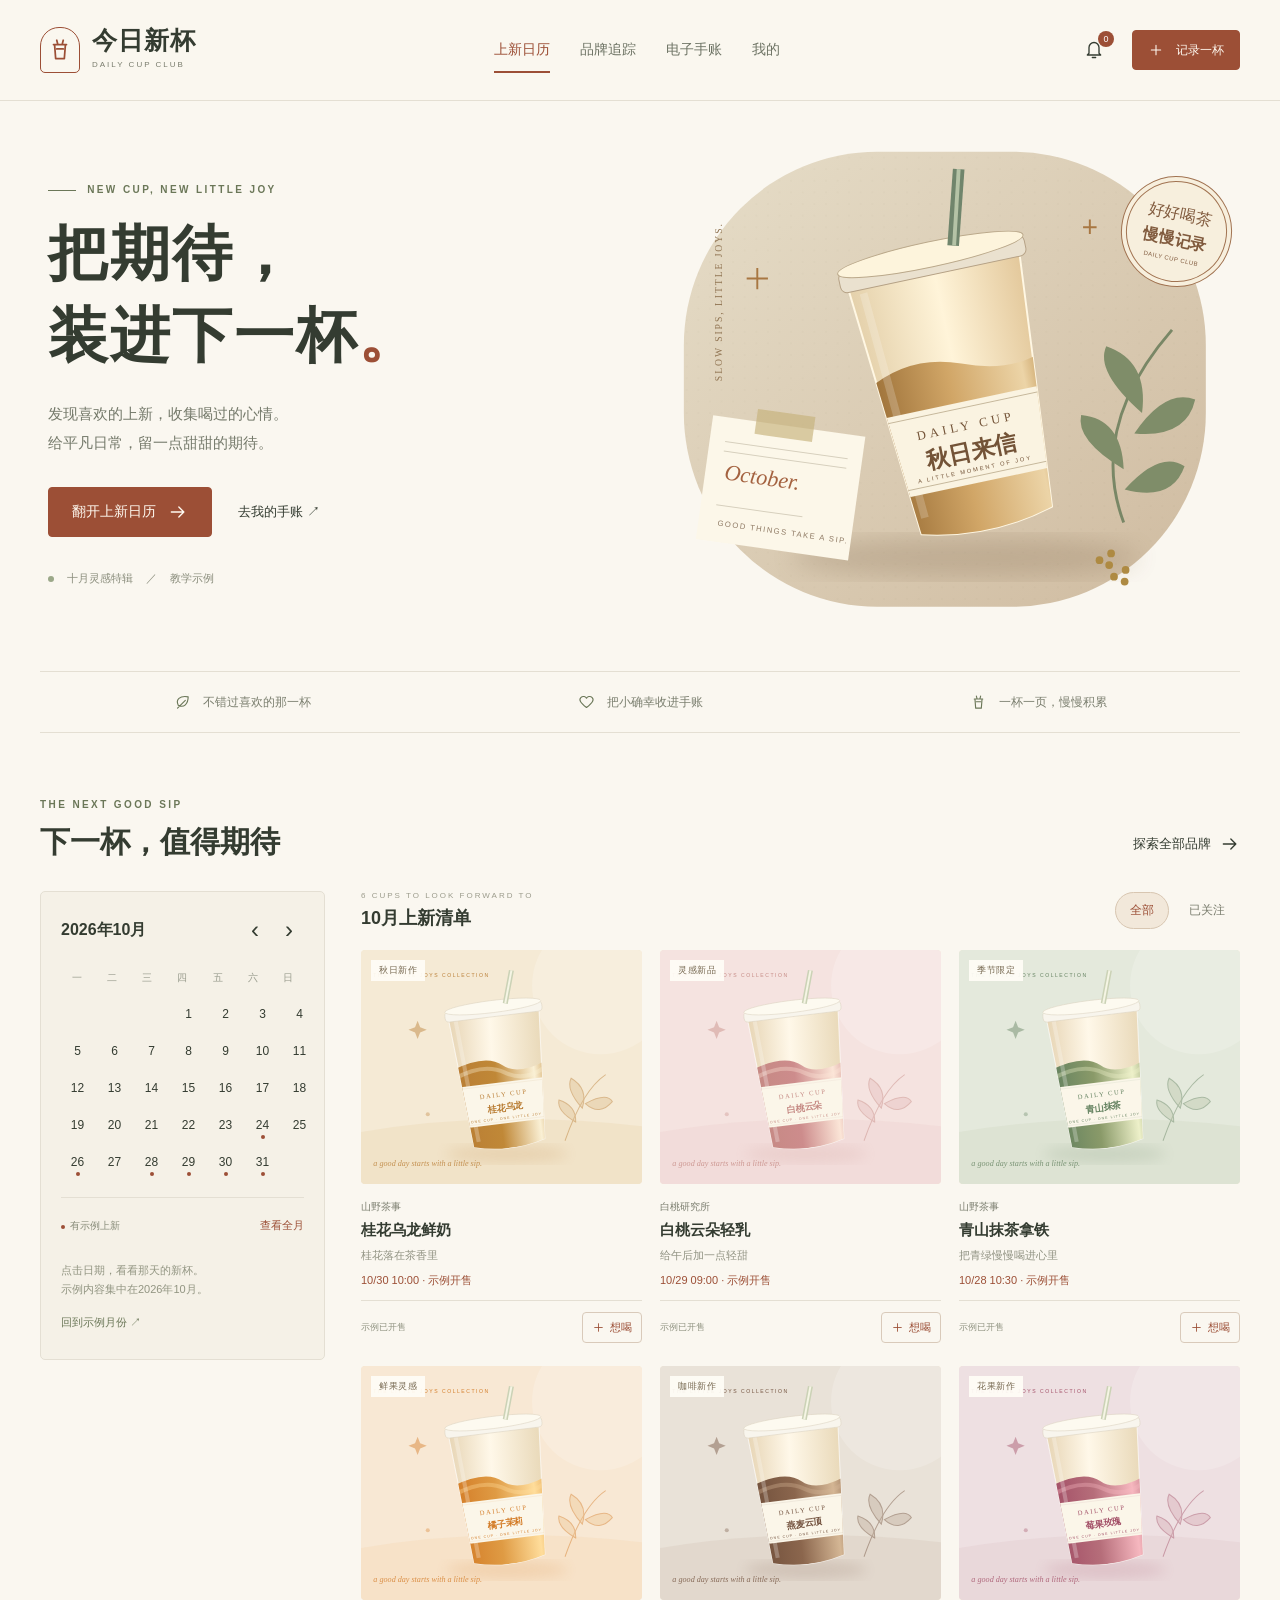
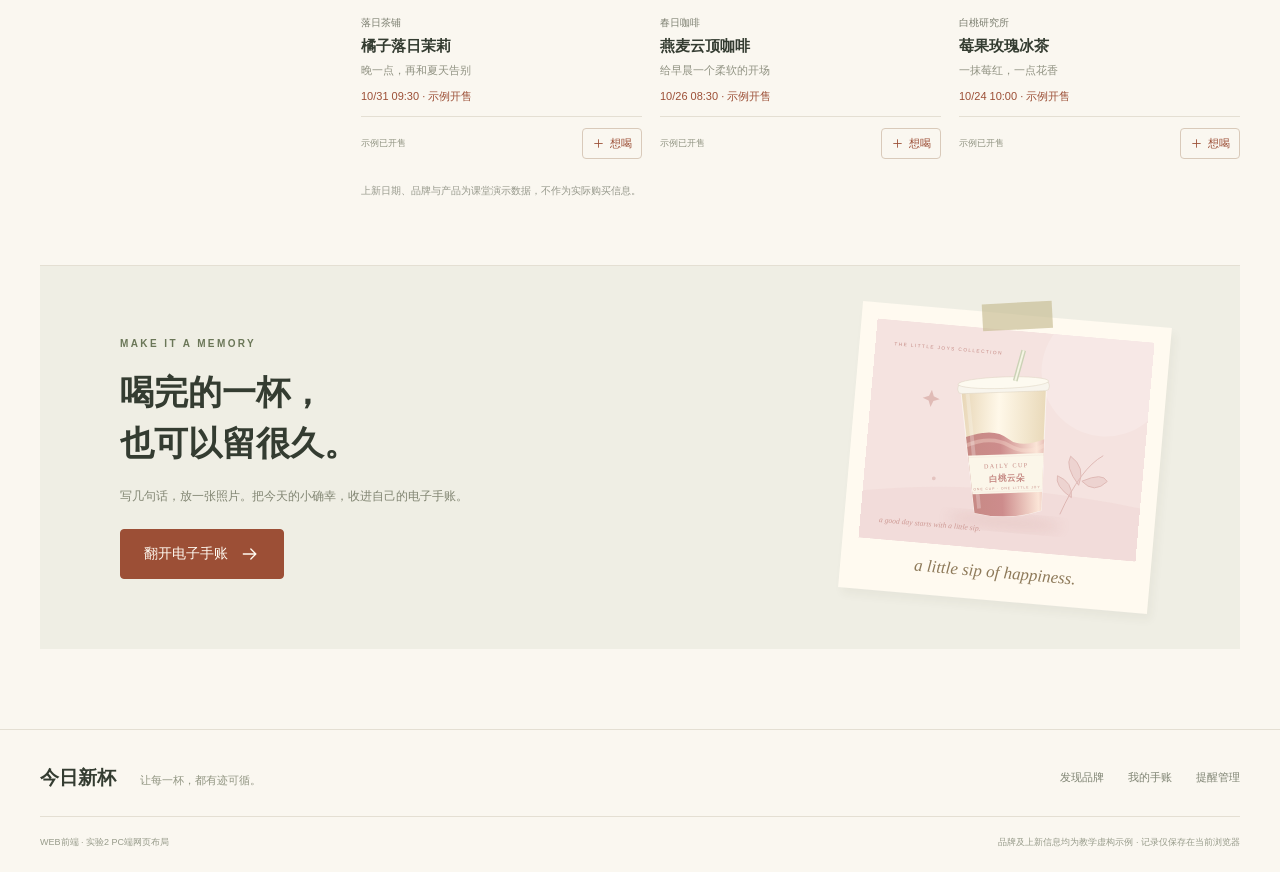
<file: index.html>
<!DOCTYPE html>
<html lang="zh-CN">
<head>
<meta charset="utf-8">
<meta name="viewport" content="width=device-width, initial-scale=1">
<meta name="description" content="今日新杯：发现新杯、关注品牌、记录一杯日常。Web前端实验2课程作品，使用虚构教学数据。">
<meta name="theme-color" content="#f8f5ee">
<title>上新日历 · 今日新杯</title>
<link rel="icon" type="image/svg+xml" href="res/favicon.svg">
<link rel="stylesheet" href="css/main.css">
<script src="js/data.js" defer>
</script>
<script src="js/app.js" defer>
</script>
</head>
<body data-page="index">
<a class="skip-link" href="#main">跳到主要内容</a>
    <header class="site-header">
<div class="container header-inner">
      <a class="wordmark" href="index.html" aria-label="今日新杯，返回首页">
<span class="brand-mark">
<svg class="icon " viewBox="0 0 24 24" aria-hidden="true" fill="none" stroke="currentColor" stroke-width="1.6" stroke-linecap="round" stroke-linejoin="round">
<path d="M7 7h10l-1 13H8L7 7Zm-1 0h12M9 3l1 4m5-4-1 4M9 11h6"/>
</svg>
</span>
<span>今日新杯<small>DAILY CUP CLUB</small>
</span>
</a>
      <nav class="main-nav" aria-label="主导航">
<a href="index.html" class="active" aria-current="page">上新日历</a>
<a href="brands.html">品牌追踪</a>
<a href="journal.html">电子手账</a>
<a href="profile.html">我的</a>
</nav>
      <div class="header-actions">
<a class="reminder-link" href="reminders.html" aria-label="提醒管理">
<svg class="icon " viewBox="0 0 24 24" aria-hidden="true" fill="none" stroke="currentColor" stroke-width="1.6" stroke-linecap="round" stroke-linejoin="round">
<path d="M6 9a6 6 0 0 1 12 0v7l2 2H4l2-2V9Zm4 12h4"/>
</svg>
<span class="count-badge" data-reminder-count>0</span>
</a>
<a class="button small" href="journal.html?new=1">
<svg class="icon " viewBox="0 0 24 24" aria-hidden="true" fill="none" stroke="currentColor" stroke-width="1.6" stroke-linecap="round" stroke-linejoin="round">
<path d="M12 5v14M5 12h14"/>
</svg>记录一杯</a>
</div>
    </div>
</header>
<main id="main">
<section class="hero container">
<div class="hero-copy">
<p class="eyebrow">
<span class="tiny-line">
</span> NEW CUP, NEW LITTLE JOY</p>
<h1>把期待，<br>装进下一杯<span class="title-dot">。</span>
</h1>
<p>发现喜欢的上新，收集喝过的心情。<br>给平凡日常，留一点甜甜的期待。</p>
<div class="hero-buttons">
<a class="button" href="#calendar-section">翻开上新日历 <svg class="icon " viewBox="0 0 24 24" aria-hidden="true" fill="none" stroke="currentColor" stroke-width="1.6" stroke-linecap="round" stroke-linejoin="round">
<path d="M4 12h15m-6-6 6 6-6 6"/>
</svg>
</a>
<a class="text-link" href="journal.html">去我的手账 ↗</a>
</div>
<div class="hero-footnote">
<span class="sample-dot">
</span>十月灵感特辑 <span>／</span> 教学示例</div>
</div>
<div class="hero-visual">
<img src="res/hero.svg" width="600" height="500" alt="原创秋日茶饮插画：奶茶杯、桂花与手账贴纸">
<div class="hero-stamp">好好喝茶<br>
<b>慢慢记录</b>
<span>DAILY CUP CLUB</span>
</div>
</div>
</section>
<div class="container intro-ribbon">
<span>
<svg class="icon " viewBox="0 0 24 24" aria-hidden="true" fill="none" stroke="currentColor" stroke-width="1.6" stroke-linecap="round" stroke-linejoin="round">
<path d="M20 4C8 2 2 8 6 16c8 4 14-2 14-12ZM5 20 16 9"/>
</svg> 不错过喜欢的那一杯</span>
<span>
<svg class="icon " viewBox="0 0 24 24" aria-hidden="true" fill="none" stroke="currentColor" stroke-width="1.6" stroke-linecap="round" stroke-linejoin="round">
<path d="M20 5c-3-3-7-1-8 1-1-2-5-4-8-1s-1 7 8 14c9-7 11-11 8-14Z"/>
</svg> 把小确幸收进手账</span>
<span>
<svg class="icon " viewBox="0 0 24 24" aria-hidden="true" fill="none" stroke="currentColor" stroke-width="1.6" stroke-linecap="round" stroke-linejoin="round">
<path d="M7 7h10l-1 13H8L7 7Zm-1 0h12M9 3l1 4m5-4-1 4M9 11h6"/>
</svg> 一杯一页，慢慢积累</span>
</div>
<section id="calendar-section" class="container section">
<div class="section-heading">
<div>
<p class="eyebrow">THE NEXT GOOD SIP</p>
<h2>下一杯，值得期待</h2>
</div>
<a class="text-link" href="brands.html">探索全部品牌 <svg class="icon " viewBox="0 0 24 24" aria-hidden="true" fill="none" stroke="currentColor" stroke-width="1.6" stroke-linecap="round" stroke-linejoin="round">
<path d="M4 12h15m-6-6 6 6-6 6"/>
</svg>
</a>
</div>
<div class="calendar-layout">
<aside class="calendar-panel">
<div class="calendar-heading">
<h3 id="calendar-title">2026年10月</h3>
<div>
<button id="prev-month" class="icon-button" aria-label="上个月">‹</button>
<button id="next-month" class="icon-button" aria-label="下个月">›</button>
</div>
</div>
<div class="calendar-week" aria-hidden="true">
<span>一</span>
<span>二</span>
<span>三</span>
<span>四</span>
<span>五</span>
<span>六</span>
<span>日</span>
</div>
<div id="calendar-days" class="calendar-days" aria-label="上新日期">
</div>
<div class="calendar-legend">
<span>
<i>
</i>有示例上新</span>
<button id="clear-date" class="text-link" type="button">查看全月</button>
</div>
<div class="calendar-note">点击日期，看看那天的新杯。<br>示例内容集中在2026年10月。</div>
<button id="demo-month" class="text-link" type="button">回到示例月份 ↗</button>
</aside>
<div class="releases-panel">
<div class="release-toolbar">
<div>
<span class="overline" id="release-subtitle">OCTOBER COLLECTION</span>
<h3 id="release-title">十月上新清单</h3>
</div>
<div class="filter-pills" role="group" aria-label="上新筛选">
<button class="active" data-release-filter="all" aria-pressed="true">全部</button>
<button data-release-filter="followed" aria-pressed="false">已关注</button>
</div>
</div>
<div id="release-grid" class="release-grid">
</div>
<p class="data-note">上新日期、品牌与产品为课堂演示数据，不作为实际购买信息。</p>
</div>
</div>
</section>
<section class="container journal-invitation">
<div>
<p class="eyebrow">MAKE IT A MEMORY</p>
<h2>喝完的一杯，<br>也可以留很久。</h2>
<p>写几句话，放一张照片。把今天的小确幸，收进自己的电子手账。</p>
<a class="button" href="journal.html">翻开电子手账 <svg class="icon " viewBox="0 0 24 24" aria-hidden="true" fill="none" stroke="currentColor" stroke-width="1.6" stroke-linecap="round" stroke-linejoin="round">
<path d="M4 12h15m-6-6 6 6-6 6"/>
</svg>
</a>
</div>
<div class="invitation-art">
<span class="tape">
</span>
<img src="res/cup-rose.svg" width="300" height="250" alt="白桃茶饮的原创手账插画" loading="lazy">
<span class="hand-note">a little sip of happiness.</span>
</div>
</section>
</main>
<footer class="site-footer">
<div class="container footer-main">
<a class="footer-logo" href="index.html">今日新杯 <span>让每一杯，都有迹可循。</span>
</a>
<div>
<a href="brands.html">发现品牌</a>
<a href="journal.html">我的手账</a>
<a href="reminders.html">提醒管理</a>
</div>
</div>
<div class="container footer-meta">
<span>WEB前端 · 实验2 PC端网页布局</span>
<span>品牌及上新信息均为教学虚构示例 · 记录仅保存在当前浏览器</span>
</div>
</footer>
<dialog id="entry-dialog" class="modal" aria-labelledby="entry-dialog-title">
 <form id="entry-form" class="entry-form">
  <div class="modal-heading">
<div>
<p class="eyebrow">A NEW PAGE</p>
<h2 id="entry-dialog-title">记下这一杯</h2>
</div>
<button type="button" class="icon-button" data-close-dialog aria-label="关闭记录窗口">
<svg class="icon " viewBox="0 0 24 24" aria-hidden="true" fill="none" stroke="currentColor" stroke-width="1.6" stroke-linecap="round" stroke-linejoin="round">
<path d="m6 6 12 12M6 18 18 6"/>
</svg>
</button>
</div>
  <p class="muted">留住味道，也留住今天的心情。</p>
  <input type="hidden" name="recordId">
  <div class="form-row">
<label>饮品名称<input name="title" required maxlength="40" placeholder="例如：桂花乌龙鲜奶">
</label>
<label>品牌<input name="brand" required maxlength="24" placeholder="这杯来自哪里">
</label>
</div>
  <div class="form-row">
<label>记录日期<input type="date" name="date" required min="2000-01-01" max="2100-12-31">
</label>
<label>心情<select name="mood">
<option value="开心">开心</option>
<option value="治愈">治愈</option>
<option value="满足">满足</option>
<option value="平静">平静</option>
</select>
</label>
</div>
  <label>一杯小记<textarea name="note" rows="3" maxlength="300" placeholder="今天这杯，有什么值得记住的？">
</textarea>
</label>
  <label class="upload-label">
<svg class="icon " viewBox="0 0 24 24" aria-hidden="true" fill="none" stroke="currentColor" stroke-width="1.6" stroke-linecap="round" stroke-linejoin="round">
<rect x="3" y="5" width="18" height="15" rx="3"/>
<circle cx="8" cy="10" r="1"/>
<path d="m4 18 5-5 4 4 4-6 4 6"/>
</svg>
<span>添加照片 <small>JPG / PNG / WebP，最大8MB</small>
</span>
<input id="entry-photo" type="file" accept="image/jpeg,image/png,image/webp">
</label>
  <img id="photo-preview" class="photo-preview" alt="待保存的手账照片预览" hidden>
  <p class="form-help">手动填写，照片与文字仅保存在当前浏览器。本实验未接入AI识别。</p>
  <p id="form-error" class="form-error" role="alert" hidden>
</p>
  <div class="modal-actions">
<button type="button" class="button secondary" data-close-dialog>取消</button>
<button class="button" type="submit">保存这一杯 <svg class="icon " viewBox="0 0 24 24" aria-hidden="true" fill="none" stroke="currentColor" stroke-width="1.6" stroke-linecap="round" stroke-linejoin="round">
<path d="M4 12h15m-6-6 6 6-6 6"/>
</svg>
</button>
</div>
 </form>
</dialog>
<dialog id="confirm-dialog" class="modal compact" aria-labelledby="confirm-title">
<form method="dialog">
<p class="eyebrow">PLEASE CONFIRM</p>
<h2 id="confirm-title">确认操作</h2>
<p id="confirm-description" class="muted">
</p>
<div class="modal-actions">
<button class="button secondary" value="cancel">取消</button>
<button class="button" value="confirm">确认</button>
</div>
</form>
</dialog>
<div id="toast" class="toast" role="status" aria-live="polite" hidden>
</div>
<noscript>
<p class="noscript">请启用JavaScript以使用日历筛选和本地手账，页面导航仍可直接使用。</p>
</noscript>
</body>
</html>
</file>
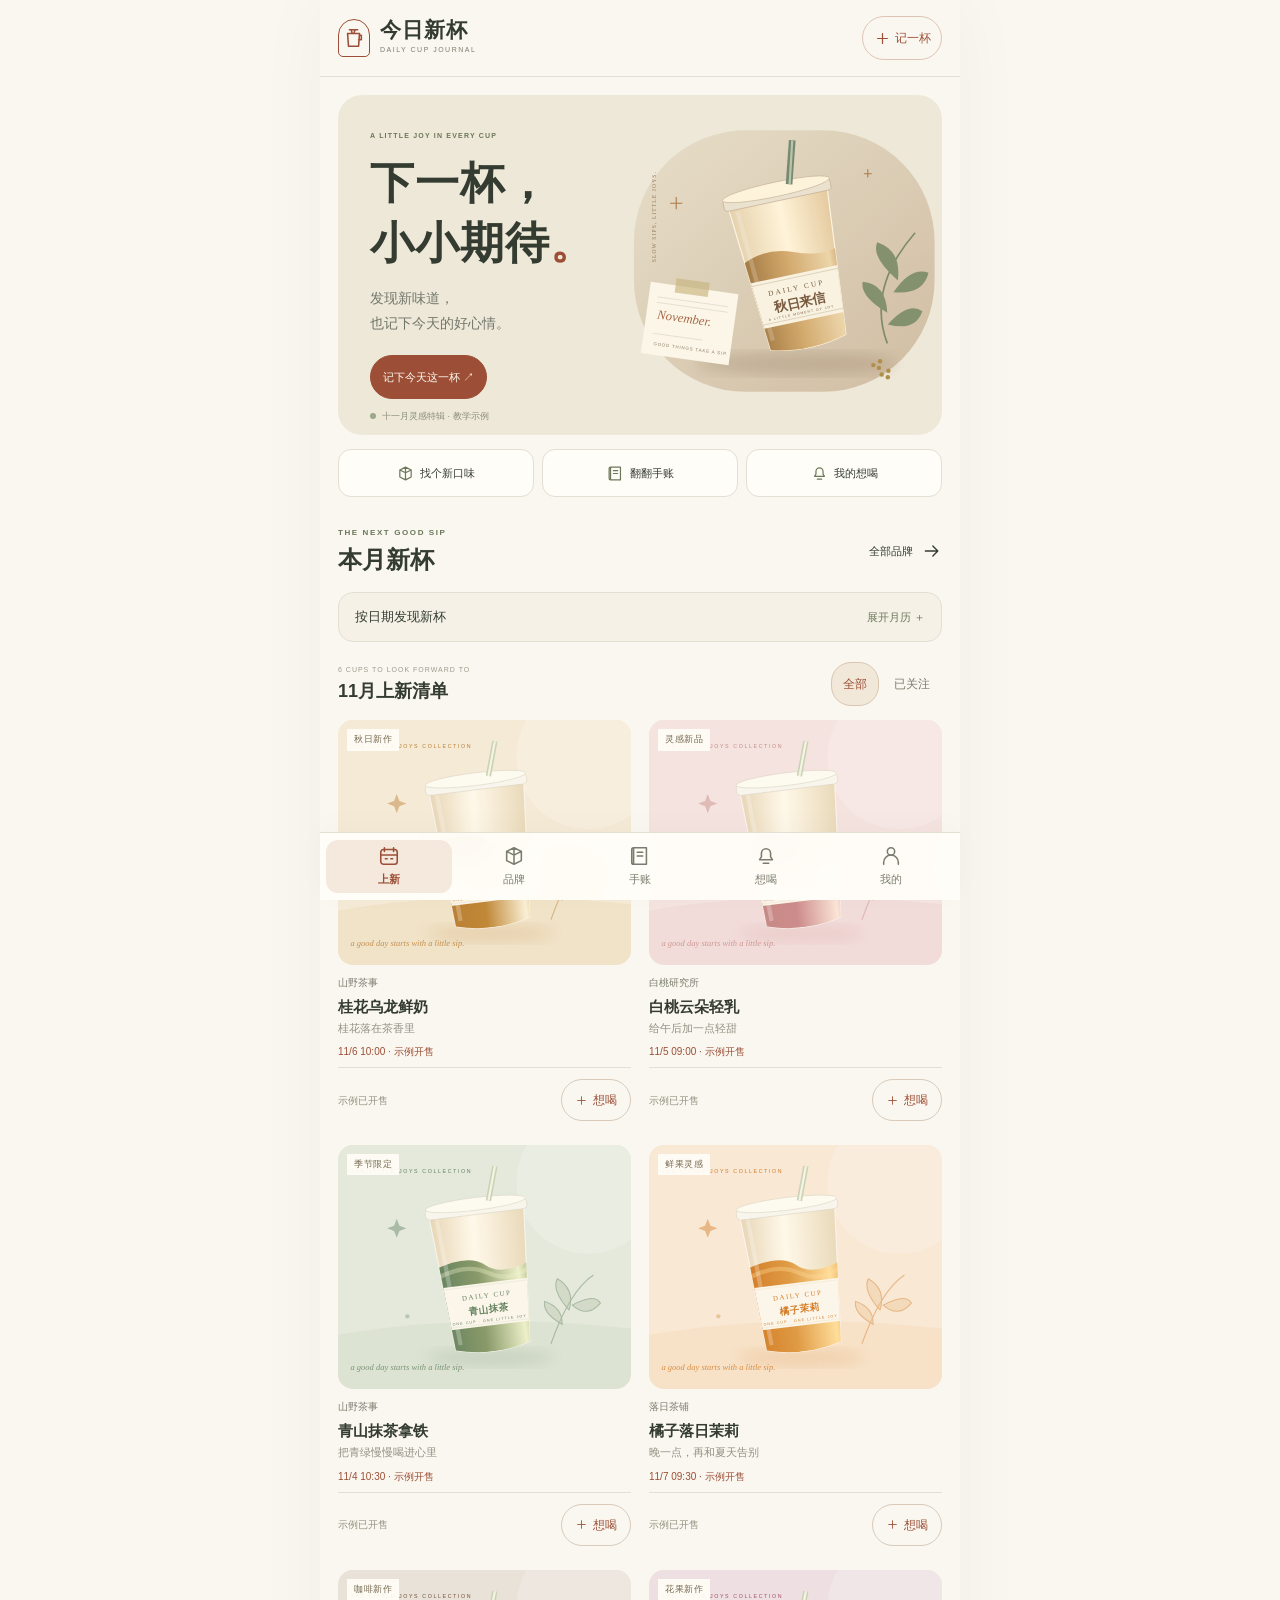
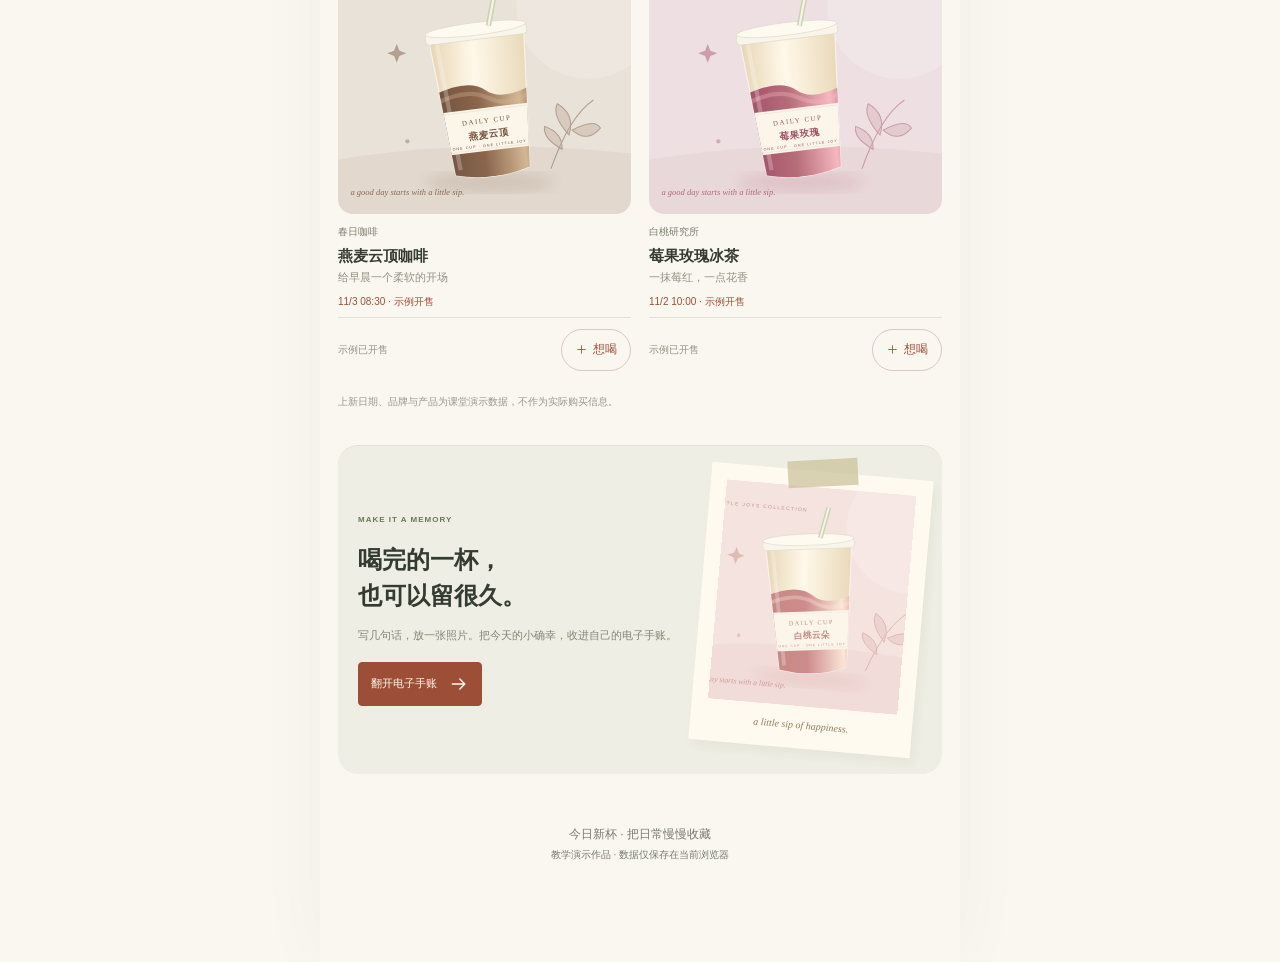
<file: mobile/index.html>
<!DOCTYPE html>
<html lang="zh-CN">
<head>
<meta charset="utf-8">
<meta name="viewport" content="width=device-width, initial-scale=1, viewport-fit=cover">
<meta name="description" content="今日新杯：发现新杯、关注品牌、记录一杯日常。Web前端实验3移动端课程作品，使用虚构教学数据。">
<meta name="theme-color" content="#f8f5ee">
<title>上新日历 · 今日新杯 · 移动端</title>
<link rel="icon" type="image/svg+xml" href="res/favicon.svg">
<link rel="stylesheet" href="css/main.css">
<link rel="stylesheet" href="css/mobile.css">
<script src="js/data.js" defer>
</script>
<script src="js/app.js" defer>
</script>
</head>
<body data-page="index">
<a class="skip-link" href="#main">跳到主要内容</a>
    <header class="site-header"><div class="container header-inner">
    <a class="wordmark" href="index.html" aria-label="今日新杯，返回首页"><span class="brand-mark"><svg class="icon" viewBox="0 0 24 24" fill="none" stroke="currentColor" stroke-width="1.7" stroke-linecap="round" stroke-linejoin="round" aria-hidden="true"><path d="M5 7h13l-1 14H6L5 7Zm2-4h9M9 3l1 4m3-4-1 4M18 9h2v5h-3"/></svg></span><span>今日新杯<small>DAILY CUP JOURNAL</small></span></a>
    <a class="header-save" href="journal.html?new=1" aria-label="记录一杯"><svg class="icon" viewBox="0 0 24 24" fill="none" stroke="currentColor" stroke-width="1.7" stroke-linecap="round" stroke-linejoin="round" aria-hidden="true"><path d="M12 5v14M5 12h14"/></svg><span>记一杯</span></a></div></header>
<main id="main">
<section class="hero container"><div class="hero-copy"><p class="eyebrow">A LITTLE JOY IN EVERY CUP</p><h1>下一杯，<br>小小期待<span class="title-dot">。</span></h1><p>发现新味道，<br>也记下今天的好心情。</p><a class="button" href="journal.html?new=1">记下今天这一杯 ↗</a></div><div class="hero-visual"><img src="res/hero.svg" width="600" height="500" alt="原创秋日茶饮与手账插画"></div><div class="hero-footnote"><span class="sample-dot"></span>十一月灵感特辑 · 教学示例</div></section>
<div class="mobile-shortcuts container"><a href="brands.html"><svg class="icon" viewBox="0 0 24 24" fill="none" stroke="currentColor" stroke-width="1.7" stroke-linecap="round" stroke-linejoin="round" aria-hidden="true"><path d="m12 3 8 4v10l-8 4-8-4V7l8-4Zm0 0v18M4 7l8 4 8-4"/></svg><span>找个新口味</span></a><a href="journal.html"><svg class="icon" viewBox="0 0 24 24" fill="none" stroke="currentColor" stroke-width="1.7" stroke-linecap="round" stroke-linejoin="round" aria-hidden="true"><path d="M5 3h14v18H5a2 2 0 0 1-2-2V5a2 2 0 0 1 2-2Zm0 0v18m4-13h6m-6 4h6"/></svg><span>翻翻手账</span></a><a href="reminders.html"><svg class="icon" viewBox="0 0 24 24" fill="none" stroke="currentColor" stroke-width="1.7" stroke-linecap="round" stroke-linejoin="round" aria-hidden="true"><path d="M5 16h14l-2-3V9a5 5 0 0 0-10 0v4l-2 3Zm4 4h6"/></svg><span>我的想喝</span></a></div>
<section id="calendar-section" class="container section">
<div class="section-heading">
<div>
<p class="eyebrow">THE NEXT GOOD SIP</p>
<h2>本月新杯</h2>
</div>
<a class="text-link" href="brands.html">全部品牌 <svg class="icon " viewBox="0 0 24 24" aria-hidden="true" fill="none" stroke="currentColor" stroke-width="1.6" stroke-linecap="round" stroke-linejoin="round">
<path d="M4 12h15m-6-6 6 6-6 6"/>
</svg>
</a>
</div>
<div class="calendar-layout">
<details class="calendar-disclosure"><summary>按日期发现新杯 <span>展开月历 ＋</span></summary><aside class="calendar-panel">
<div class="calendar-heading">
<h3 id="calendar-title">2026年11月</h3>
<div>
<button id="prev-month" class="icon-button" aria-label="上个月">‹</button>
<button id="next-month" class="icon-button" aria-label="下个月">›</button>
</div>
</div>
<div class="calendar-week" aria-hidden="true">
<span>一</span>
<span>二</span>
<span>三</span>
<span>四</span>
<span>五</span>
<span>六</span>
<span>日</span>
</div>
<div id="calendar-days" class="calendar-days" aria-label="上新日期">
</div>
<div class="calendar-legend">
<span>
<i>
</i>有示例上新</span>
<button id="clear-date" class="text-link" type="button">查看全月</button>
</div>
<div class="calendar-note">点击日期，看看那天的新杯。<br>示例内容集中在2026年11月。</div>
<button id="demo-month" class="text-link" type="button">回到示例月份 ↗</button>
</aside></details>
<div class="releases-panel">
<div class="release-toolbar">
<div>
<span class="overline" id="release-subtitle">OCTOBER COLLECTION</span>
<h3 id="release-title">十一月上新清单</h3>
</div>
<div class="filter-pills" role="group" aria-label="上新筛选">
<button class="active" data-release-filter="all" aria-pressed="true">全部</button>
<button data-release-filter="followed" aria-pressed="false">已关注</button>
</div>
</div>
<div id="release-grid" class="release-grid">
</div>
<p class="data-note">上新日期、品牌与产品为课堂演示数据，不作为实际购买信息。</p>
</div>
</div>
</section>
<section class="container journal-invitation">
<div>
<p class="eyebrow">MAKE IT A MEMORY</p>
<h2>喝完的一杯，<br>也可以留很久。</h2>
<p>写几句话，放一张照片。把今天的小确幸，收进自己的电子手账。</p>
<a class="button" href="journal.html">翻开电子手账 <svg class="icon " viewBox="0 0 24 24" aria-hidden="true" fill="none" stroke="currentColor" stroke-width="1.6" stroke-linecap="round" stroke-linejoin="round">
<path d="M4 12h15m-6-6 6 6-6 6"/>
</svg>
</a>
</div>
<div class="invitation-art">
<span class="tape">
</span>
<img src="res/cup-rose.svg" width="300" height="250" alt="白桃茶饮的原创手账插画" loading="lazy">
<span class="hand-note">a little sip of happiness.</span>
</div>
</section>
</main>
<footer class="mobile-footer"><p>今日新杯 · 把日常慢慢收藏</p><small>教学演示作品 · 数据仅保存在当前浏览器</small></footer><nav class="bottom-nav" aria-label="主要导航"><a href="index.html" class="active" aria-current="page"><svg class="icon" viewBox="0 0 24 24" fill="none" stroke="currentColor" stroke-width="1.7" stroke-linecap="round" stroke-linejoin="round" aria-hidden="true"><rect x="3" y="5" width="18" height="16" rx="3"/><path d="M7 3v4m10-4v4M3 11h18m-13 4h2m4 0h2"/></svg><span>上新</span></a><a href="brands.html"><svg class="icon" viewBox="0 0 24 24" fill="none" stroke="currentColor" stroke-width="1.7" stroke-linecap="round" stroke-linejoin="round" aria-hidden="true"><path d="m12 3 8 4v10l-8 4-8-4V7l8-4Zm0 0v18M4 7l8 4 8-4"/></svg><span>品牌</span></a><a href="journal.html"><svg class="icon" viewBox="0 0 24 24" fill="none" stroke="currentColor" stroke-width="1.7" stroke-linecap="round" stroke-linejoin="round" aria-hidden="true"><path d="M5 3h14v18H5a2 2 0 0 1-2-2V5a2 2 0 0 1 2-2Zm0 0v18m4-13h6m-6 4h6"/></svg><span>手账</span></a><a href="reminders.html"><svg class="icon" viewBox="0 0 24 24" fill="none" stroke="currentColor" stroke-width="1.7" stroke-linecap="round" stroke-linejoin="round" aria-hidden="true"><path d="M5 16h14l-2-3V9a5 5 0 0 0-10 0v4l-2 3Zm4 4h6"/></svg><span>想喝</span></a><a href="profile.html"><svg class="icon" viewBox="0 0 24 24" fill="none" stroke="currentColor" stroke-width="1.7" stroke-linecap="round" stroke-linejoin="round" aria-hidden="true"><circle cx="12" cy="7" r="4"/><path d="M4 21v-2a8 8 0 0 1 16 0v2"/></svg><span>我的</span></a></nav>
<dialog id="entry-dialog" class="modal" aria-labelledby="entry-dialog-title">
 <form id="entry-form" class="entry-form">
  <div class="modal-heading">
<div>
<p class="eyebrow">A NEW PAGE</p>
<h2 id="entry-dialog-title">记下这一杯</h2>
</div>
<button type="button" class="icon-button" data-close-dialog aria-label="关闭记录窗口">
<svg class="icon " viewBox="0 0 24 24" aria-hidden="true" fill="none" stroke="currentColor" stroke-width="1.6" stroke-linecap="round" stroke-linejoin="round">
<path d="m6 6 12 12M6 18 18 6"/>
</svg>
</button>
</div>
  <p class="muted">留住味道，也留住今天的心情。</p>
  <input type="hidden" name="recordId">
  <div class="form-row">
<label>饮品名称<input name="title" required maxlength="40" placeholder="例如：桂花乌龙鲜奶">
</label>
<label>品牌<input name="brand" required maxlength="24" placeholder="这杯来自哪里">
</label>
</div>
  <div class="form-row">
<label>记录日期<input type="date" name="date" required min="2000-01-01" max="2100-12-31">
</label>
<label>心情<select name="mood">
<option value="开心">开心</option>
<option value="治愈">治愈</option>
<option value="满足">满足</option>
<option value="平静">平静</option>
</select>
</label>
</div>
  <label>一杯小记<textarea name="note" rows="3" maxlength="300" placeholder="今天这杯，有什么值得记住的？">
</textarea>
</label>
  <label class="upload-label">
<svg class="icon " viewBox="0 0 24 24" aria-hidden="true" fill="none" stroke="currentColor" stroke-width="1.6" stroke-linecap="round" stroke-linejoin="round">
<rect x="3" y="5" width="18" height="15" rx="3"/>
<circle cx="8" cy="10" r="1"/>
<path d="m4 18 5-5 4 4 4-6 4 6"/>
</svg>
<span>添加照片 <small>JPG / PNG / WebP，最大8MB</small>
</span>
<input id="entry-photo" type="file" accept="image/jpeg,image/png,image/webp">
</label>
  <img id="photo-preview" class="photo-preview" alt="待保存的手账照片预览" hidden>
  <p class="form-help">手动填写，照片与文字仅保存在当前浏览器。本实验未接入AI识别。</p>
  <p id="form-error" class="form-error" role="alert" hidden>
</p>
  <div class="modal-actions">
<button type="button" class="button secondary" data-close-dialog>取消</button>
<button class="button" type="submit">保存这一杯 <svg class="icon " viewBox="0 0 24 24" aria-hidden="true" fill="none" stroke="currentColor" stroke-width="1.6" stroke-linecap="round" stroke-linejoin="round">
<path d="M4 12h15m-6-6 6 6-6 6"/>
</svg>
</button>
</div>
 </form>
</dialog>
<dialog id="confirm-dialog" class="modal compact" aria-labelledby="confirm-title">
<form method="dialog">
<p class="eyebrow">PLEASE CONFIRM</p>
<h2 id="confirm-title">确认操作</h2>
<p id="confirm-description" class="muted">
</p>
<div class="modal-actions">
<button class="button secondary" value="cancel">取消</button>
<button class="button" value="confirm">确认</button>
</div>
</form>
</dialog>
<div id="toast" class="toast" role="status" aria-live="polite" hidden>
</div>
<noscript>
<p class="noscript">请启用JavaScript以使用日历筛选和本地手账，页面导航仍可直接使用。</p>
</noscript>
</body>
</html>
</file>
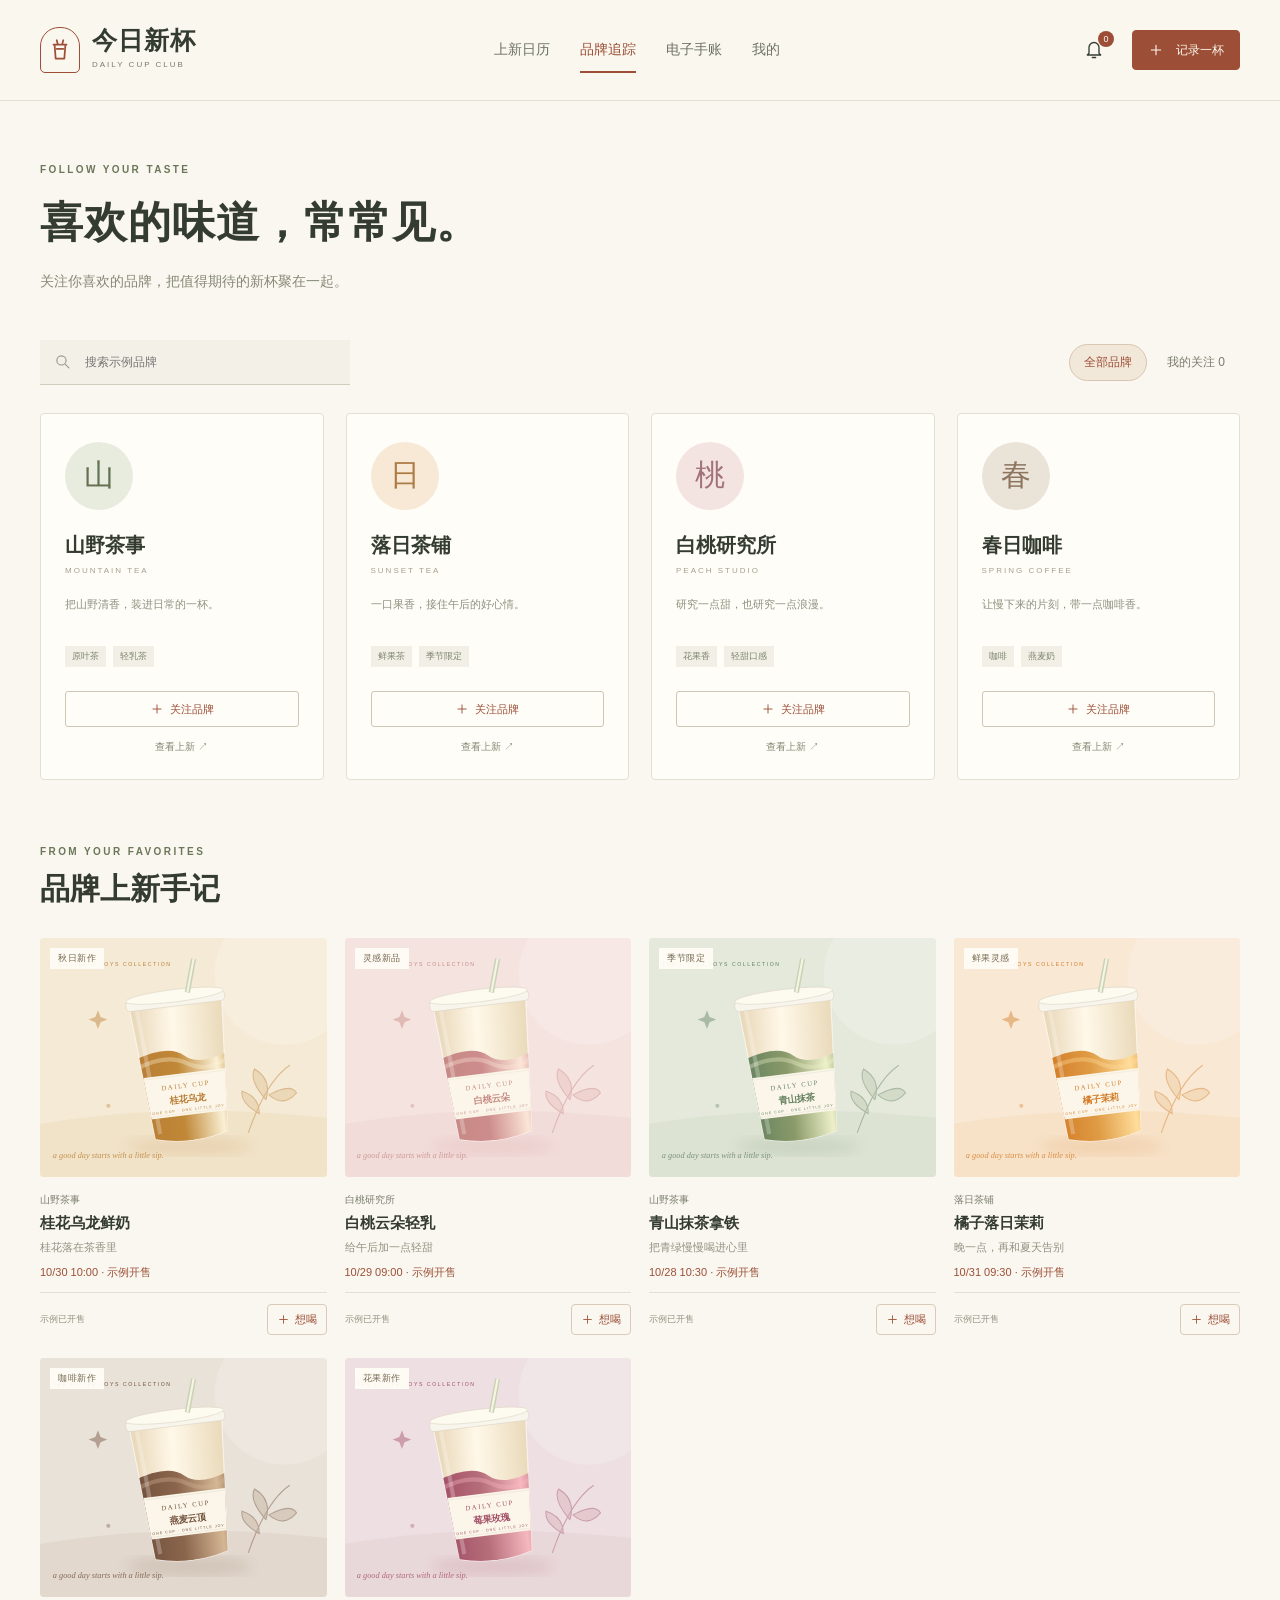
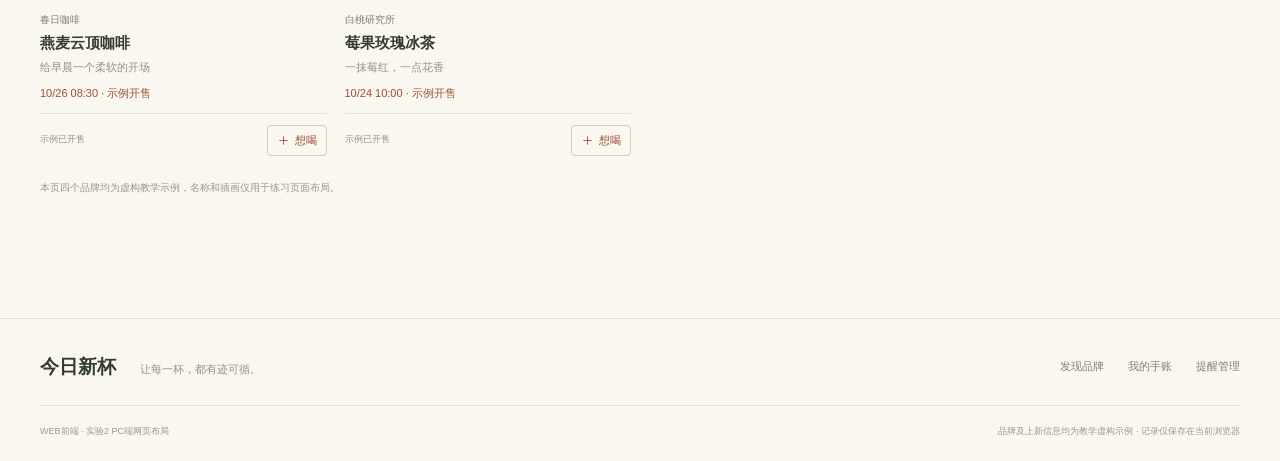
<file: brands.html>
<!DOCTYPE html>
<html lang="zh-CN">
<head>
<meta charset="utf-8">
<meta name="viewport" content="width=device-width, initial-scale=1">
<meta name="description" content="今日新杯：发现新杯、关注品牌、记录一杯日常。Web前端实验2课程作品，使用虚构教学数据。">
<meta name="theme-color" content="#f8f5ee">
<title>品牌追踪 · 今日新杯</title>
<link rel="icon" type="image/svg+xml" href="res/favicon.svg">
<link rel="stylesheet" href="css/main.css">
<script src="js/data.js" defer>
</script>
<script src="js/app.js" defer>
</script>
</head>
<body data-page="brands">
<a class="skip-link" href="#main">跳到主要内容</a>
    <header class="site-header">
<div class="container header-inner">
      <a class="wordmark" href="index.html" aria-label="今日新杯，返回首页">
<span class="brand-mark">
<svg class="icon " viewBox="0 0 24 24" aria-hidden="true" fill="none" stroke="currentColor" stroke-width="1.6" stroke-linecap="round" stroke-linejoin="round">
<path d="M7 7h10l-1 13H8L7 7Zm-1 0h12M9 3l1 4m5-4-1 4M9 11h6"/>
</svg>
</span>
<span>今日新杯<small>DAILY CUP CLUB</small>
</span>
</a>
      <nav class="main-nav" aria-label="主导航">
<a href="index.html">上新日历</a>
<a href="brands.html" class="active" aria-current="page">品牌追踪</a>
<a href="journal.html">电子手账</a>
<a href="profile.html">我的</a>
</nav>
      <div class="header-actions">
<a class="reminder-link" href="reminders.html" aria-label="提醒管理">
<svg class="icon " viewBox="0 0 24 24" aria-hidden="true" fill="none" stroke="currentColor" stroke-width="1.6" stroke-linecap="round" stroke-linejoin="round">
<path d="M6 9a6 6 0 0 1 12 0v7l2 2H4l2-2V9Zm4 12h4"/>
</svg>
<span class="count-badge" data-reminder-count>0</span>
</a>
<a class="button small" href="journal.html?new=1">
<svg class="icon " viewBox="0 0 24 24" aria-hidden="true" fill="none" stroke="currentColor" stroke-width="1.6" stroke-linecap="round" stroke-linejoin="round">
<path d="M12 5v14M5 12h14"/>
</svg>记录一杯</a>
</div>
    </div>
</header>
<main id="main">
<section class="page-intro container">
<div>
<p class="eyebrow">FOLLOW YOUR TASTE</p>
<h1>喜欢的味道，常常见。</h1>
<p class="intro-copy">关注你喜欢的品牌，把值得期待的新杯聚在一起。</p>
</div>
</section>
<section class="container section compact-section">
<div class="toolbar">
<label class="search-box">
<svg class="icon " viewBox="0 0 24 24" aria-hidden="true" fill="none" stroke="currentColor" stroke-width="1.6" stroke-linecap="round" stroke-linejoin="round">
<circle cx="10.5" cy="10.5" r="6.5"/>
<path d="m16 16 5 5"/>
</svg>
<input id="brand-search" type="search" maxlength="40" placeholder="搜索示例品牌" aria-label="搜索品牌">
</label>
<div class="filter-pills" role="group" aria-label="品牌范围">
<button class="active" data-brand-filter="all" aria-pressed="true">全部品牌</button>
<button data-brand-filter="followed" aria-pressed="false">我的关注 <span data-follow-count>0</span>
</button>
</div>
</div>
<div id="brand-grid" class="brand-grid">
</div>
<div class="section-heading brand-feed-heading">
<div>
<p class="eyebrow">FROM YOUR FAVORITES</p>
<h2 id="brand-feed-title">品牌上新手记</h2>
</div>
<button id="show-all-brands" class="text-link" type="button" hidden>查看全部品牌 ↗</button>
</div>
<div id="brand-release-grid" class="release-grid four-col">
</div>
<p class="data-note">本页四个品牌均为虚构教学示例，名称和插画仅用于练习页面布局。</p>
</section>
</main>
<footer class="site-footer">
<div class="container footer-main">
<a class="footer-logo" href="index.html">今日新杯 <span>让每一杯，都有迹可循。</span>
</a>
<div>
<a href="brands.html">发现品牌</a>
<a href="journal.html">我的手账</a>
<a href="reminders.html">提醒管理</a>
</div>
</div>
<div class="container footer-meta">
<span>WEB前端 · 实验2 PC端网页布局</span>
<span>品牌及上新信息均为教学虚构示例 · 记录仅保存在当前浏览器</span>
</div>
</footer>
<dialog id="entry-dialog" class="modal" aria-labelledby="entry-dialog-title">
 <form id="entry-form" class="entry-form">
  <div class="modal-heading">
<div>
<p class="eyebrow">A NEW PAGE</p>
<h2 id="entry-dialog-title">记下这一杯</h2>
</div>
<button type="button" class="icon-button" data-close-dialog aria-label="关闭记录窗口">
<svg class="icon " viewBox="0 0 24 24" aria-hidden="true" fill="none" stroke="currentColor" stroke-width="1.6" stroke-linecap="round" stroke-linejoin="round">
<path d="m6 6 12 12M6 18 18 6"/>
</svg>
</button>
</div>
  <p class="muted">留住味道，也留住今天的心情。</p>
  <input type="hidden" name="recordId">
  <div class="form-row">
<label>饮品名称<input name="title" required maxlength="40" placeholder="例如：桂花乌龙鲜奶">
</label>
<label>品牌<input name="brand" required maxlength="24" placeholder="这杯来自哪里">
</label>
</div>
  <div class="form-row">
<label>记录日期<input type="date" name="date" required min="2000-01-01" max="2100-12-31">
</label>
<label>心情<select name="mood">
<option value="开心">开心</option>
<option value="治愈">治愈</option>
<option value="满足">满足</option>
<option value="平静">平静</option>
</select>
</label>
</div>
  <label>一杯小记<textarea name="note" rows="3" maxlength="300" placeholder="今天这杯，有什么值得记住的？">
</textarea>
</label>
  <label class="upload-label">
<svg class="icon " viewBox="0 0 24 24" aria-hidden="true" fill="none" stroke="currentColor" stroke-width="1.6" stroke-linecap="round" stroke-linejoin="round">
<rect x="3" y="5" width="18" height="15" rx="3"/>
<circle cx="8" cy="10" r="1"/>
<path d="m4 18 5-5 4 4 4-6 4 6"/>
</svg>
<span>添加照片 <small>JPG / PNG / WebP，最大8MB</small>
</span>
<input id="entry-photo" type="file" accept="image/jpeg,image/png,image/webp">
</label>
  <img id="photo-preview" class="photo-preview" alt="待保存的手账照片预览" hidden>
  <p class="form-help">手动填写，照片与文字仅保存在当前浏览器。本实验未接入AI识别。</p>
  <p id="form-error" class="form-error" role="alert" hidden>
</p>
  <div class="modal-actions">
<button type="button" class="button secondary" data-close-dialog>取消</button>
<button class="button" type="submit">保存这一杯 <svg class="icon " viewBox="0 0 24 24" aria-hidden="true" fill="none" stroke="currentColor" stroke-width="1.6" stroke-linecap="round" stroke-linejoin="round">
<path d="M4 12h15m-6-6 6 6-6 6"/>
</svg>
</button>
</div>
 </form>
</dialog>
<dialog id="confirm-dialog" class="modal compact" aria-labelledby="confirm-title">
<form method="dialog">
<p class="eyebrow">PLEASE CONFIRM</p>
<h2 id="confirm-title">确认操作</h2>
<p id="confirm-description" class="muted">
</p>
<div class="modal-actions">
<button class="button secondary" value="cancel">取消</button>
<button class="button" value="confirm">确认</button>
</div>
</form>
</dialog>
<div id="toast" class="toast" role="status" aria-live="polite" hidden>
</div>
<noscript>
<p class="noscript">请启用JavaScript以使用日历筛选和本地手账，页面导航仍可直接使用。</p>
</noscript>
</body>
</html>
</file>
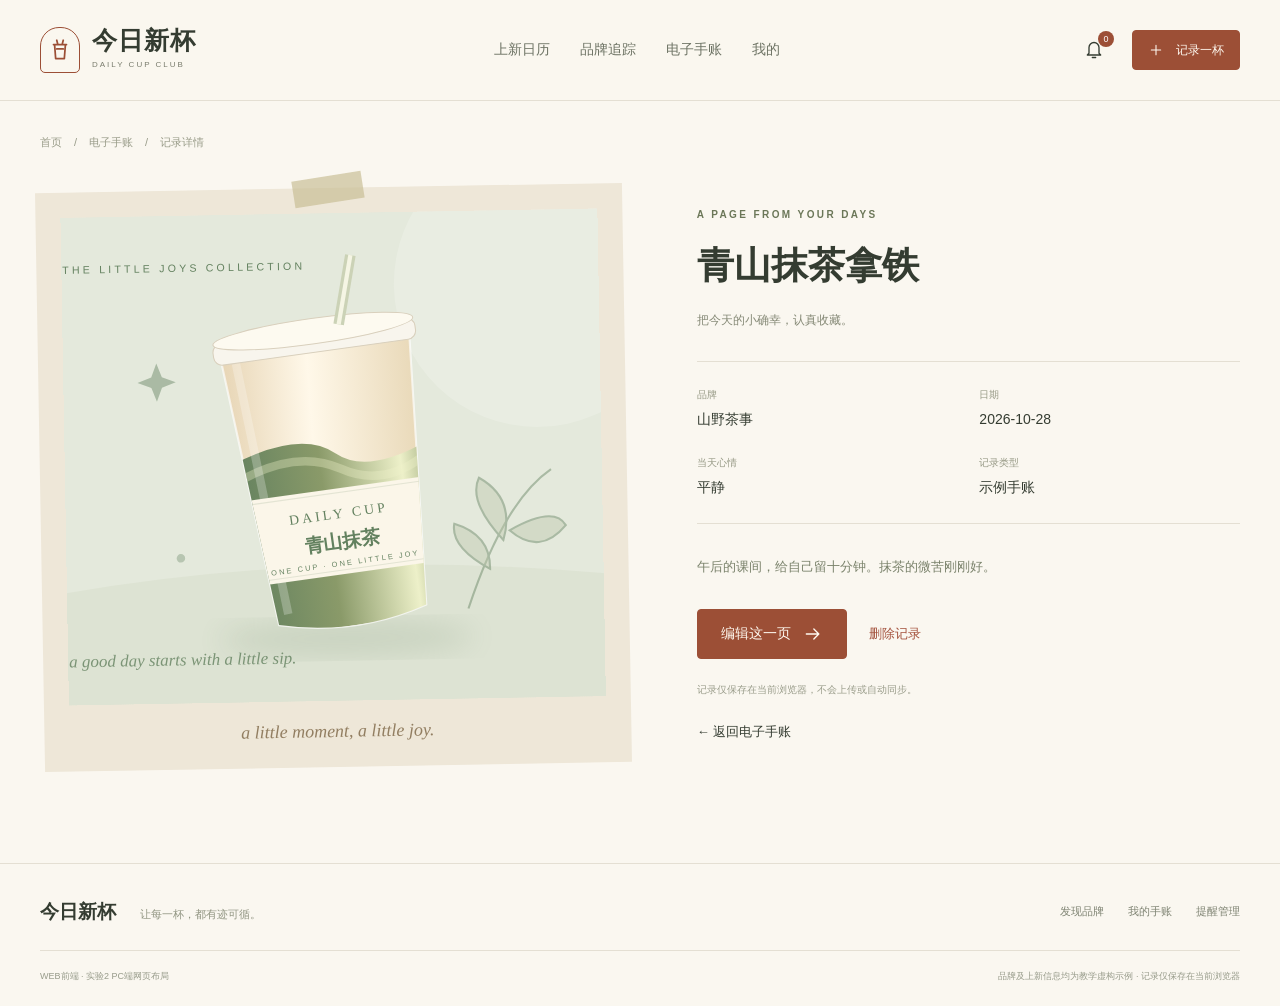
<file: detail.html>
<!DOCTYPE html>
<html lang="zh-CN">
<head>
<meta charset="utf-8">
<meta name="viewport" content="width=device-width, initial-scale=1">
<meta name="description" content="今日新杯：发现新杯、关注品牌、记录一杯日常。Web前端实验2课程作品，使用虚构教学数据。">
<meta name="theme-color" content="#f8f5ee">
<title>记录与上新详情 · 今日新杯</title>
<link rel="icon" type="image/svg+xml" href="res/favicon.svg">
<link rel="stylesheet" href="css/main.css">
<script src="js/data.js" defer>
</script>
<script src="js/app.js" defer>
</script>
</head>
<body data-page="detail">
<a class="skip-link" href="#main">跳到主要内容</a>
    <header class="site-header">
<div class="container header-inner">
      <a class="wordmark" href="index.html" aria-label="今日新杯，返回首页">
<span class="brand-mark">
<svg class="icon " viewBox="0 0 24 24" aria-hidden="true" fill="none" stroke="currentColor" stroke-width="1.6" stroke-linecap="round" stroke-linejoin="round">
<path d="M7 7h10l-1 13H8L7 7Zm-1 0h12M9 3l1 4m5-4-1 4M9 11h6"/>
</svg>
</span>
<span>今日新杯<small>DAILY CUP CLUB</small>
</span>
</a>
      <nav class="main-nav" aria-label="主导航">
<a href="index.html">上新日历</a>
<a href="brands.html">品牌追踪</a>
<a href="journal.html">电子手账</a>
<a href="profile.html">我的</a>
</nav>
      <div class="header-actions">
<a class="reminder-link" href="reminders.html" aria-label="提醒管理">
<svg class="icon " viewBox="0 0 24 24" aria-hidden="true" fill="none" stroke="currentColor" stroke-width="1.6" stroke-linecap="round" stroke-linejoin="round">
<path d="M6 9a6 6 0 0 1 12 0v7l2 2H4l2-2V9Zm4 12h4"/>
</svg>
<span class="count-badge" data-reminder-count>0</span>
</a>
<a class="button small" href="journal.html?new=1">
<svg class="icon " viewBox="0 0 24 24" aria-hidden="true" fill="none" stroke="currentColor" stroke-width="1.6" stroke-linecap="round" stroke-linejoin="round">
<path d="M12 5v14M5 12h14"/>
</svg>记录一杯</a>
</div>
    </div>
</header>
<main id="main">
<section class="container detail-section">
<nav class="breadcrumb" aria-label="当前位置">
<a href="index.html">首页</a>
<span>/</span>
<a href="journal.html">电子手账</a>
<span>/</span>
<span id="breadcrumb-title">详情</span>
</nav>
<div id="detail-content">
</div>
</section>
</main>
<footer class="site-footer">
<div class="container footer-main">
<a class="footer-logo" href="index.html">今日新杯 <span>让每一杯，都有迹可循。</span>
</a>
<div>
<a href="brands.html">发现品牌</a>
<a href="journal.html">我的手账</a>
<a href="reminders.html">提醒管理</a>
</div>
</div>
<div class="container footer-meta">
<span>WEB前端 · 实验2 PC端网页布局</span>
<span>品牌及上新信息均为教学虚构示例 · 记录仅保存在当前浏览器</span>
</div>
</footer>
<dialog id="entry-dialog" class="modal" aria-labelledby="entry-dialog-title">
 <form id="entry-form" class="entry-form">
  <div class="modal-heading">
<div>
<p class="eyebrow">A NEW PAGE</p>
<h2 id="entry-dialog-title">记下这一杯</h2>
</div>
<button type="button" class="icon-button" data-close-dialog aria-label="关闭记录窗口">
<svg class="icon " viewBox="0 0 24 24" aria-hidden="true" fill="none" stroke="currentColor" stroke-width="1.6" stroke-linecap="round" stroke-linejoin="round">
<path d="m6 6 12 12M6 18 18 6"/>
</svg>
</button>
</div>
  <p class="muted">留住味道，也留住今天的心情。</p>
  <input type="hidden" name="recordId">
  <div class="form-row">
<label>饮品名称<input name="title" required maxlength="40" placeholder="例如：桂花乌龙鲜奶">
</label>
<label>品牌<input name="brand" required maxlength="24" placeholder="这杯来自哪里">
</label>
</div>
  <div class="form-row">
<label>记录日期<input type="date" name="date" required min="2000-01-01" max="2100-12-31">
</label>
<label>心情<select name="mood">
<option value="开心">开心</option>
<option value="治愈">治愈</option>
<option value="满足">满足</option>
<option value="平静">平静</option>
</select>
</label>
</div>
  <label>一杯小记<textarea name="note" rows="3" maxlength="300" placeholder="今天这杯，有什么值得记住的？">
</textarea>
</label>
  <label class="upload-label">
<svg class="icon " viewBox="0 0 24 24" aria-hidden="true" fill="none" stroke="currentColor" stroke-width="1.6" stroke-linecap="round" stroke-linejoin="round">
<rect x="3" y="5" width="18" height="15" rx="3"/>
<circle cx="8" cy="10" r="1"/>
<path d="m4 18 5-5 4 4 4-6 4 6"/>
</svg>
<span>添加照片 <small>JPG / PNG / WebP，最大8MB</small>
</span>
<input id="entry-photo" type="file" accept="image/jpeg,image/png,image/webp">
</label>
  <img id="photo-preview" class="photo-preview" alt="待保存的手账照片预览" hidden>
  <p class="form-help">手动填写，照片与文字仅保存在当前浏览器。本实验未接入AI识别。</p>
  <p id="form-error" class="form-error" role="alert" hidden>
</p>
  <div class="modal-actions">
<button type="button" class="button secondary" data-close-dialog>取消</button>
<button class="button" type="submit">保存这一杯 <svg class="icon " viewBox="0 0 24 24" aria-hidden="true" fill="none" stroke="currentColor" stroke-width="1.6" stroke-linecap="round" stroke-linejoin="round">
<path d="M4 12h15m-6-6 6 6-6 6"/>
</svg>
</button>
</div>
 </form>
</dialog>
<dialog id="confirm-dialog" class="modal compact" aria-labelledby="confirm-title">
<form method="dialog">
<p class="eyebrow">PLEASE CONFIRM</p>
<h2 id="confirm-title">确认操作</h2>
<p id="confirm-description" class="muted">
</p>
<div class="modal-actions">
<button class="button secondary" value="cancel">取消</button>
<button class="button" value="confirm">确认</button>
</div>
</form>
</dialog>
<div id="toast" class="toast" role="status" aria-live="polite" hidden>
</div>
<noscript>
<p class="noscript">请启用JavaScript以使用日历筛选和本地手账，页面导航仍可直接使用。</p>
</noscript>
</body>
</html>
</file>
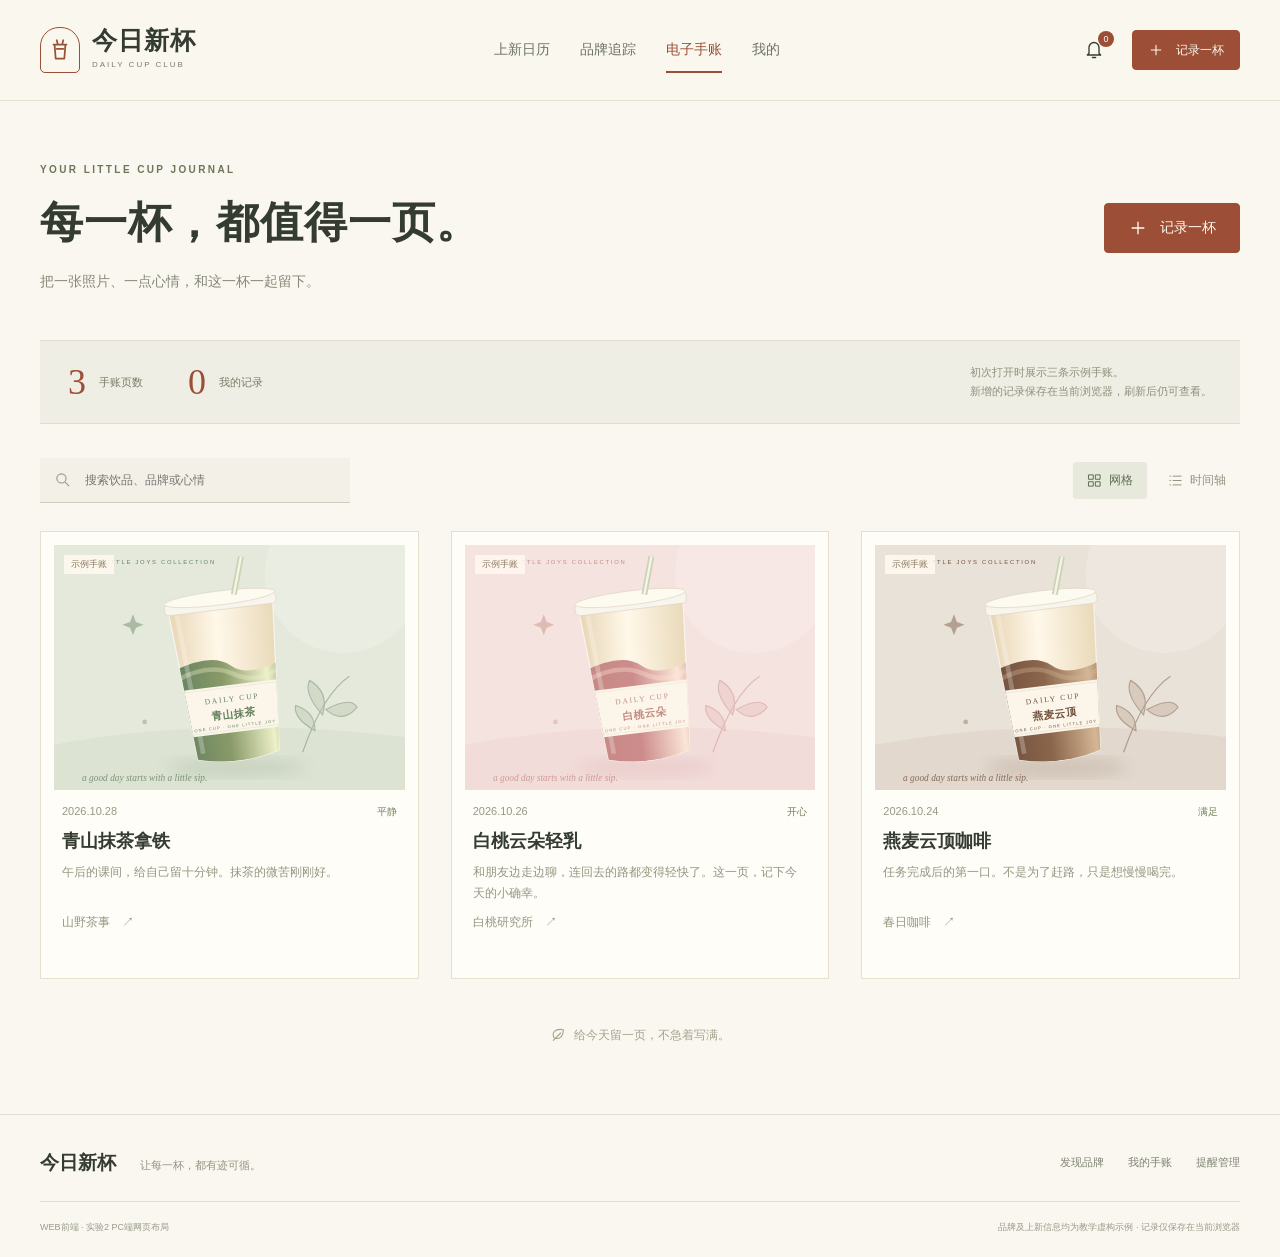
<file: journal.html>
<!DOCTYPE html>
<html lang="zh-CN">
<head>
<meta charset="utf-8">
<meta name="viewport" content="width=device-width, initial-scale=1">
<meta name="description" content="今日新杯：发现新杯、关注品牌、记录一杯日常。Web前端实验2课程作品，使用虚构教学数据。">
<meta name="theme-color" content="#f8f5ee">
<title>电子手账 · 今日新杯</title>
<link rel="icon" type="image/svg+xml" href="res/favicon.svg">
<link rel="stylesheet" href="css/main.css">
<script src="js/data.js" defer>
</script>
<script src="js/app.js" defer>
</script>
</head>
<body data-page="journal">
<a class="skip-link" href="#main">跳到主要内容</a>
    <header class="site-header">
<div class="container header-inner">
      <a class="wordmark" href="index.html" aria-label="今日新杯，返回首页">
<span class="brand-mark">
<svg class="icon " viewBox="0 0 24 24" aria-hidden="true" fill="none" stroke="currentColor" stroke-width="1.6" stroke-linecap="round" stroke-linejoin="round">
<path d="M7 7h10l-1 13H8L7 7Zm-1 0h12M9 3l1 4m5-4-1 4M9 11h6"/>
</svg>
</span>
<span>今日新杯<small>DAILY CUP CLUB</small>
</span>
</a>
      <nav class="main-nav" aria-label="主导航">
<a href="index.html">上新日历</a>
<a href="brands.html">品牌追踪</a>
<a href="journal.html" class="active" aria-current="page">电子手账</a>
<a href="profile.html">我的</a>
</nav>
      <div class="header-actions">
<a class="reminder-link" href="reminders.html" aria-label="提醒管理">
<svg class="icon " viewBox="0 0 24 24" aria-hidden="true" fill="none" stroke="currentColor" stroke-width="1.6" stroke-linecap="round" stroke-linejoin="round">
<path d="M6 9a6 6 0 0 1 12 0v7l2 2H4l2-2V9Zm4 12h4"/>
</svg>
<span class="count-badge" data-reminder-count>0</span>
</a>
<a class="button small" href="journal.html?new=1">
<svg class="icon " viewBox="0 0 24 24" aria-hidden="true" fill="none" stroke="currentColor" stroke-width="1.6" stroke-linecap="round" stroke-linejoin="round">
<path d="M12 5v14M5 12h14"/>
</svg>记录一杯</a>
</div>
    </div>
</header>
<main id="main">
<section class="page-intro container">
<div>
<p class="eyebrow">YOUR LITTLE CUP JOURNAL</p>
<h1>每一杯，都值得一页。</h1>
<p class="intro-copy">把一张照片、一点心情，和这一杯一起留下。</p>
</div>
<button class="button" data-new-record>
<svg class="icon " viewBox="0 0 24 24" aria-hidden="true" fill="none" stroke="currentColor" stroke-width="1.6" stroke-linecap="round" stroke-linejoin="round">
<path d="M12 5v14M5 12h14"/>
</svg> 记录一杯</button>
</section>
<section class="container">
<div class="journal-summary">
<div>
<strong id="journal-total">3</strong>
<span>手账页数</span>
</div>
<div>
<strong id="journal-personal">0</strong>
<span>我的记录</span>
</div>
<p>初次打开时展示三条示例手账。<br>新增的记录保存在当前浏览器，刷新后仍可查看。</p>
</div>
<div class="toolbar journal-toolbar">
<label class="search-box">
<svg class="icon " viewBox="0 0 24 24" aria-hidden="true" fill="none" stroke="currentColor" stroke-width="1.6" stroke-linecap="round" stroke-linejoin="round">
<circle cx="10.5" cy="10.5" r="6.5"/>
<path d="m16 16 5 5"/>
</svg>
<input id="journal-search" type="search" maxlength="40" placeholder="搜索饮品、品牌或心情" aria-label="搜索手账">
</label>
<div class="view-switch" role="group" aria-label="手账显示方式">
<button id="grid-view" class="active" aria-pressed="true">
<svg class="icon " viewBox="0 0 24 24" aria-hidden="true" fill="none" stroke="currentColor" stroke-width="1.6" stroke-linecap="round" stroke-linejoin="round">
<path d="M3 3h7v7H3zm11 0h7v7h-7zM3 14h7v7H3zm11 0h7v7h-7z"/>
</svg> 网格</button>
<button id="timeline-view" aria-pressed="false">
<svg class="icon " viewBox="0 0 24 24" aria-hidden="true" fill="none" stroke="currentColor" stroke-width="1.6" stroke-linecap="round" stroke-linejoin="round">
<path d="M8 5h13M8 12h13M8 19h13M3 5h1M3 12h1M3 19h1"/>
</svg> 时间轴</button>
</div>
</div>
<div id="journal-grid" class="journal-grid">
</div>
<div class="journal-bottom-note">
<svg class="icon " viewBox="0 0 24 24" aria-hidden="true" fill="none" stroke="currentColor" stroke-width="1.6" stroke-linecap="round" stroke-linejoin="round">
<path d="M20 4C8 2 2 8 6 16c8 4 14-2 14-12ZM5 20 16 9"/>
</svg> 给今天留一页，不急着写满。</div>
</section>
</main>
<footer class="site-footer">
<div class="container footer-main">
<a class="footer-logo" href="index.html">今日新杯 <span>让每一杯，都有迹可循。</span>
</a>
<div>
<a href="brands.html">发现品牌</a>
<a href="journal.html">我的手账</a>
<a href="reminders.html">提醒管理</a>
</div>
</div>
<div class="container footer-meta">
<span>WEB前端 · 实验2 PC端网页布局</span>
<span>品牌及上新信息均为教学虚构示例 · 记录仅保存在当前浏览器</span>
</div>
</footer>
<dialog id="entry-dialog" class="modal" aria-labelledby="entry-dialog-title">
 <form id="entry-form" class="entry-form">
  <div class="modal-heading">
<div>
<p class="eyebrow">A NEW PAGE</p>
<h2 id="entry-dialog-title">记下这一杯</h2>
</div>
<button type="button" class="icon-button" data-close-dialog aria-label="关闭记录窗口">
<svg class="icon " viewBox="0 0 24 24" aria-hidden="true" fill="none" stroke="currentColor" stroke-width="1.6" stroke-linecap="round" stroke-linejoin="round">
<path d="m6 6 12 12M6 18 18 6"/>
</svg>
</button>
</div>
  <p class="muted">留住味道，也留住今天的心情。</p>
  <input type="hidden" name="recordId">
  <div class="form-row">
<label>饮品名称<input name="title" required maxlength="40" placeholder="例如：桂花乌龙鲜奶">
</label>
<label>品牌<input name="brand" required maxlength="24" placeholder="这杯来自哪里">
</label>
</div>
  <div class="form-row">
<label>记录日期<input type="date" name="date" required min="2000-01-01" max="2100-12-31">
</label>
<label>心情<select name="mood">
<option value="开心">开心</option>
<option value="治愈">治愈</option>
<option value="满足">满足</option>
<option value="平静">平静</option>
</select>
</label>
</div>
  <label>一杯小记<textarea name="note" rows="3" maxlength="300" placeholder="今天这杯，有什么值得记住的？">
</textarea>
</label>
  <label class="upload-label">
<svg class="icon " viewBox="0 0 24 24" aria-hidden="true" fill="none" stroke="currentColor" stroke-width="1.6" stroke-linecap="round" stroke-linejoin="round">
<rect x="3" y="5" width="18" height="15" rx="3"/>
<circle cx="8" cy="10" r="1"/>
<path d="m4 18 5-5 4 4 4-6 4 6"/>
</svg>
<span>添加照片 <small>JPG / PNG / WebP，最大8MB</small>
</span>
<input id="entry-photo" type="file" accept="image/jpeg,image/png,image/webp">
</label>
  <img id="photo-preview" class="photo-preview" alt="待保存的手账照片预览" hidden>
  <p class="form-help">手动填写，照片与文字仅保存在当前浏览器。本实验未接入AI识别。</p>
  <p id="form-error" class="form-error" role="alert" hidden>
</p>
  <div class="modal-actions">
<button type="button" class="button secondary" data-close-dialog>取消</button>
<button class="button" type="submit">保存这一杯 <svg class="icon " viewBox="0 0 24 24" aria-hidden="true" fill="none" stroke="currentColor" stroke-width="1.6" stroke-linecap="round" stroke-linejoin="round">
<path d="M4 12h15m-6-6 6 6-6 6"/>
</svg>
</button>
</div>
 </form>
</dialog>
<dialog id="confirm-dialog" class="modal compact" aria-labelledby="confirm-title">
<form method="dialog">
<p class="eyebrow">PLEASE CONFIRM</p>
<h2 id="confirm-title">确认操作</h2>
<p id="confirm-description" class="muted">
</p>
<div class="modal-actions">
<button class="button secondary" value="cancel">取消</button>
<button class="button" value="confirm">确认</button>
</div>
</form>
</dialog>
<div id="toast" class="toast" role="status" aria-live="polite" hidden>
</div>
<noscript>
<p class="noscript">请启用JavaScript以使用日历筛选和本地手账，页面导航仍可直接使用。</p>
</noscript>
</body>
</html>
</file>
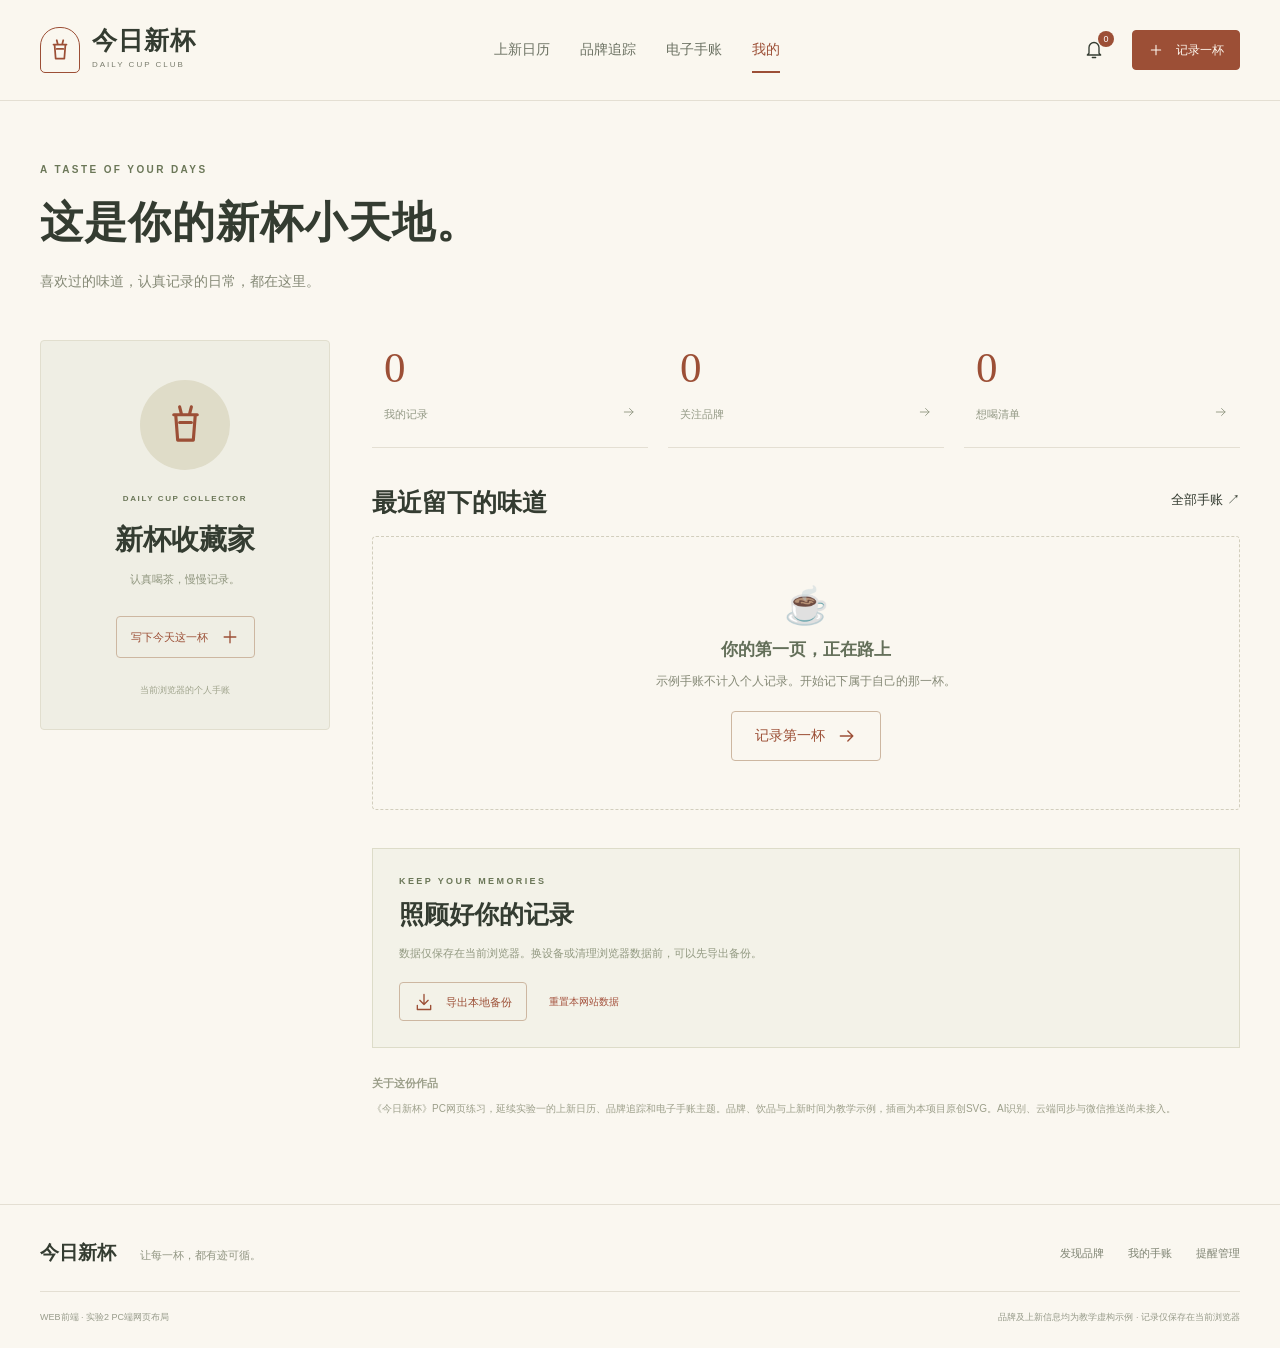
<file: profile.html>
<!DOCTYPE html>
<html lang="zh-CN">
<head>
<meta charset="utf-8">
<meta name="viewport" content="width=device-width, initial-scale=1">
<meta name="description" content="今日新杯：发现新杯、关注品牌、记录一杯日常。Web前端实验2课程作品，使用虚构教学数据。">
<meta name="theme-color" content="#f8f5ee">
<title>我的新杯 · 今日新杯</title>
<link rel="icon" type="image/svg+xml" href="res/favicon.svg">
<link rel="stylesheet" href="css/main.css">
<script src="js/data.js" defer>
</script>
<script src="js/app.js" defer>
</script>
</head>
<body data-page="profile">
<a class="skip-link" href="#main">跳到主要内容</a>
    <header class="site-header">
<div class="container header-inner">
      <a class="wordmark" href="index.html" aria-label="今日新杯，返回首页">
<span class="brand-mark">
<svg class="icon " viewBox="0 0 24 24" aria-hidden="true" fill="none" stroke="currentColor" stroke-width="1.6" stroke-linecap="round" stroke-linejoin="round">
<path d="M7 7h10l-1 13H8L7 7Zm-1 0h12M9 3l1 4m5-4-1 4M9 11h6"/>
</svg>
</span>
<span>今日新杯<small>DAILY CUP CLUB</small>
</span>
</a>
      <nav class="main-nav" aria-label="主导航">
<a href="index.html">上新日历</a>
<a href="brands.html">品牌追踪</a>
<a href="journal.html">电子手账</a>
<a href="profile.html" class="active" aria-current="page">我的</a>
</nav>
      <div class="header-actions">
<a class="reminder-link" href="reminders.html" aria-label="提醒管理">
<svg class="icon " viewBox="0 0 24 24" aria-hidden="true" fill="none" stroke="currentColor" stroke-width="1.6" stroke-linecap="round" stroke-linejoin="round">
<path d="M6 9a6 6 0 0 1 12 0v7l2 2H4l2-2V9Zm4 12h4"/>
</svg>
<span class="count-badge" data-reminder-count>0</span>
</a>
<a class="button small" href="journal.html?new=1">
<svg class="icon " viewBox="0 0 24 24" aria-hidden="true" fill="none" stroke="currentColor" stroke-width="1.6" stroke-linecap="round" stroke-linejoin="round">
<path d="M12 5v14M5 12h14"/>
</svg>记录一杯</a>
</div>
    </div>
</header>
<main id="main">
<section class="page-intro container">
<div>
<p class="eyebrow">A TASTE OF YOUR DAYS</p>
<h1>这是你的新杯小天地。</h1>
<p class="intro-copy">喜欢过的味道，认真记录的日常，都在这里。</p>
</div>
</section>
<section class="container profile-layout">
<aside class="profile-card">
<div class="profile-avatar">
<svg class="icon " viewBox="0 0 24 24" aria-hidden="true" fill="none" stroke="currentColor" stroke-width="1.6" stroke-linecap="round" stroke-linejoin="round">
<path d="M7 7h10l-1 13H8L7 7Zm-1 0h12M9 3l1 4m5-4-1 4M9 11h6"/>
</svg>
</div>
<p class="eyebrow">DAILY CUP COLLECTOR</p>
<h2>新杯收藏家</h2>
<p>认真喝茶，慢慢记录。</p>
<a class="button secondary" href="journal.html?new=1">写下今天这一杯 <svg class="icon " viewBox="0 0 24 24" aria-hidden="true" fill="none" stroke="currentColor" stroke-width="1.6" stroke-linecap="round" stroke-linejoin="round">
<path d="M12 5v14M5 12h14"/>
</svg>
</a>
<span class="local-tag">当前浏览器的个人手账</span>
</aside>
<div>
<div class="stats-grid">
<a href="journal.html">
<strong id="profile-records">0</strong>
<span>我的记录 <svg class="icon " viewBox="0 0 24 24" aria-hidden="true" fill="none" stroke="currentColor" stroke-width="1.6" stroke-linecap="round" stroke-linejoin="round">
<path d="M4 12h15m-6-6 6 6-6 6"/>
</svg>
</span>
</a>
<a href="brands.html">
<strong data-follow-count>0</strong>
<span>关注品牌 <svg class="icon " viewBox="0 0 24 24" aria-hidden="true" fill="none" stroke="currentColor" stroke-width="1.6" stroke-linecap="round" stroke-linejoin="round">
<path d="M4 12h15m-6-6 6 6-6 6"/>
</svg>
</span>
</a>
<a href="reminders.html">
<strong data-reminder-count>0</strong>
<span>想喝清单 <svg class="icon " viewBox="0 0 24 24" aria-hidden="true" fill="none" stroke="currentColor" stroke-width="1.6" stroke-linecap="round" stroke-linejoin="round">
<path d="M4 12h15m-6-6 6 6-6 6"/>
</svg>
</span>
</a>
</div>
<section class="profile-section">
<div class="section-heading">
<h2>最近留下的味道</h2>
<a class="text-link" href="journal.html">全部手账 ↗</a>
</div>
<div id="recent-records">
</div>
</section>
<section class="profile-section data-panel">
<p class="eyebrow">KEEP YOUR MEMORIES</p>
<h2>照顾好你的记录</h2>
<p>数据仅保存在当前浏览器。换设备或清理浏览器数据前，可以先导出备份。</p>
<div class="data-buttons">
<button id="export-records" class="button secondary">
<svg class="icon " viewBox="0 0 24 24" aria-hidden="true" fill="none" stroke="currentColor" stroke-width="1.6" stroke-linecap="round" stroke-linejoin="round">
<path d="M12 3v12m-5-5 5 5 5-5M4 16v5h16v-5"/>
</svg> 导出本地备份</button>
<button id="reset-data" class="text-link danger">重置本网站数据</button>
</div>
</section>
<section class="project-note">
<h3>关于这份作品</h3>
<p>《今日新杯》PC网页练习，延续实验一的上新日历、品牌追踪和电子手账主题。品牌、饮品与上新时间为教学示例，插画为本项目原创SVG。AI识别、云端同步与微信推送尚未接入。</p>
</section>
</div>
</section>
</main>
<footer class="site-footer">
<div class="container footer-main">
<a class="footer-logo" href="index.html">今日新杯 <span>让每一杯，都有迹可循。</span>
</a>
<div>
<a href="brands.html">发现品牌</a>
<a href="journal.html">我的手账</a>
<a href="reminders.html">提醒管理</a>
</div>
</div>
<div class="container footer-meta">
<span>WEB前端 · 实验2 PC端网页布局</span>
<span>品牌及上新信息均为教学虚构示例 · 记录仅保存在当前浏览器</span>
</div>
</footer>
<dialog id="entry-dialog" class="modal" aria-labelledby="entry-dialog-title">
 <form id="entry-form" class="entry-form">
  <div class="modal-heading">
<div>
<p class="eyebrow">A NEW PAGE</p>
<h2 id="entry-dialog-title">记下这一杯</h2>
</div>
<button type="button" class="icon-button" data-close-dialog aria-label="关闭记录窗口">
<svg class="icon " viewBox="0 0 24 24" aria-hidden="true" fill="none" stroke="currentColor" stroke-width="1.6" stroke-linecap="round" stroke-linejoin="round">
<path d="m6 6 12 12M6 18 18 6"/>
</svg>
</button>
</div>
  <p class="muted">留住味道，也留住今天的心情。</p>
  <input type="hidden" name="recordId">
  <div class="form-row">
<label>饮品名称<input name="title" required maxlength="40" placeholder="例如：桂花乌龙鲜奶">
</label>
<label>品牌<input name="brand" required maxlength="24" placeholder="这杯来自哪里">
</label>
</div>
  <div class="form-row">
<label>记录日期<input type="date" name="date" required min="2000-01-01" max="2100-12-31">
</label>
<label>心情<select name="mood">
<option value="开心">开心</option>
<option value="治愈">治愈</option>
<option value="满足">满足</option>
<option value="平静">平静</option>
</select>
</label>
</div>
  <label>一杯小记<textarea name="note" rows="3" maxlength="300" placeholder="今天这杯，有什么值得记住的？">
</textarea>
</label>
  <label class="upload-label">
<svg class="icon " viewBox="0 0 24 24" aria-hidden="true" fill="none" stroke="currentColor" stroke-width="1.6" stroke-linecap="round" stroke-linejoin="round">
<rect x="3" y="5" width="18" height="15" rx="3"/>
<circle cx="8" cy="10" r="1"/>
<path d="m4 18 5-5 4 4 4-6 4 6"/>
</svg>
<span>添加照片 <small>JPG / PNG / WebP，最大8MB</small>
</span>
<input id="entry-photo" type="file" accept="image/jpeg,image/png,image/webp">
</label>
  <img id="photo-preview" class="photo-preview" alt="待保存的手账照片预览" hidden>
  <p class="form-help">手动填写，照片与文字仅保存在当前浏览器。本实验未接入AI识别。</p>
  <p id="form-error" class="form-error" role="alert" hidden>
</p>
  <div class="modal-actions">
<button type="button" class="button secondary" data-close-dialog>取消</button>
<button class="button" type="submit">保存这一杯 <svg class="icon " viewBox="0 0 24 24" aria-hidden="true" fill="none" stroke="currentColor" stroke-width="1.6" stroke-linecap="round" stroke-linejoin="round">
<path d="M4 12h15m-6-6 6 6-6 6"/>
</svg>
</button>
</div>
 </form>
</dialog>
<dialog id="confirm-dialog" class="modal compact" aria-labelledby="confirm-title">
<form method="dialog">
<p class="eyebrow">PLEASE CONFIRM</p>
<h2 id="confirm-title">确认操作</h2>
<p id="confirm-description" class="muted">
</p>
<div class="modal-actions">
<button class="button secondary" value="cancel">取消</button>
<button class="button" value="confirm">确认</button>
</div>
</form>
</dialog>
<div id="toast" class="toast" role="status" aria-live="polite" hidden>
</div>
<noscript>
<p class="noscript">请启用JavaScript以使用日历筛选和本地手账，页面导航仍可直接使用。</p>
</noscript>
</body>
</html>
</file>
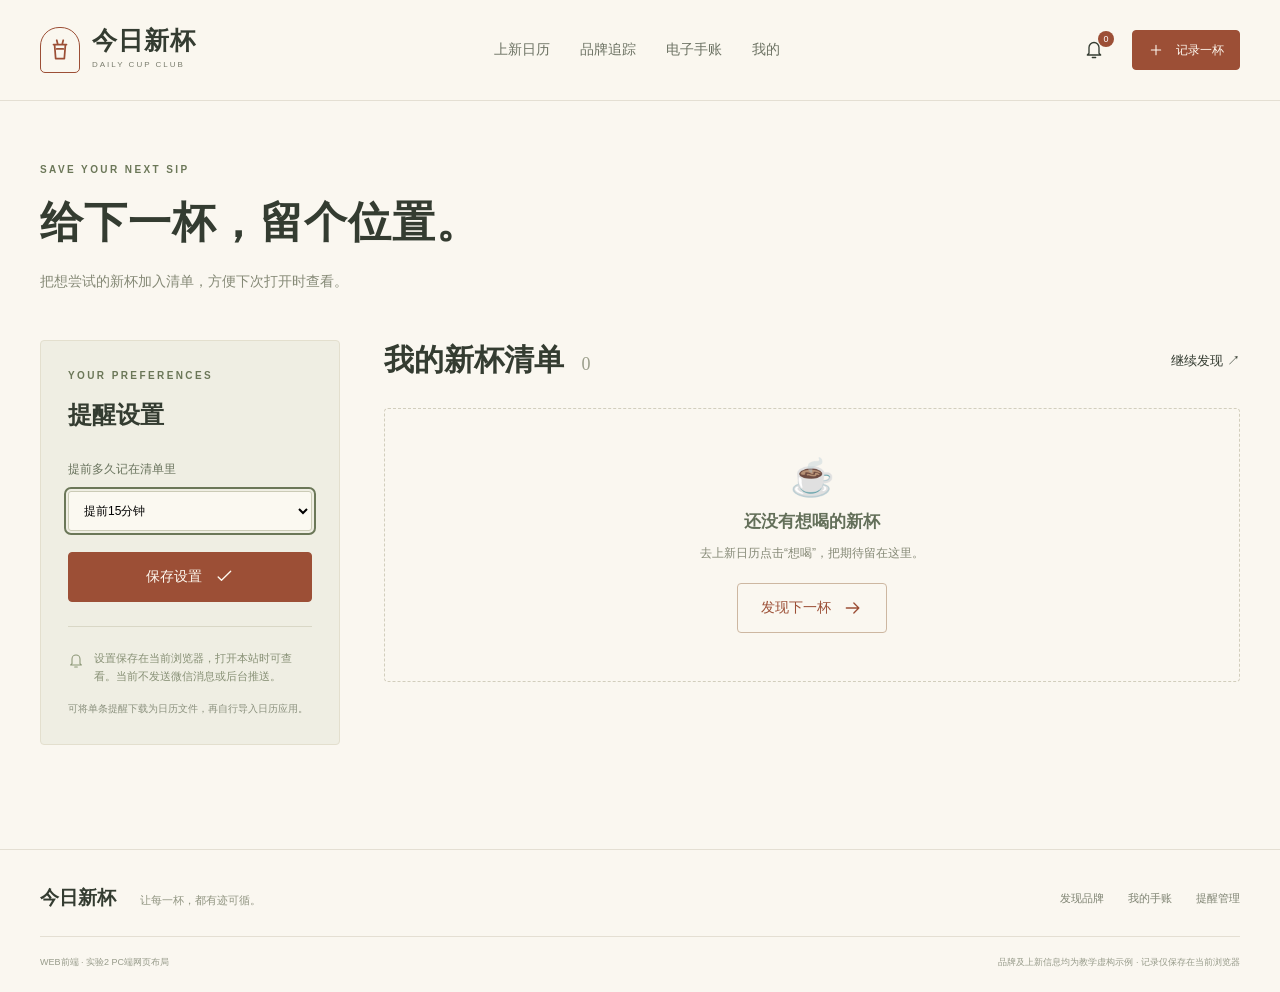
<file: reminders.html>
<!DOCTYPE html>
<html lang="zh-CN">
<head>
<meta charset="utf-8">
<meta name="viewport" content="width=device-width, initial-scale=1">
<meta name="description" content="今日新杯：发现新杯、关注品牌、记录一杯日常。Web前端实验2课程作品，使用虚构教学数据。">
<meta name="theme-color" content="#f8f5ee">
<title>提醒管理 · 今日新杯</title>
<link rel="icon" type="image/svg+xml" href="res/favicon.svg">
<link rel="stylesheet" href="css/main.css">
<script src="js/data.js" defer>
</script>
<script src="js/app.js" defer>
</script>
</head>
<body data-page="reminders">
<a class="skip-link" href="#main">跳到主要内容</a>
    <header class="site-header">
<div class="container header-inner">
      <a class="wordmark" href="index.html" aria-label="今日新杯，返回首页">
<span class="brand-mark">
<svg class="icon " viewBox="0 0 24 24" aria-hidden="true" fill="none" stroke="currentColor" stroke-width="1.6" stroke-linecap="round" stroke-linejoin="round">
<path d="M7 7h10l-1 13H8L7 7Zm-1 0h12M9 3l1 4m5-4-1 4M9 11h6"/>
</svg>
</span>
<span>今日新杯<small>DAILY CUP CLUB</small>
</span>
</a>
      <nav class="main-nav" aria-label="主导航">
<a href="index.html">上新日历</a>
<a href="brands.html">品牌追踪</a>
<a href="journal.html">电子手账</a>
<a href="profile.html">我的</a>
</nav>
      <div class="header-actions">
<a class="reminder-link" href="reminders.html" aria-label="提醒管理">
<svg class="icon " viewBox="0 0 24 24" aria-hidden="true" fill="none" stroke="currentColor" stroke-width="1.6" stroke-linecap="round" stroke-linejoin="round">
<path d="M6 9a6 6 0 0 1 12 0v7l2 2H4l2-2V9Zm4 12h4"/>
</svg>
<span class="count-badge" data-reminder-count>0</span>
</a>
<a class="button small" href="journal.html?new=1">
<svg class="icon " viewBox="0 0 24 24" aria-hidden="true" fill="none" stroke="currentColor" stroke-width="1.6" stroke-linecap="round" stroke-linejoin="round">
<path d="M12 5v14M5 12h14"/>
</svg>记录一杯</a>
</div>
    </div>
</header>
<main id="main">
<section class="page-intro container">
<div>
<p class="eyebrow">SAVE YOUR NEXT SIP</p>
<h1>给下一杯，留个位置。</h1>
<p class="intro-copy">把想尝试的新杯加入清单，方便下次打开时查看。</p>
</div>
</section>
<section class="container reminder-layout">
<aside class="settings-panel">
<p class="eyebrow">YOUR PREFERENCES</p>
<h2>提醒设置</h2>
<form id="reminder-settings">
<label>提前多久记在清单里<select id="lead-minutes" name="leadMinutes">
<option value="0">开售时间</option>
<option value="15">提前15分钟</option>
<option value="60">提前1小时</option>
<option value="1440">提前1天</option>
</select>
</label>
<button class="button" type="submit">保存设置 <svg class="icon " viewBox="0 0 24 24" aria-hidden="true" fill="none" stroke="currentColor" stroke-width="1.6" stroke-linecap="round" stroke-linejoin="round">
<path d="m5 12 4 4L20 5"/>
</svg>
</button>
</form>
<div class="local-note">
<svg class="icon " viewBox="0 0 24 24" aria-hidden="true" fill="none" stroke="currentColor" stroke-width="1.6" stroke-linecap="round" stroke-linejoin="round">
<path d="M6 9a6 6 0 0 1 12 0v7l2 2H4l2-2V9Zm4 12h4"/>
</svg>
<p>设置保存在当前浏览器，打开本站时可查看。当前不发送微信消息或后台推送。</p>
</div>
<p class="muted small-copy">可将单条提醒下载为日历文件，再自行导入日历应用。</p>
</aside>
<div>
<div class="section-heading">
<h2>我的新杯清单 <span class="soft-count" data-reminder-count>0</span>
</h2>
<a class="text-link" href="index.html#calendar-section">继续发现 ↗</a>
</div>
<div id="reminder-list" class="reminder-list">
</div>
</div>
</section>
</main>
<footer class="site-footer">
<div class="container footer-main">
<a class="footer-logo" href="index.html">今日新杯 <span>让每一杯，都有迹可循。</span>
</a>
<div>
<a href="brands.html">发现品牌</a>
<a href="journal.html">我的手账</a>
<a href="reminders.html">提醒管理</a>
</div>
</div>
<div class="container footer-meta">
<span>WEB前端 · 实验2 PC端网页布局</span>
<span>品牌及上新信息均为教学虚构示例 · 记录仅保存在当前浏览器</span>
</div>
</footer>
<dialog id="entry-dialog" class="modal" aria-labelledby="entry-dialog-title">
 <form id="entry-form" class="entry-form">
  <div class="modal-heading">
<div>
<p class="eyebrow">A NEW PAGE</p>
<h2 id="entry-dialog-title">记下这一杯</h2>
</div>
<button type="button" class="icon-button" data-close-dialog aria-label="关闭记录窗口">
<svg class="icon " viewBox="0 0 24 24" aria-hidden="true" fill="none" stroke="currentColor" stroke-width="1.6" stroke-linecap="round" stroke-linejoin="round">
<path d="m6 6 12 12M6 18 18 6"/>
</svg>
</button>
</div>
  <p class="muted">留住味道，也留住今天的心情。</p>
  <input type="hidden" name="recordId">
  <div class="form-row">
<label>饮品名称<input name="title" required maxlength="40" placeholder="例如：桂花乌龙鲜奶">
</label>
<label>品牌<input name="brand" required maxlength="24" placeholder="这杯来自哪里">
</label>
</div>
  <div class="form-row">
<label>记录日期<input type="date" name="date" required min="2000-01-01" max="2100-12-31">
</label>
<label>心情<select name="mood">
<option value="开心">开心</option>
<option value="治愈">治愈</option>
<option value="满足">满足</option>
<option value="平静">平静</option>
</select>
</label>
</div>
  <label>一杯小记<textarea name="note" rows="3" maxlength="300" placeholder="今天这杯，有什么值得记住的？">
</textarea>
</label>
  <label class="upload-label">
<svg class="icon " viewBox="0 0 24 24" aria-hidden="true" fill="none" stroke="currentColor" stroke-width="1.6" stroke-linecap="round" stroke-linejoin="round">
<rect x="3" y="5" width="18" height="15" rx="3"/>
<circle cx="8" cy="10" r="1"/>
<path d="m4 18 5-5 4 4 4-6 4 6"/>
</svg>
<span>添加照片 <small>JPG / PNG / WebP，最大8MB</small>
</span>
<input id="entry-photo" type="file" accept="image/jpeg,image/png,image/webp">
</label>
  <img id="photo-preview" class="photo-preview" alt="待保存的手账照片预览" hidden>
  <p class="form-help">手动填写，照片与文字仅保存在当前浏览器。本实验未接入AI识别。</p>
  <p id="form-error" class="form-error" role="alert" hidden>
</p>
  <div class="modal-actions">
<button type="button" class="button secondary" data-close-dialog>取消</button>
<button class="button" type="submit">保存这一杯 <svg class="icon " viewBox="0 0 24 24" aria-hidden="true" fill="none" stroke="currentColor" stroke-width="1.6" stroke-linecap="round" stroke-linejoin="round">
<path d="M4 12h15m-6-6 6 6-6 6"/>
</svg>
</button>
</div>
 </form>
</dialog>
<dialog id="confirm-dialog" class="modal compact" aria-labelledby="confirm-title">
<form method="dialog">
<p class="eyebrow">PLEASE CONFIRM</p>
<h2 id="confirm-title">确认操作</h2>
<p id="confirm-description" class="muted">
</p>
<div class="modal-actions">
<button class="button secondary" value="cancel">取消</button>
<button class="button" value="confirm">确认</button>
</div>
</form>
</dialog>
<div id="toast" class="toast" role="status" aria-live="polite" hidden>
</div>
<noscript>
<p class="noscript">请启用JavaScript以使用日历筛选和本地手账，页面导航仍可直接使用。</p>
</noscript>
</body>
</html>
</file>
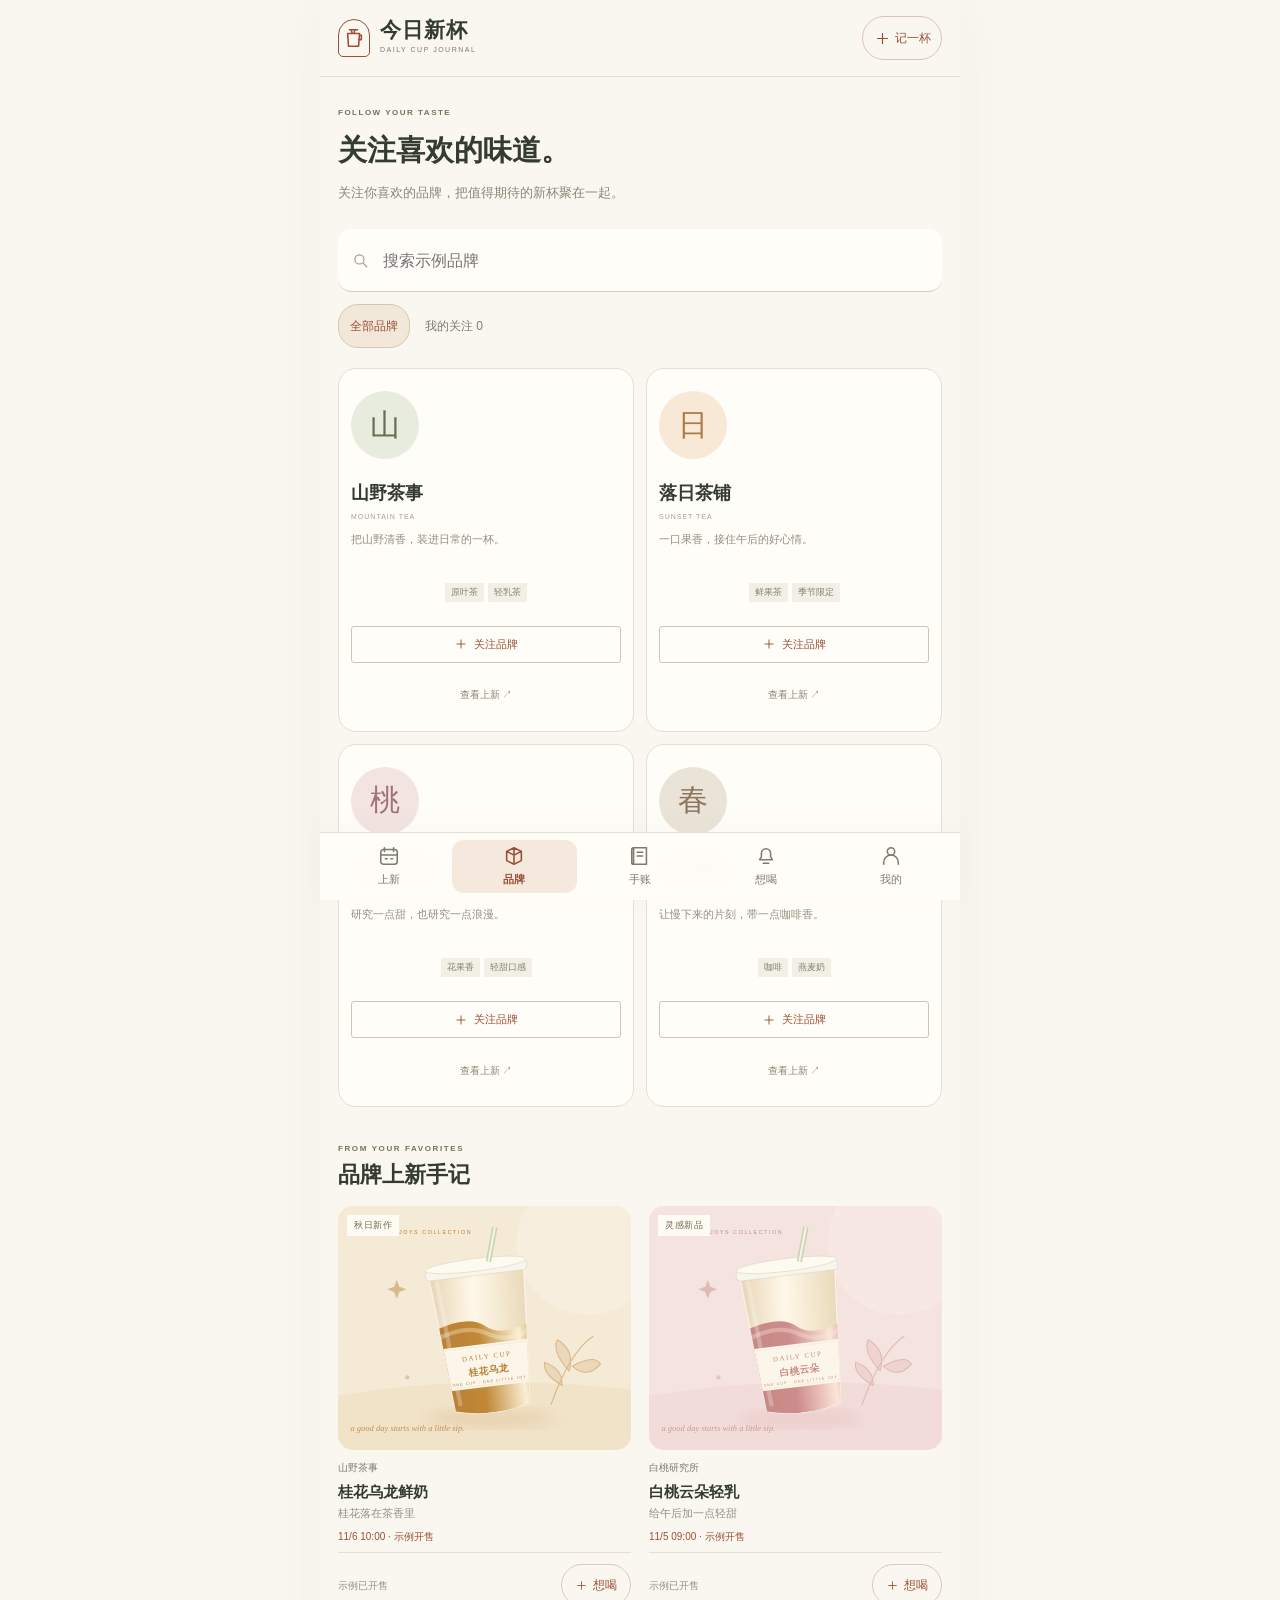
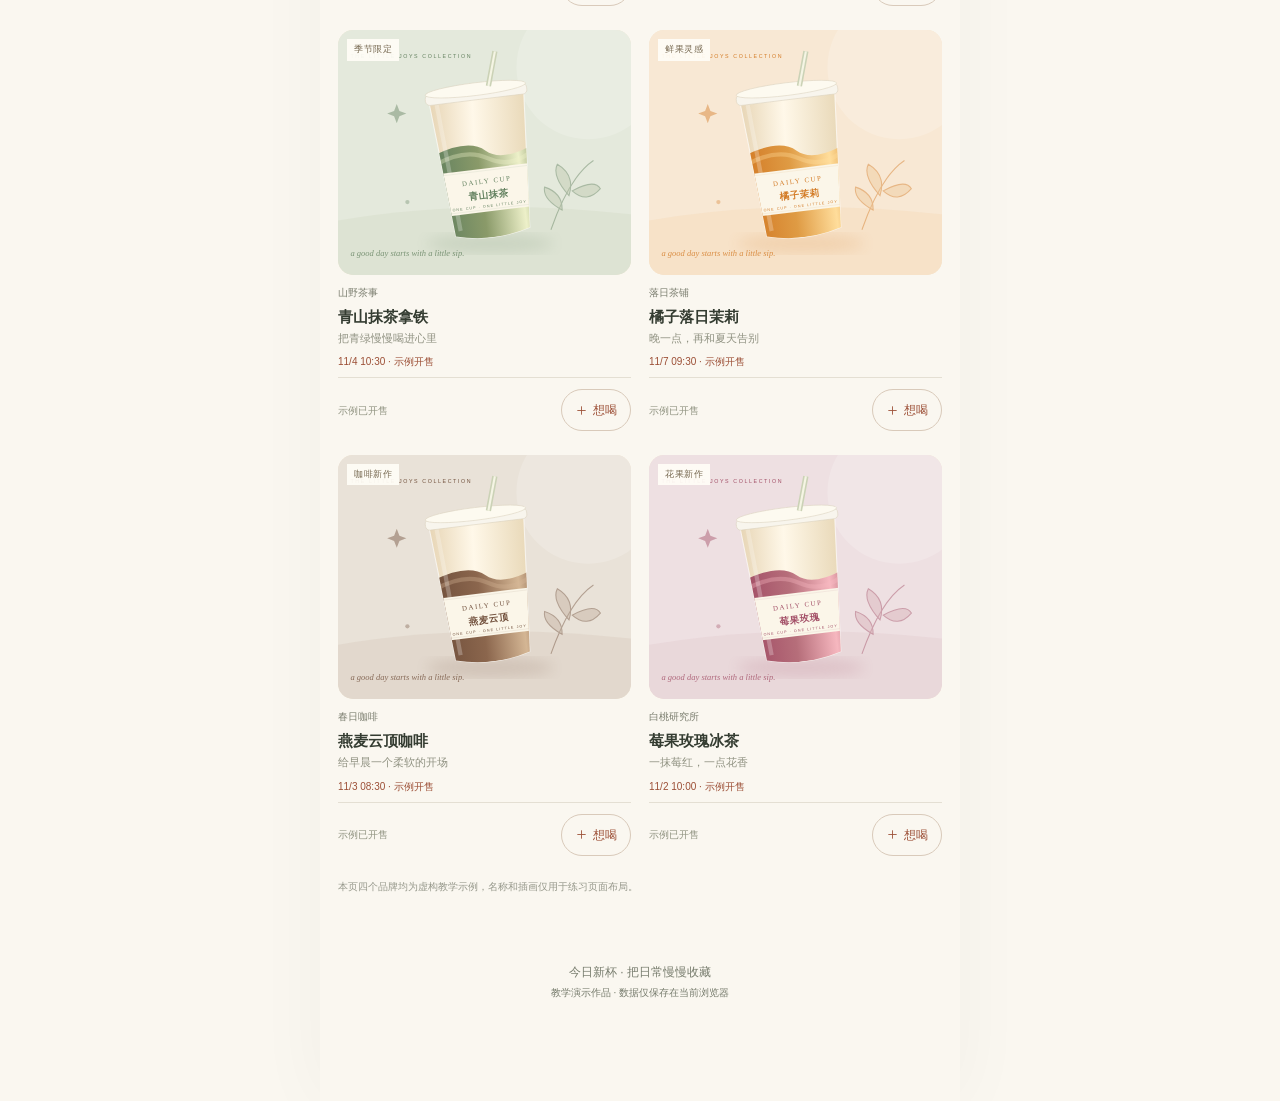
<file: mobile/brands.html>
<!DOCTYPE html>
<html lang="zh-CN">
<head>
<meta charset="utf-8">
<meta name="viewport" content="width=device-width, initial-scale=1, viewport-fit=cover">
<meta name="description" content="今日新杯：发现新杯、关注品牌、记录一杯日常。Web前端实验3移动端课程作品，使用虚构教学数据。">
<meta name="theme-color" content="#f8f5ee">
<title>品牌追踪 · 今日新杯 · 移动端</title>
<link rel="icon" type="image/svg+xml" href="res/favicon.svg">
<link rel="stylesheet" href="css/main.css">
<link rel="stylesheet" href="css/mobile.css">
<script src="js/data.js" defer>
</script>
<script src="js/app.js" defer>
</script>
</head>
<body data-page="brands">
<a class="skip-link" href="#main">跳到主要内容</a>
    <header class="site-header"><div class="container header-inner">
    <a class="wordmark" href="index.html" aria-label="今日新杯，返回首页"><span class="brand-mark"><svg class="icon" viewBox="0 0 24 24" fill="none" stroke="currentColor" stroke-width="1.7" stroke-linecap="round" stroke-linejoin="round" aria-hidden="true"><path d="M5 7h13l-1 14H6L5 7Zm2-4h9M9 3l1 4m3-4-1 4M18 9h2v5h-3"/></svg></span><span>今日新杯<small>DAILY CUP JOURNAL</small></span></a>
    <a class="header-save" href="journal.html?new=1" aria-label="记录一杯"><svg class="icon" viewBox="0 0 24 24" fill="none" stroke="currentColor" stroke-width="1.7" stroke-linecap="round" stroke-linejoin="round" aria-hidden="true"><path d="M12 5v14M5 12h14"/></svg><span>记一杯</span></a></div></header>
<main id="main">
<section class="page-intro container">
<div>
<p class="eyebrow">FOLLOW YOUR TASTE</p>
<h1>关注喜欢的味道。</h1>
<p class="intro-copy">关注你喜欢的品牌，把值得期待的新杯聚在一起。</p>
</div>
</section>
<section class="container section compact-section">
<div class="toolbar">
<label class="search-box">
<svg class="icon " viewBox="0 0 24 24" aria-hidden="true" fill="none" stroke="currentColor" stroke-width="1.6" stroke-linecap="round" stroke-linejoin="round">
<circle cx="10.5" cy="10.5" r="6.5"/>
<path d="m16 16 5 5"/>
</svg>
<input id="brand-search" type="search" maxlength="40" placeholder="搜索示例品牌" aria-label="搜索品牌">
</label>
<div class="filter-pills" role="group" aria-label="品牌范围">
<button class="active" data-brand-filter="all" aria-pressed="true">全部品牌</button>
<button data-brand-filter="followed" aria-pressed="false">我的关注 <span data-follow-count>0</span>
</button>
</div>
</div>
<div id="brand-grid" class="brand-grid">
</div>
<div class="section-heading brand-feed-heading">
<div>
<p class="eyebrow">FROM YOUR FAVORITES</p>
<h2 id="brand-feed-title">品牌上新手记</h2>
</div>
<button id="show-all-brands" class="text-link" type="button" hidden>查看全部品牌 ↗</button>
</div>
<div id="brand-release-grid" class="release-grid four-col">
</div>
<p class="data-note">本页四个品牌均为虚构教学示例，名称和插画仅用于练习页面布局。</p>
</section>
</main>
<footer class="mobile-footer"><p>今日新杯 · 把日常慢慢收藏</p><small>教学演示作品 · 数据仅保存在当前浏览器</small></footer><nav class="bottom-nav" aria-label="主要导航"><a href="index.html"><svg class="icon" viewBox="0 0 24 24" fill="none" stroke="currentColor" stroke-width="1.7" stroke-linecap="round" stroke-linejoin="round" aria-hidden="true"><rect x="3" y="5" width="18" height="16" rx="3"/><path d="M7 3v4m10-4v4M3 11h18m-13 4h2m4 0h2"/></svg><span>上新</span></a><a href="brands.html" class="active" aria-current="page"><svg class="icon" viewBox="0 0 24 24" fill="none" stroke="currentColor" stroke-width="1.7" stroke-linecap="round" stroke-linejoin="round" aria-hidden="true"><path d="m12 3 8 4v10l-8 4-8-4V7l8-4Zm0 0v18M4 7l8 4 8-4"/></svg><span>品牌</span></a><a href="journal.html"><svg class="icon" viewBox="0 0 24 24" fill="none" stroke="currentColor" stroke-width="1.7" stroke-linecap="round" stroke-linejoin="round" aria-hidden="true"><path d="M5 3h14v18H5a2 2 0 0 1-2-2V5a2 2 0 0 1 2-2Zm0 0v18m4-13h6m-6 4h6"/></svg><span>手账</span></a><a href="reminders.html"><svg class="icon" viewBox="0 0 24 24" fill="none" stroke="currentColor" stroke-width="1.7" stroke-linecap="round" stroke-linejoin="round" aria-hidden="true"><path d="M5 16h14l-2-3V9a5 5 0 0 0-10 0v4l-2 3Zm4 4h6"/></svg><span>想喝</span></a><a href="profile.html"><svg class="icon" viewBox="0 0 24 24" fill="none" stroke="currentColor" stroke-width="1.7" stroke-linecap="round" stroke-linejoin="round" aria-hidden="true"><circle cx="12" cy="7" r="4"/><path d="M4 21v-2a8 8 0 0 1 16 0v2"/></svg><span>我的</span></a></nav>
<dialog id="entry-dialog" class="modal" aria-labelledby="entry-dialog-title">
 <form id="entry-form" class="entry-form">
  <div class="modal-heading">
<div>
<p class="eyebrow">A NEW PAGE</p>
<h2 id="entry-dialog-title">记下这一杯</h2>
</div>
<button type="button" class="icon-button" data-close-dialog aria-label="关闭记录窗口">
<svg class="icon " viewBox="0 0 24 24" aria-hidden="true" fill="none" stroke="currentColor" stroke-width="1.6" stroke-linecap="round" stroke-linejoin="round">
<path d="m6 6 12 12M6 18 18 6"/>
</svg>
</button>
</div>
  <p class="muted">留住味道，也留住今天的心情。</p>
  <input type="hidden" name="recordId">
  <div class="form-row">
<label>饮品名称<input name="title" required maxlength="40" placeholder="例如：桂花乌龙鲜奶">
</label>
<label>品牌<input name="brand" required maxlength="24" placeholder="这杯来自哪里">
</label>
</div>
  <div class="form-row">
<label>记录日期<input type="date" name="date" required min="2000-01-01" max="2100-12-31">
</label>
<label>心情<select name="mood">
<option value="开心">开心</option>
<option value="治愈">治愈</option>
<option value="满足">满足</option>
<option value="平静">平静</option>
</select>
</label>
</div>
  <label>一杯小记<textarea name="note" rows="3" maxlength="300" placeholder="今天这杯，有什么值得记住的？">
</textarea>
</label>
  <label class="upload-label">
<svg class="icon " viewBox="0 0 24 24" aria-hidden="true" fill="none" stroke="currentColor" stroke-width="1.6" stroke-linecap="round" stroke-linejoin="round">
<rect x="3" y="5" width="18" height="15" rx="3"/>
<circle cx="8" cy="10" r="1"/>
<path d="m4 18 5-5 4 4 4-6 4 6"/>
</svg>
<span>添加照片 <small>JPG / PNG / WebP，最大8MB</small>
</span>
<input id="entry-photo" type="file" accept="image/jpeg,image/png,image/webp">
</label>
  <img id="photo-preview" class="photo-preview" alt="待保存的手账照片预览" hidden>
  <p class="form-help">手动填写，照片与文字仅保存在当前浏览器。本实验未接入AI识别。</p>
  <p id="form-error" class="form-error" role="alert" hidden>
</p>
  <div class="modal-actions">
<button type="button" class="button secondary" data-close-dialog>取消</button>
<button class="button" type="submit">保存这一杯 <svg class="icon " viewBox="0 0 24 24" aria-hidden="true" fill="none" stroke="currentColor" stroke-width="1.6" stroke-linecap="round" stroke-linejoin="round">
<path d="M4 12h15m-6-6 6 6-6 6"/>
</svg>
</button>
</div>
 </form>
</dialog>
<dialog id="confirm-dialog" class="modal compact" aria-labelledby="confirm-title">
<form method="dialog">
<p class="eyebrow">PLEASE CONFIRM</p>
<h2 id="confirm-title">确认操作</h2>
<p id="confirm-description" class="muted">
</p>
<div class="modal-actions">
<button class="button secondary" value="cancel">取消</button>
<button class="button" value="confirm">确认</button>
</div>
</form>
</dialog>
<div id="toast" class="toast" role="status" aria-live="polite" hidden>
</div>
<noscript>
<p class="noscript">请启用JavaScript以使用日历筛选和本地手账，页面导航仍可直接使用。</p>
</noscript>
</body>
</html>
</file>
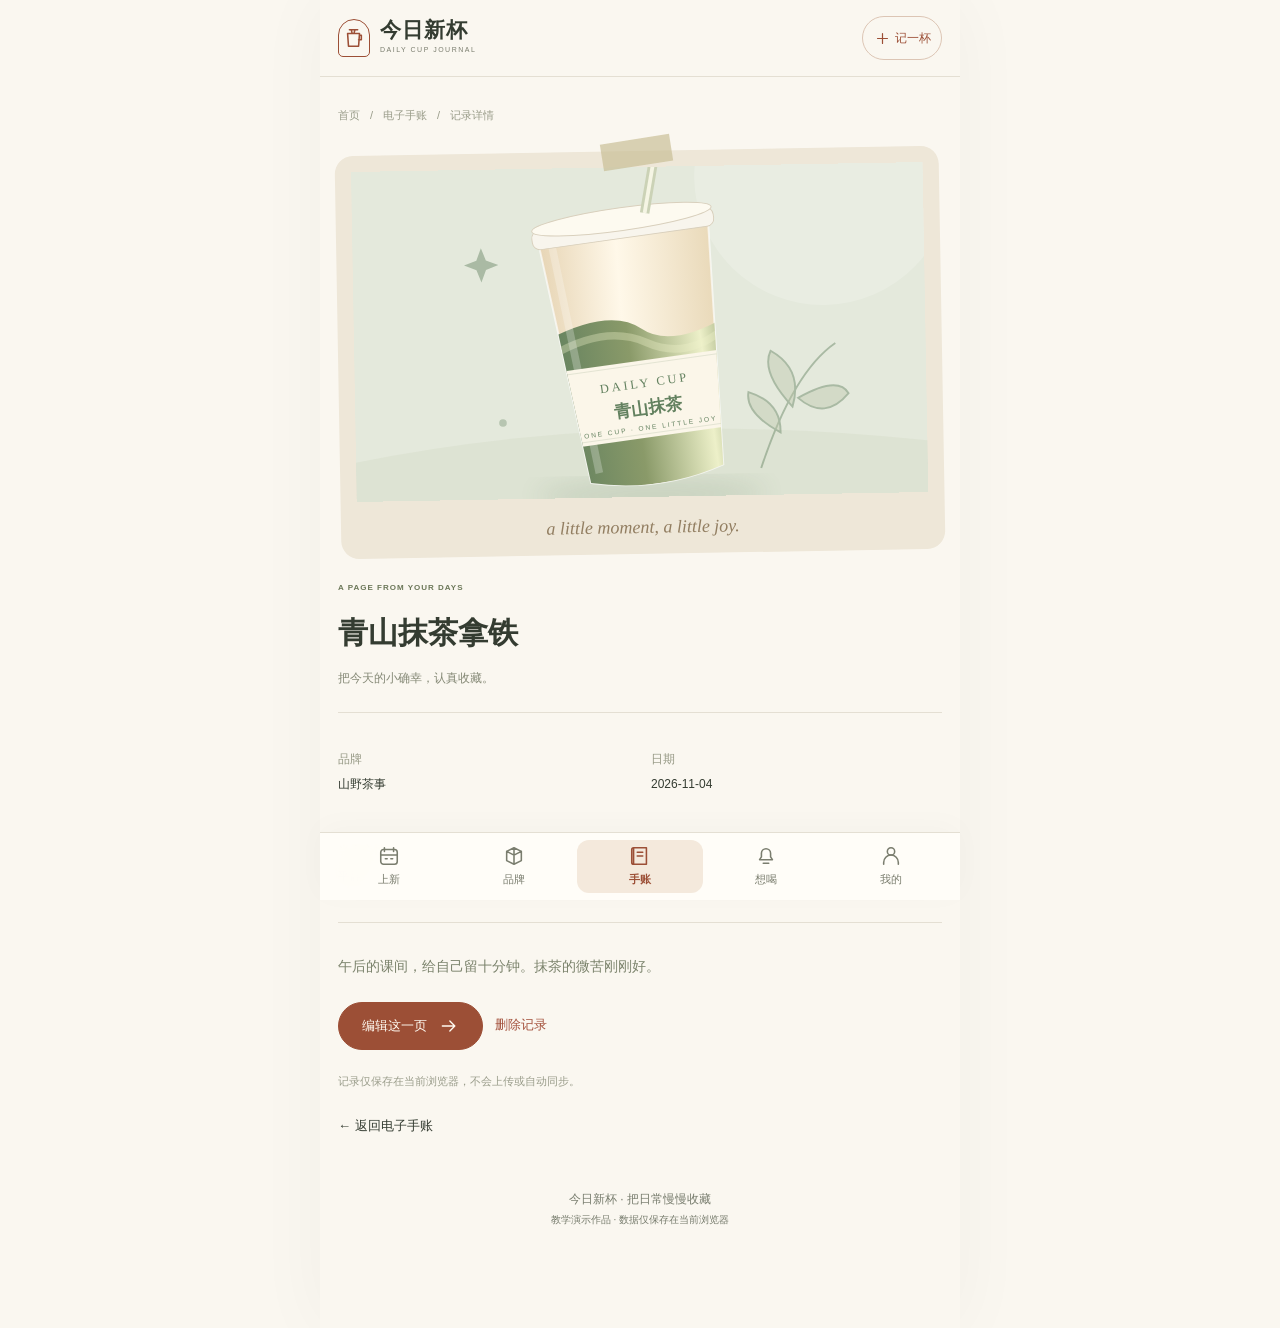
<file: mobile/detail.html>
<!DOCTYPE html>
<html lang="zh-CN">
<head>
<meta charset="utf-8">
<meta name="viewport" content="width=device-width, initial-scale=1, viewport-fit=cover">
<meta name="description" content="今日新杯：发现新杯、关注品牌、记录一杯日常。Web前端实验3移动端课程作品，使用虚构教学数据。">
<meta name="theme-color" content="#f8f5ee">
<title>记录与上新详情 · 今日新杯 · 移动端</title>
<link rel="icon" type="image/svg+xml" href="res/favicon.svg">
<link rel="stylesheet" href="css/main.css">
<link rel="stylesheet" href="css/mobile.css">
<script src="js/data.js" defer>
</script>
<script src="js/app.js" defer>
</script>
</head>
<body data-page="detail">
<a class="skip-link" href="#main">跳到主要内容</a>
    <header class="site-header"><div class="container header-inner">
    <a class="wordmark" href="index.html" aria-label="今日新杯，返回首页"><span class="brand-mark"><svg class="icon" viewBox="0 0 24 24" fill="none" stroke="currentColor" stroke-width="1.7" stroke-linecap="round" stroke-linejoin="round" aria-hidden="true"><path d="M5 7h13l-1 14H6L5 7Zm2-4h9M9 3l1 4m3-4-1 4M18 9h2v5h-3"/></svg></span><span>今日新杯<small>DAILY CUP JOURNAL</small></span></a>
    <a class="header-save" href="journal.html?new=1" aria-label="记录一杯"><svg class="icon" viewBox="0 0 24 24" fill="none" stroke="currentColor" stroke-width="1.7" stroke-linecap="round" stroke-linejoin="round" aria-hidden="true"><path d="M12 5v14M5 12h14"/></svg><span>记一杯</span></a></div></header>
<main id="main">
<section class="container detail-section">
<nav class="breadcrumb" aria-label="当前位置">
<a href="index.html">首页</a>
<span>/</span>
<a href="journal.html">电子手账</a>
<span>/</span>
<span id="breadcrumb-title">详情</span>
</nav>
<div id="detail-content">
</div>
</section>
</main>
<footer class="mobile-footer"><p>今日新杯 · 把日常慢慢收藏</p><small>教学演示作品 · 数据仅保存在当前浏览器</small></footer><nav class="bottom-nav" aria-label="主要导航"><a href="index.html"><svg class="icon" viewBox="0 0 24 24" fill="none" stroke="currentColor" stroke-width="1.7" stroke-linecap="round" stroke-linejoin="round" aria-hidden="true"><rect x="3" y="5" width="18" height="16" rx="3"/><path d="M7 3v4m10-4v4M3 11h18m-13 4h2m4 0h2"/></svg><span>上新</span></a><a href="brands.html"><svg class="icon" viewBox="0 0 24 24" fill="none" stroke="currentColor" stroke-width="1.7" stroke-linecap="round" stroke-linejoin="round" aria-hidden="true"><path d="m12 3 8 4v10l-8 4-8-4V7l8-4Zm0 0v18M4 7l8 4 8-4"/></svg><span>品牌</span></a><a href="journal.html" class="active" aria-current="page"><svg class="icon" viewBox="0 0 24 24" fill="none" stroke="currentColor" stroke-width="1.7" stroke-linecap="round" stroke-linejoin="round" aria-hidden="true"><path d="M5 3h14v18H5a2 2 0 0 1-2-2V5a2 2 0 0 1 2-2Zm0 0v18m4-13h6m-6 4h6"/></svg><span>手账</span></a><a href="reminders.html"><svg class="icon" viewBox="0 0 24 24" fill="none" stroke="currentColor" stroke-width="1.7" stroke-linecap="round" stroke-linejoin="round" aria-hidden="true"><path d="M5 16h14l-2-3V9a5 5 0 0 0-10 0v4l-2 3Zm4 4h6"/></svg><span>想喝</span></a><a href="profile.html"><svg class="icon" viewBox="0 0 24 24" fill="none" stroke="currentColor" stroke-width="1.7" stroke-linecap="round" stroke-linejoin="round" aria-hidden="true"><circle cx="12" cy="7" r="4"/><path d="M4 21v-2a8 8 0 0 1 16 0v2"/></svg><span>我的</span></a></nav>
<dialog id="entry-dialog" class="modal" aria-labelledby="entry-dialog-title">
 <form id="entry-form" class="entry-form">
  <div class="modal-heading">
<div>
<p class="eyebrow">A NEW PAGE</p>
<h2 id="entry-dialog-title">记下这一杯</h2>
</div>
<button type="button" class="icon-button" data-close-dialog aria-label="关闭记录窗口">
<svg class="icon " viewBox="0 0 24 24" aria-hidden="true" fill="none" stroke="currentColor" stroke-width="1.6" stroke-linecap="round" stroke-linejoin="round">
<path d="m6 6 12 12M6 18 18 6"/>
</svg>
</button>
</div>
  <p class="muted">留住味道，也留住今天的心情。</p>
  <input type="hidden" name="recordId">
  <div class="form-row">
<label>饮品名称<input name="title" required maxlength="40" placeholder="例如：桂花乌龙鲜奶">
</label>
<label>品牌<input name="brand" required maxlength="24" placeholder="这杯来自哪里">
</label>
</div>
  <div class="form-row">
<label>记录日期<input type="date" name="date" required min="2000-01-01" max="2100-12-31">
</label>
<label>心情<select name="mood">
<option value="开心">开心</option>
<option value="治愈">治愈</option>
<option value="满足">满足</option>
<option value="平静">平静</option>
</select>
</label>
</div>
  <label>一杯小记<textarea name="note" rows="3" maxlength="300" placeholder="今天这杯，有什么值得记住的？">
</textarea>
</label>
  <label class="upload-label">
<svg class="icon " viewBox="0 0 24 24" aria-hidden="true" fill="none" stroke="currentColor" stroke-width="1.6" stroke-linecap="round" stroke-linejoin="round">
<rect x="3" y="5" width="18" height="15" rx="3"/>
<circle cx="8" cy="10" r="1"/>
<path d="m4 18 5-5 4 4 4-6 4 6"/>
</svg>
<span>添加照片 <small>JPG / PNG / WebP，最大8MB</small>
</span>
<input id="entry-photo" type="file" accept="image/jpeg,image/png,image/webp">
</label>
  <img id="photo-preview" class="photo-preview" alt="待保存的手账照片预览" hidden>
  <p class="form-help">手动填写，照片与文字仅保存在当前浏览器。本实验未接入AI识别。</p>
  <p id="form-error" class="form-error" role="alert" hidden>
</p>
  <div class="modal-actions">
<button type="button" class="button secondary" data-close-dialog>取消</button>
<button class="button" type="submit">保存这一杯 <svg class="icon " viewBox="0 0 24 24" aria-hidden="true" fill="none" stroke="currentColor" stroke-width="1.6" stroke-linecap="round" stroke-linejoin="round">
<path d="M4 12h15m-6-6 6 6-6 6"/>
</svg>
</button>
</div>
 </form>
</dialog>
<dialog id="confirm-dialog" class="modal compact" aria-labelledby="confirm-title">
<form method="dialog">
<p class="eyebrow">PLEASE CONFIRM</p>
<h2 id="confirm-title">确认操作</h2>
<p id="confirm-description" class="muted">
</p>
<div class="modal-actions">
<button class="button secondary" value="cancel">取消</button>
<button class="button" value="confirm">确认</button>
</div>
</form>
</dialog>
<div id="toast" class="toast" role="status" aria-live="polite" hidden>
</div>
<noscript>
<p class="noscript">请启用JavaScript以使用日历筛选和本地手账，页面导航仍可直接使用。</p>
</noscript>
</body>
</html>
</file>
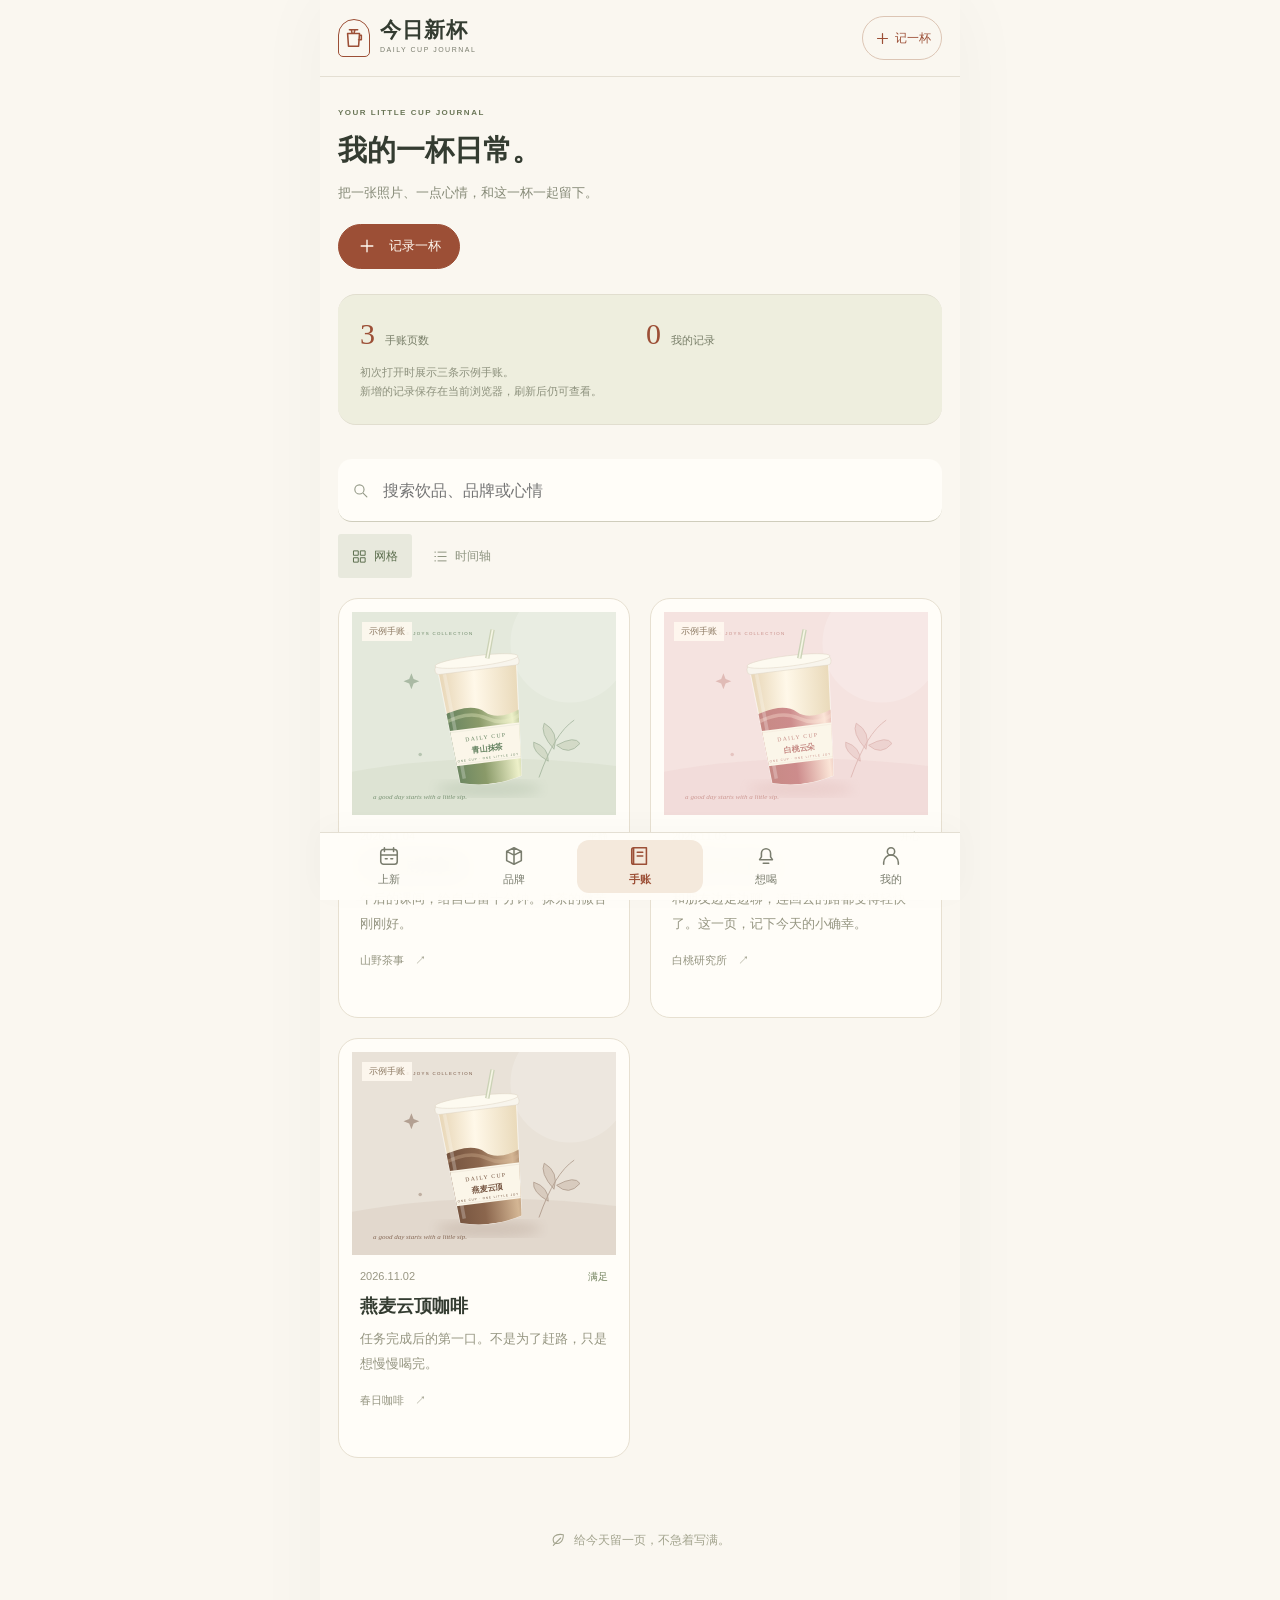
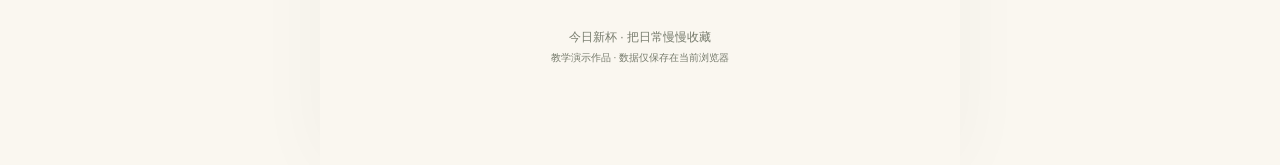
<file: mobile/journal.html>
<!DOCTYPE html>
<html lang="zh-CN">
<head>
<meta charset="utf-8">
<meta name="viewport" content="width=device-width, initial-scale=1, viewport-fit=cover">
<meta name="description" content="今日新杯：发现新杯、关注品牌、记录一杯日常。Web前端实验3移动端课程作品，使用虚构教学数据。">
<meta name="theme-color" content="#f8f5ee">
<title>电子手账 · 今日新杯 · 移动端</title>
<link rel="icon" type="image/svg+xml" href="res/favicon.svg">
<link rel="stylesheet" href="css/main.css">
<link rel="stylesheet" href="css/mobile.css">
<script src="js/data.js" defer>
</script>
<script src="js/app.js" defer>
</script>
</head>
<body data-page="journal">
<a class="skip-link" href="#main">跳到主要内容</a>
    <header class="site-header"><div class="container header-inner">
    <a class="wordmark" href="index.html" aria-label="今日新杯，返回首页"><span class="brand-mark"><svg class="icon" viewBox="0 0 24 24" fill="none" stroke="currentColor" stroke-width="1.7" stroke-linecap="round" stroke-linejoin="round" aria-hidden="true"><path d="M5 7h13l-1 14H6L5 7Zm2-4h9M9 3l1 4m3-4-1 4M18 9h2v5h-3"/></svg></span><span>今日新杯<small>DAILY CUP JOURNAL</small></span></a>
    <a class="header-save" href="journal.html?new=1" aria-label="记录一杯"><svg class="icon" viewBox="0 0 24 24" fill="none" stroke="currentColor" stroke-width="1.7" stroke-linecap="round" stroke-linejoin="round" aria-hidden="true"><path d="M12 5v14M5 12h14"/></svg><span>记一杯</span></a></div></header>
<main id="main">
<section class="page-intro container">
<div>
<p class="eyebrow">YOUR LITTLE CUP JOURNAL</p>
<h1>我的一杯日常。</h1>
<p class="intro-copy">把一张照片、一点心情，和这一杯一起留下。</p>
</div>
<button class="button" data-new-record>
<svg class="icon " viewBox="0 0 24 24" aria-hidden="true" fill="none" stroke="currentColor" stroke-width="1.6" stroke-linecap="round" stroke-linejoin="round">
<path d="M12 5v14M5 12h14"/>
</svg> 记录一杯</button>
</section>
<section class="container">
<div class="journal-summary">
<div>
<strong id="journal-total">3</strong>
<span>手账页数</span>
</div>
<div>
<strong id="journal-personal">0</strong>
<span>我的记录</span>
</div>
<p>初次打开时展示三条示例手账。<br>新增的记录保存在当前浏览器，刷新后仍可查看。</p>
</div>
<div class="toolbar journal-toolbar">
<label class="search-box">
<svg class="icon " viewBox="0 0 24 24" aria-hidden="true" fill="none" stroke="currentColor" stroke-width="1.6" stroke-linecap="round" stroke-linejoin="round">
<circle cx="10.5" cy="10.5" r="6.5"/>
<path d="m16 16 5 5"/>
</svg>
<input id="journal-search" type="search" maxlength="40" placeholder="搜索饮品、品牌或心情" aria-label="搜索手账">
</label>
<div class="view-switch" role="group" aria-label="手账显示方式">
<button id="grid-view" class="active" aria-pressed="true">
<svg class="icon " viewBox="0 0 24 24" aria-hidden="true" fill="none" stroke="currentColor" stroke-width="1.6" stroke-linecap="round" stroke-linejoin="round">
<path d="M3 3h7v7H3zm11 0h7v7h-7zM3 14h7v7H3zm11 0h7v7h-7z"/>
</svg> 网格</button>
<button id="timeline-view" aria-pressed="false">
<svg class="icon " viewBox="0 0 24 24" aria-hidden="true" fill="none" stroke="currentColor" stroke-width="1.6" stroke-linecap="round" stroke-linejoin="round">
<path d="M8 5h13M8 12h13M8 19h13M3 5h1M3 12h1M3 19h1"/>
</svg> 时间轴</button>
</div>
</div>
<div id="journal-grid" class="journal-grid">
</div>
<div class="journal-bottom-note">
<svg class="icon " viewBox="0 0 24 24" aria-hidden="true" fill="none" stroke="currentColor" stroke-width="1.6" stroke-linecap="round" stroke-linejoin="round">
<path d="M20 4C8 2 2 8 6 16c8 4 14-2 14-12ZM5 20 16 9"/>
</svg> 给今天留一页，不急着写满。</div>
</section>
</main>
<footer class="mobile-footer"><p>今日新杯 · 把日常慢慢收藏</p><small>教学演示作品 · 数据仅保存在当前浏览器</small></footer><nav class="bottom-nav" aria-label="主要导航"><a href="index.html"><svg class="icon" viewBox="0 0 24 24" fill="none" stroke="currentColor" stroke-width="1.7" stroke-linecap="round" stroke-linejoin="round" aria-hidden="true"><rect x="3" y="5" width="18" height="16" rx="3"/><path d="M7 3v4m10-4v4M3 11h18m-13 4h2m4 0h2"/></svg><span>上新</span></a><a href="brands.html"><svg class="icon" viewBox="0 0 24 24" fill="none" stroke="currentColor" stroke-width="1.7" stroke-linecap="round" stroke-linejoin="round" aria-hidden="true"><path d="m12 3 8 4v10l-8 4-8-4V7l8-4Zm0 0v18M4 7l8 4 8-4"/></svg><span>品牌</span></a><a href="journal.html" class="active" aria-current="page"><svg class="icon" viewBox="0 0 24 24" fill="none" stroke="currentColor" stroke-width="1.7" stroke-linecap="round" stroke-linejoin="round" aria-hidden="true"><path d="M5 3h14v18H5a2 2 0 0 1-2-2V5a2 2 0 0 1 2-2Zm0 0v18m4-13h6m-6 4h6"/></svg><span>手账</span></a><a href="reminders.html"><svg class="icon" viewBox="0 0 24 24" fill="none" stroke="currentColor" stroke-width="1.7" stroke-linecap="round" stroke-linejoin="round" aria-hidden="true"><path d="M5 16h14l-2-3V9a5 5 0 0 0-10 0v4l-2 3Zm4 4h6"/></svg><span>想喝</span></a><a href="profile.html"><svg class="icon" viewBox="0 0 24 24" fill="none" stroke="currentColor" stroke-width="1.7" stroke-linecap="round" stroke-linejoin="round" aria-hidden="true"><circle cx="12" cy="7" r="4"/><path d="M4 21v-2a8 8 0 0 1 16 0v2"/></svg><span>我的</span></a></nav>
<dialog id="entry-dialog" class="modal" aria-labelledby="entry-dialog-title">
 <form id="entry-form" class="entry-form">
  <div class="modal-heading">
<div>
<p class="eyebrow">A NEW PAGE</p>
<h2 id="entry-dialog-title">记下这一杯</h2>
</div>
<button type="button" class="icon-button" data-close-dialog aria-label="关闭记录窗口">
<svg class="icon " viewBox="0 0 24 24" aria-hidden="true" fill="none" stroke="currentColor" stroke-width="1.6" stroke-linecap="round" stroke-linejoin="round">
<path d="m6 6 12 12M6 18 18 6"/>
</svg>
</button>
</div>
  <p class="muted">留住味道，也留住今天的心情。</p>
  <input type="hidden" name="recordId">
  <div class="form-row">
<label>饮品名称<input name="title" required maxlength="40" placeholder="例如：桂花乌龙鲜奶">
</label>
<label>品牌<input name="brand" required maxlength="24" placeholder="这杯来自哪里">
</label>
</div>
  <div class="form-row">
<label>记录日期<input type="date" name="date" required min="2000-01-01" max="2100-12-31">
</label>
<label>心情<select name="mood">
<option value="开心">开心</option>
<option value="治愈">治愈</option>
<option value="满足">满足</option>
<option value="平静">平静</option>
</select>
</label>
</div>
  <label>一杯小记<textarea name="note" rows="3" maxlength="300" placeholder="今天这杯，有什么值得记住的？">
</textarea>
</label>
  <label class="upload-label">
<svg class="icon " viewBox="0 0 24 24" aria-hidden="true" fill="none" stroke="currentColor" stroke-width="1.6" stroke-linecap="round" stroke-linejoin="round">
<rect x="3" y="5" width="18" height="15" rx="3"/>
<circle cx="8" cy="10" r="1"/>
<path d="m4 18 5-5 4 4 4-6 4 6"/>
</svg>
<span>添加照片 <small>JPG / PNG / WebP，最大8MB</small>
</span>
<input id="entry-photo" type="file" accept="image/jpeg,image/png,image/webp">
</label>
  <img id="photo-preview" class="photo-preview" alt="待保存的手账照片预览" hidden>
  <p class="form-help">手动填写，照片与文字仅保存在当前浏览器。本实验未接入AI识别。</p>
  <p id="form-error" class="form-error" role="alert" hidden>
</p>
  <div class="modal-actions">
<button type="button" class="button secondary" data-close-dialog>取消</button>
<button class="button" type="submit">保存这一杯 <svg class="icon " viewBox="0 0 24 24" aria-hidden="true" fill="none" stroke="currentColor" stroke-width="1.6" stroke-linecap="round" stroke-linejoin="round">
<path d="M4 12h15m-6-6 6 6-6 6"/>
</svg>
</button>
</div>
 </form>
</dialog>
<dialog id="confirm-dialog" class="modal compact" aria-labelledby="confirm-title">
<form method="dialog">
<p class="eyebrow">PLEASE CONFIRM</p>
<h2 id="confirm-title">确认操作</h2>
<p id="confirm-description" class="muted">
</p>
<div class="modal-actions">
<button class="button secondary" value="cancel">取消</button>
<button class="button" value="confirm">确认</button>
</div>
</form>
</dialog>
<div id="toast" class="toast" role="status" aria-live="polite" hidden>
</div>
<noscript>
<p class="noscript">请启用JavaScript以使用日历筛选和本地手账，页面导航仍可直接使用。</p>
</noscript>
</body>
</html>
</file>
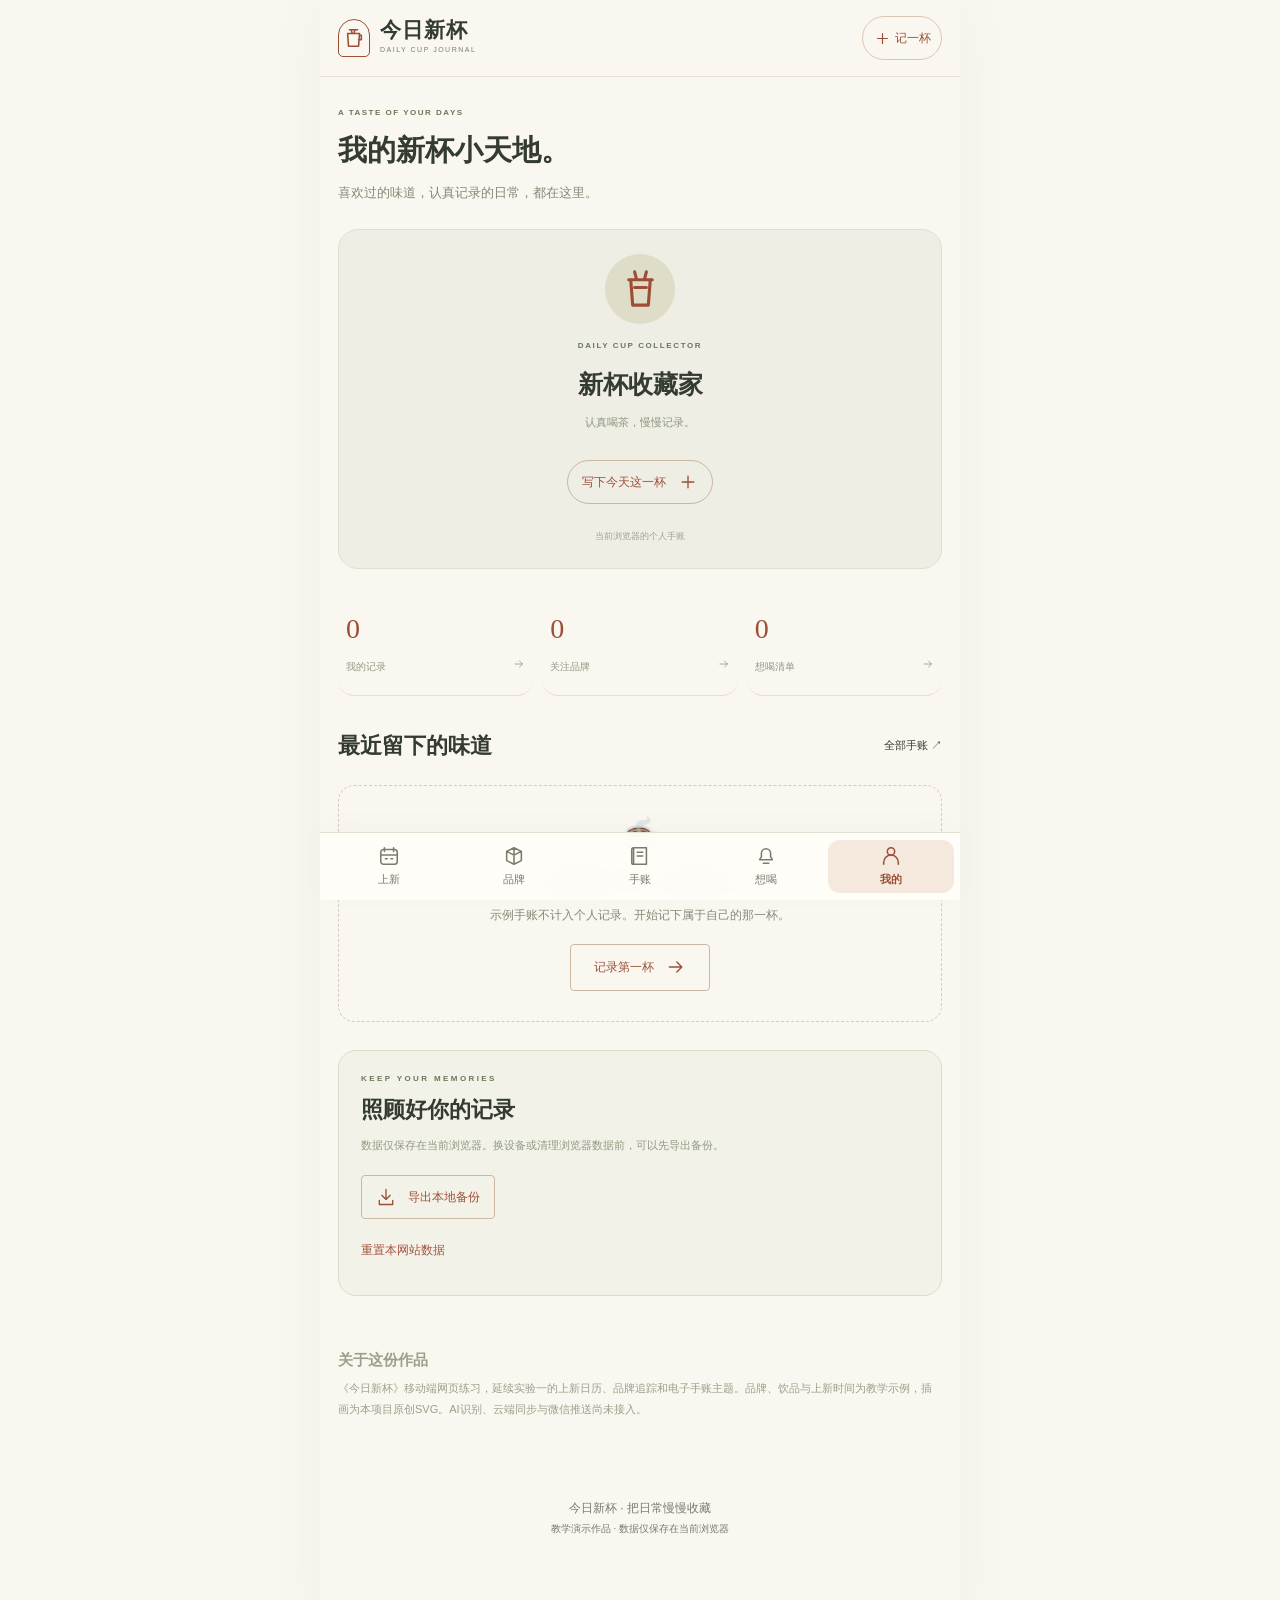
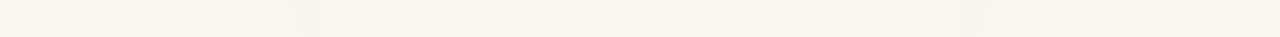
<file: mobile/profile.html>
<!DOCTYPE html>
<html lang="zh-CN">
<head>
<meta charset="utf-8">
<meta name="viewport" content="width=device-width, initial-scale=1, viewport-fit=cover">
<meta name="description" content="今日新杯：发现新杯、关注品牌、记录一杯日常。Web前端实验3移动端课程作品，使用虚构教学数据。">
<meta name="theme-color" content="#f8f5ee">
<title>我的新杯 · 今日新杯 · 移动端</title>
<link rel="icon" type="image/svg+xml" href="res/favicon.svg">
<link rel="stylesheet" href="css/main.css">
<link rel="stylesheet" href="css/mobile.css">
<script src="js/data.js" defer>
</script>
<script src="js/app.js" defer>
</script>
</head>
<body data-page="profile">
<a class="skip-link" href="#main">跳到主要内容</a>
    <header class="site-header"><div class="container header-inner">
    <a class="wordmark" href="index.html" aria-label="今日新杯，返回首页"><span class="brand-mark"><svg class="icon" viewBox="0 0 24 24" fill="none" stroke="currentColor" stroke-width="1.7" stroke-linecap="round" stroke-linejoin="round" aria-hidden="true"><path d="M5 7h13l-1 14H6L5 7Zm2-4h9M9 3l1 4m3-4-1 4M18 9h2v5h-3"/></svg></span><span>今日新杯<small>DAILY CUP JOURNAL</small></span></a>
    <a class="header-save" href="journal.html?new=1" aria-label="记录一杯"><svg class="icon" viewBox="0 0 24 24" fill="none" stroke="currentColor" stroke-width="1.7" stroke-linecap="round" stroke-linejoin="round" aria-hidden="true"><path d="M12 5v14M5 12h14"/></svg><span>记一杯</span></a></div></header>
<main id="main">
<section class="page-intro container">
<div>
<p class="eyebrow">A TASTE OF YOUR DAYS</p>
<h1>我的新杯小天地。</h1>
<p class="intro-copy">喜欢过的味道，认真记录的日常，都在这里。</p>
</div>
</section>
<section class="container profile-layout">
<aside class="profile-card">
<div class="profile-avatar">
<svg class="icon " viewBox="0 0 24 24" aria-hidden="true" fill="none" stroke="currentColor" stroke-width="1.6" stroke-linecap="round" stroke-linejoin="round">
<path d="M7 7h10l-1 13H8L7 7Zm-1 0h12M9 3l1 4m5-4-1 4M9 11h6"/>
</svg>
</div>
<p class="eyebrow">DAILY CUP COLLECTOR</p>
<h2>新杯收藏家</h2>
<p>认真喝茶，慢慢记录。</p>
<a class="button secondary" href="journal.html?new=1">写下今天这一杯 <svg class="icon " viewBox="0 0 24 24" aria-hidden="true" fill="none" stroke="currentColor" stroke-width="1.6" stroke-linecap="round" stroke-linejoin="round">
<path d="M12 5v14M5 12h14"/>
</svg>
</a>
<span class="local-tag">当前浏览器的个人手账</span>
</aside>
<div>
<div class="stats-grid">
<a href="journal.html">
<strong id="profile-records">0</strong>
<span>我的记录 <svg class="icon " viewBox="0 0 24 24" aria-hidden="true" fill="none" stroke="currentColor" stroke-width="1.6" stroke-linecap="round" stroke-linejoin="round">
<path d="M4 12h15m-6-6 6 6-6 6"/>
</svg>
</span>
</a>
<a href="brands.html">
<strong data-follow-count>0</strong>
<span>关注品牌 <svg class="icon " viewBox="0 0 24 24" aria-hidden="true" fill="none" stroke="currentColor" stroke-width="1.6" stroke-linecap="round" stroke-linejoin="round">
<path d="M4 12h15m-6-6 6 6-6 6"/>
</svg>
</span>
</a>
<a href="reminders.html">
<strong data-reminder-count>0</strong>
<span>想喝清单 <svg class="icon " viewBox="0 0 24 24" aria-hidden="true" fill="none" stroke="currentColor" stroke-width="1.6" stroke-linecap="round" stroke-linejoin="round">
<path d="M4 12h15m-6-6 6 6-6 6"/>
</svg>
</span>
</a>
</div>
<section class="profile-section">
<div class="section-heading">
<h2>最近留下的味道</h2>
<a class="text-link" href="journal.html">全部手账 ↗</a>
</div>
<div id="recent-records">
</div>
</section>
<section class="profile-section data-panel">
<p class="eyebrow">KEEP YOUR MEMORIES</p>
<h2>照顾好你的记录</h2>
<p>数据仅保存在当前浏览器。换设备或清理浏览器数据前，可以先导出备份。</p>
<div class="data-buttons">
<button id="export-records" class="button secondary">
<svg class="icon " viewBox="0 0 24 24" aria-hidden="true" fill="none" stroke="currentColor" stroke-width="1.6" stroke-linecap="round" stroke-linejoin="round">
<path d="M12 3v12m-5-5 5 5 5-5M4 16v5h16v-5"/>
</svg> 导出本地备份</button>
<button id="reset-data" class="text-link danger">重置本网站数据</button>
</div>
</section>
<section class="project-note">
<h3>关于这份作品</h3>
<p>《今日新杯》移动端网页练习，延续实验一的上新日历、品牌追踪和电子手账主题。品牌、饮品与上新时间为教学示例，插画为本项目原创SVG。AI识别、云端同步与微信推送尚未接入。</p>
</section>
</div>
</section>
</main>
<footer class="mobile-footer"><p>今日新杯 · 把日常慢慢收藏</p><small>教学演示作品 · 数据仅保存在当前浏览器</small></footer><nav class="bottom-nav" aria-label="主要导航"><a href="index.html"><svg class="icon" viewBox="0 0 24 24" fill="none" stroke="currentColor" stroke-width="1.7" stroke-linecap="round" stroke-linejoin="round" aria-hidden="true"><rect x="3" y="5" width="18" height="16" rx="3"/><path d="M7 3v4m10-4v4M3 11h18m-13 4h2m4 0h2"/></svg><span>上新</span></a><a href="brands.html"><svg class="icon" viewBox="0 0 24 24" fill="none" stroke="currentColor" stroke-width="1.7" stroke-linecap="round" stroke-linejoin="round" aria-hidden="true"><path d="m12 3 8 4v10l-8 4-8-4V7l8-4Zm0 0v18M4 7l8 4 8-4"/></svg><span>品牌</span></a><a href="journal.html"><svg class="icon" viewBox="0 0 24 24" fill="none" stroke="currentColor" stroke-width="1.7" stroke-linecap="round" stroke-linejoin="round" aria-hidden="true"><path d="M5 3h14v18H5a2 2 0 0 1-2-2V5a2 2 0 0 1 2-2Zm0 0v18m4-13h6m-6 4h6"/></svg><span>手账</span></a><a href="reminders.html"><svg class="icon" viewBox="0 0 24 24" fill="none" stroke="currentColor" stroke-width="1.7" stroke-linecap="round" stroke-linejoin="round" aria-hidden="true"><path d="M5 16h14l-2-3V9a5 5 0 0 0-10 0v4l-2 3Zm4 4h6"/></svg><span>想喝</span></a><a href="profile.html" class="active" aria-current="page"><svg class="icon" viewBox="0 0 24 24" fill="none" stroke="currentColor" stroke-width="1.7" stroke-linecap="round" stroke-linejoin="round" aria-hidden="true"><circle cx="12" cy="7" r="4"/><path d="M4 21v-2a8 8 0 0 1 16 0v2"/></svg><span>我的</span></a></nav>
<dialog id="entry-dialog" class="modal" aria-labelledby="entry-dialog-title">
 <form id="entry-form" class="entry-form">
  <div class="modal-heading">
<div>
<p class="eyebrow">A NEW PAGE</p>
<h2 id="entry-dialog-title">记下这一杯</h2>
</div>
<button type="button" class="icon-button" data-close-dialog aria-label="关闭记录窗口">
<svg class="icon " viewBox="0 0 24 24" aria-hidden="true" fill="none" stroke="currentColor" stroke-width="1.6" stroke-linecap="round" stroke-linejoin="round">
<path d="m6 6 12 12M6 18 18 6"/>
</svg>
</button>
</div>
  <p class="muted">留住味道，也留住今天的心情。</p>
  <input type="hidden" name="recordId">
  <div class="form-row">
<label>饮品名称<input name="title" required maxlength="40" placeholder="例如：桂花乌龙鲜奶">
</label>
<label>品牌<input name="brand" required maxlength="24" placeholder="这杯来自哪里">
</label>
</div>
  <div class="form-row">
<label>记录日期<input type="date" name="date" required min="2000-01-01" max="2100-12-31">
</label>
<label>心情<select name="mood">
<option value="开心">开心</option>
<option value="治愈">治愈</option>
<option value="满足">满足</option>
<option value="平静">平静</option>
</select>
</label>
</div>
  <label>一杯小记<textarea name="note" rows="3" maxlength="300" placeholder="今天这杯，有什么值得记住的？">
</textarea>
</label>
  <label class="upload-label">
<svg class="icon " viewBox="0 0 24 24" aria-hidden="true" fill="none" stroke="currentColor" stroke-width="1.6" stroke-linecap="round" stroke-linejoin="round">
<rect x="3" y="5" width="18" height="15" rx="3"/>
<circle cx="8" cy="10" r="1"/>
<path d="m4 18 5-5 4 4 4-6 4 6"/>
</svg>
<span>添加照片 <small>JPG / PNG / WebP，最大8MB</small>
</span>
<input id="entry-photo" type="file" accept="image/jpeg,image/png,image/webp">
</label>
  <img id="photo-preview" class="photo-preview" alt="待保存的手账照片预览" hidden>
  <p class="form-help">手动填写，照片与文字仅保存在当前浏览器。本实验未接入AI识别。</p>
  <p id="form-error" class="form-error" role="alert" hidden>
</p>
  <div class="modal-actions">
<button type="button" class="button secondary" data-close-dialog>取消</button>
<button class="button" type="submit">保存这一杯 <svg class="icon " viewBox="0 0 24 24" aria-hidden="true" fill="none" stroke="currentColor" stroke-width="1.6" stroke-linecap="round" stroke-linejoin="round">
<path d="M4 12h15m-6-6 6 6-6 6"/>
</svg>
</button>
</div>
 </form>
</dialog>
<dialog id="confirm-dialog" class="modal compact" aria-labelledby="confirm-title">
<form method="dialog">
<p class="eyebrow">PLEASE CONFIRM</p>
<h2 id="confirm-title">确认操作</h2>
<p id="confirm-description" class="muted">
</p>
<div class="modal-actions">
<button class="button secondary" value="cancel">取消</button>
<button class="button" value="confirm">确认</button>
</div>
</form>
</dialog>
<div id="toast" class="toast" role="status" aria-live="polite" hidden>
</div>
<noscript>
<p class="noscript">请启用JavaScript以使用日历筛选和本地手账，页面导航仍可直接使用。</p>
</noscript>
</body>
</html>
</file>
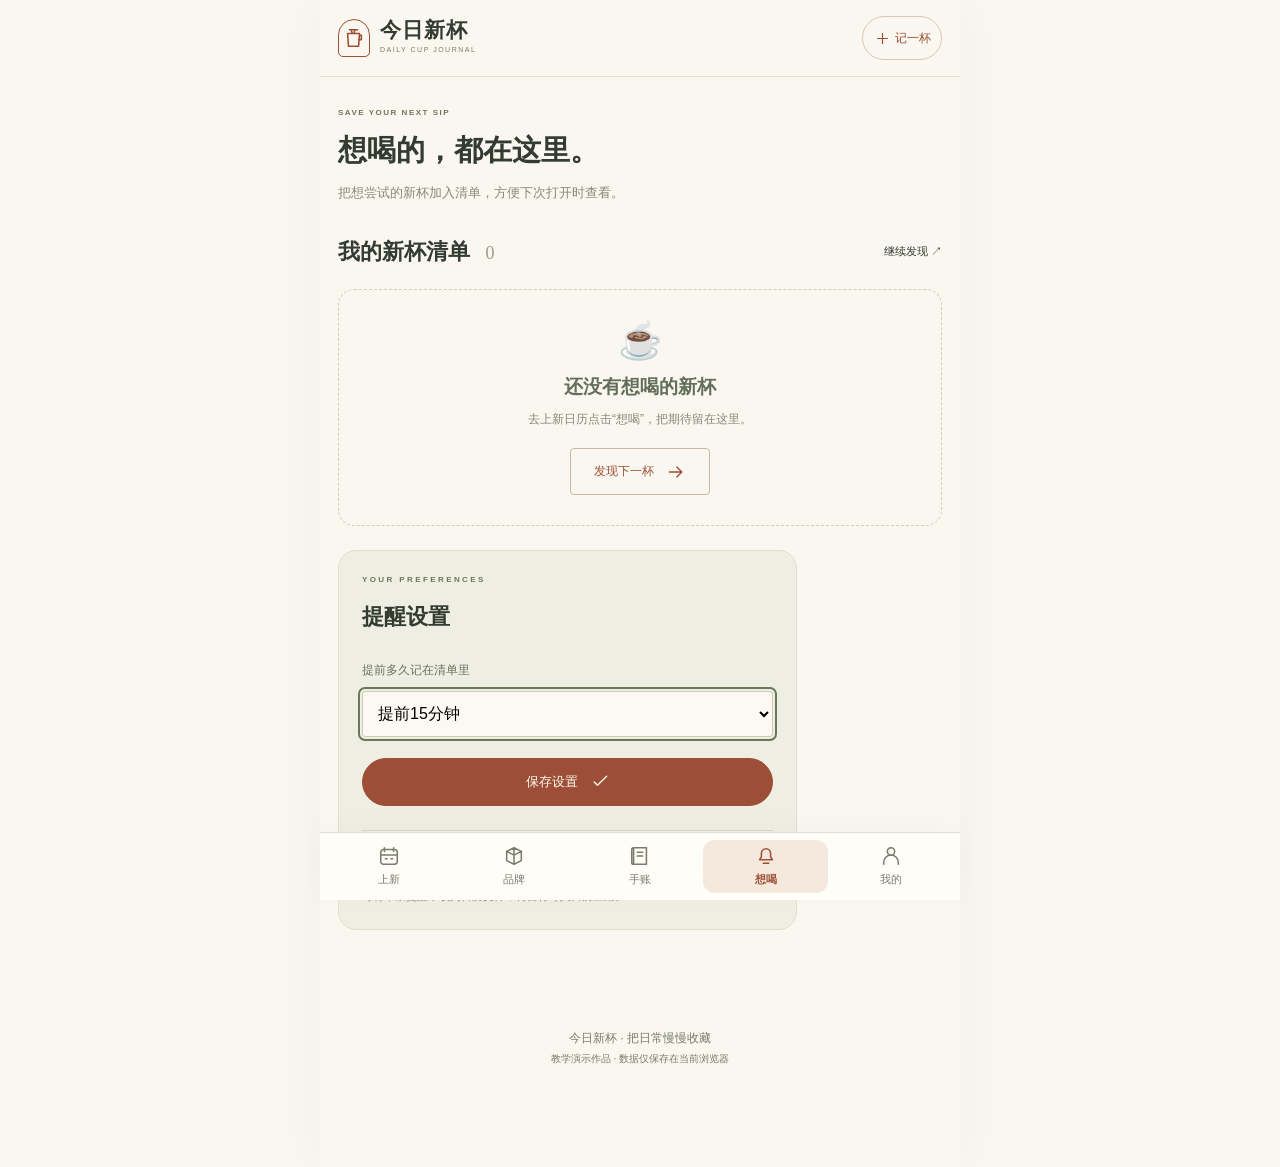
<file: mobile/reminders.html>
<!DOCTYPE html>
<html lang="zh-CN">
<head>
<meta charset="utf-8">
<meta name="viewport" content="width=device-width, initial-scale=1, viewport-fit=cover">
<meta name="description" content="今日新杯：发现新杯、关注品牌、记录一杯日常。Web前端实验3移动端课程作品，使用虚构教学数据。">
<meta name="theme-color" content="#f8f5ee">
<title>提醒管理 · 今日新杯 · 移动端</title>
<link rel="icon" type="image/svg+xml" href="res/favicon.svg">
<link rel="stylesheet" href="css/main.css">
<link rel="stylesheet" href="css/mobile.css">
<script src="js/data.js" defer>
</script>
<script src="js/app.js" defer>
</script>
</head>
<body data-page="reminders">
<a class="skip-link" href="#main">跳到主要内容</a>
    <header class="site-header"><div class="container header-inner">
    <a class="wordmark" href="index.html" aria-label="今日新杯，返回首页"><span class="brand-mark"><svg class="icon" viewBox="0 0 24 24" fill="none" stroke="currentColor" stroke-width="1.7" stroke-linecap="round" stroke-linejoin="round" aria-hidden="true"><path d="M5 7h13l-1 14H6L5 7Zm2-4h9M9 3l1 4m3-4-1 4M18 9h2v5h-3"/></svg></span><span>今日新杯<small>DAILY CUP JOURNAL</small></span></a>
    <a class="header-save" href="journal.html?new=1" aria-label="记录一杯"><svg class="icon" viewBox="0 0 24 24" fill="none" stroke="currentColor" stroke-width="1.7" stroke-linecap="round" stroke-linejoin="round" aria-hidden="true"><path d="M12 5v14M5 12h14"/></svg><span>记一杯</span></a></div></header>
<main id="main">
<section class="page-intro container">
<div>
<p class="eyebrow">SAVE YOUR NEXT SIP</p>
<h1>想喝的，都在这里。</h1>
<p class="intro-copy">把想尝试的新杯加入清单，方便下次打开时查看。</p>
</div>
</section>
<section class="container reminder-layout">
<aside class="settings-panel">
<p class="eyebrow">YOUR PREFERENCES</p>
<h2>提醒设置</h2>
<form id="reminder-settings">
<label>提前多久记在清单里<select id="lead-minutes" name="leadMinutes">
<option value="0">开售时间</option>
<option value="15">提前15分钟</option>
<option value="60">提前1小时</option>
<option value="1440">提前1天</option>
</select>
</label>
<button class="button" type="submit">保存设置 <svg class="icon " viewBox="0 0 24 24" aria-hidden="true" fill="none" stroke="currentColor" stroke-width="1.6" stroke-linecap="round" stroke-linejoin="round">
<path d="m5 12 4 4L20 5"/>
</svg>
</button>
</form>
<div class="local-note">
<svg class="icon " viewBox="0 0 24 24" aria-hidden="true" fill="none" stroke="currentColor" stroke-width="1.6" stroke-linecap="round" stroke-linejoin="round">
<path d="M6 9a6 6 0 0 1 12 0v7l2 2H4l2-2V9Zm4 12h4"/>
</svg>
<p>设置保存在当前浏览器，打开本站时可查看。当前不发送微信消息或后台推送。</p>
</div>
<p class="muted small-copy">可将单条提醒下载为日历文件，再自行导入日历应用。</p>
</aside>
<div>
<div class="section-heading">
<h2>我的新杯清单 <span class="soft-count" data-reminder-count>0</span>
</h2>
<a class="text-link" href="index.html#calendar-section">继续发现 ↗</a>
</div>
<div id="reminder-list" class="reminder-list">
</div>
</div>
</section>
</main>
<footer class="mobile-footer"><p>今日新杯 · 把日常慢慢收藏</p><small>教学演示作品 · 数据仅保存在当前浏览器</small></footer><nav class="bottom-nav" aria-label="主要导航"><a href="index.html"><svg class="icon" viewBox="0 0 24 24" fill="none" stroke="currentColor" stroke-width="1.7" stroke-linecap="round" stroke-linejoin="round" aria-hidden="true"><rect x="3" y="5" width="18" height="16" rx="3"/><path d="M7 3v4m10-4v4M3 11h18m-13 4h2m4 0h2"/></svg><span>上新</span></a><a href="brands.html"><svg class="icon" viewBox="0 0 24 24" fill="none" stroke="currentColor" stroke-width="1.7" stroke-linecap="round" stroke-linejoin="round" aria-hidden="true"><path d="m12 3 8 4v10l-8 4-8-4V7l8-4Zm0 0v18M4 7l8 4 8-4"/></svg><span>品牌</span></a><a href="journal.html"><svg class="icon" viewBox="0 0 24 24" fill="none" stroke="currentColor" stroke-width="1.7" stroke-linecap="round" stroke-linejoin="round" aria-hidden="true"><path d="M5 3h14v18H5a2 2 0 0 1-2-2V5a2 2 0 0 1 2-2Zm0 0v18m4-13h6m-6 4h6"/></svg><span>手账</span></a><a href="reminders.html" class="active" aria-current="page"><svg class="icon" viewBox="0 0 24 24" fill="none" stroke="currentColor" stroke-width="1.7" stroke-linecap="round" stroke-linejoin="round" aria-hidden="true"><path d="M5 16h14l-2-3V9a5 5 0 0 0-10 0v4l-2 3Zm4 4h6"/></svg><span>想喝</span></a><a href="profile.html"><svg class="icon" viewBox="0 0 24 24" fill="none" stroke="currentColor" stroke-width="1.7" stroke-linecap="round" stroke-linejoin="round" aria-hidden="true"><circle cx="12" cy="7" r="4"/><path d="M4 21v-2a8 8 0 0 1 16 0v2"/></svg><span>我的</span></a></nav>
<dialog id="entry-dialog" class="modal" aria-labelledby="entry-dialog-title">
 <form id="entry-form" class="entry-form">
  <div class="modal-heading">
<div>
<p class="eyebrow">A NEW PAGE</p>
<h2 id="entry-dialog-title">记下这一杯</h2>
</div>
<button type="button" class="icon-button" data-close-dialog aria-label="关闭记录窗口">
<svg class="icon " viewBox="0 0 24 24" aria-hidden="true" fill="none" stroke="currentColor" stroke-width="1.6" stroke-linecap="round" stroke-linejoin="round">
<path d="m6 6 12 12M6 18 18 6"/>
</svg>
</button>
</div>
  <p class="muted">留住味道，也留住今天的心情。</p>
  <input type="hidden" name="recordId">
  <div class="form-row">
<label>饮品名称<input name="title" required maxlength="40" placeholder="例如：桂花乌龙鲜奶">
</label>
<label>品牌<input name="brand" required maxlength="24" placeholder="这杯来自哪里">
</label>
</div>
  <div class="form-row">
<label>记录日期<input type="date" name="date" required min="2000-01-01" max="2100-12-31">
</label>
<label>心情<select name="mood">
<option value="开心">开心</option>
<option value="治愈">治愈</option>
<option value="满足">满足</option>
<option value="平静">平静</option>
</select>
</label>
</div>
  <label>一杯小记<textarea name="note" rows="3" maxlength="300" placeholder="今天这杯，有什么值得记住的？">
</textarea>
</label>
  <label class="upload-label">
<svg class="icon " viewBox="0 0 24 24" aria-hidden="true" fill="none" stroke="currentColor" stroke-width="1.6" stroke-linecap="round" stroke-linejoin="round">
<rect x="3" y="5" width="18" height="15" rx="3"/>
<circle cx="8" cy="10" r="1"/>
<path d="m4 18 5-5 4 4 4-6 4 6"/>
</svg>
<span>添加照片 <small>JPG / PNG / WebP，最大8MB</small>
</span>
<input id="entry-photo" type="file" accept="image/jpeg,image/png,image/webp">
</label>
  <img id="photo-preview" class="photo-preview" alt="待保存的手账照片预览" hidden>
  <p class="form-help">手动填写，照片与文字仅保存在当前浏览器。本实验未接入AI识别。</p>
  <p id="form-error" class="form-error" role="alert" hidden>
</p>
  <div class="modal-actions">
<button type="button" class="button secondary" data-close-dialog>取消</button>
<button class="button" type="submit">保存这一杯 <svg class="icon " viewBox="0 0 24 24" aria-hidden="true" fill="none" stroke="currentColor" stroke-width="1.6" stroke-linecap="round" stroke-linejoin="round">
<path d="M4 12h15m-6-6 6 6-6 6"/>
</svg>
</button>
</div>
 </form>
</dialog>
<dialog id="confirm-dialog" class="modal compact" aria-labelledby="confirm-title">
<form method="dialog">
<p class="eyebrow">PLEASE CONFIRM</p>
<h2 id="confirm-title">确认操作</h2>
<p id="confirm-description" class="muted">
</p>
<div class="modal-actions">
<button class="button secondary" value="cancel">取消</button>
<button class="button" value="confirm">确认</button>
</div>
</form>
</dialog>
<div id="toast" class="toast" role="status" aria-live="polite" hidden>
</div>
<noscript>
<p class="noscript">请启用JavaScript以使用日历筛选和本地手账，页面导航仍可直接使用。</p>
</noscript>
</body>
</html>
</file>
<file: css/main.css>
/* 今日新杯｜共用样式。PC主体最大1200px，使用盒模型、Flex、Grid与媒体查询。 */
:root {
  --paper:#faf7f0;
  --white:#fffdf8;
  --ink:#343c31;
  --muted:#7a7d6e;
  --accent:#9c4f36;
  --accent-dark:#7d3b26;
  --olive:#6b7758;
  --line:#e4dfd3;
  --sage:#e8ecdf;
  --rose:#f4e4e1;
  --amber:#f4e9d5;
  --sand:#eae3d8;
  --orange:#f8e8d6;
  --berry:#eee0e3;
  --serif:Georgia,'Noto Serif SC','Songti SC','STSong','SimSun',serif
}


* {
  box-sizing:border-box
}

html {
  scroll-behavior:smooth;
  scroll-padding-top:28px
}

body {
  margin:0;
  background:var(--paper);
  color:var(--ink);
  font-family:'Microsoft YaHei','PingFang SC',Arial,sans-serif;
  font-size:14px;
  line-height:1.7
}

button,input,select,textarea {
  font:inherit
}

button,a,input,select,textarea {
  -webkit-tap-highlight-color:transparent
}

button {
  cursor:pointer;
  color:inherit
}

a {
  color:inherit;
  text-decoration:none
}

img {
  max-width:100%;
  display:block
}

button:disabled {
  cursor:wait;
  opacity:.6
}

h1,h2,h3,p {
  margin:0
}

h1,h2,h3 {
  line-height:1.35
}

h2 {
  font-family:var(--serif);
  font-size:30px;
  font-weight:600
}

h3 {
  font-size:17px
}

button {
  border:0;
  background:none
}

input,select,textarea {
  min-width:0
}

input,select,textarea:focus {
  outline:2px solid var(--olive);
  outline-offset:2px
}

button:focus-visible,a:focus-visible {
  outline:3px solid var(--accent);
  outline-offset:4px
}

::selection {
  background:#e1cab0
}

[hidden] {
  display:none!important
}

.container {
  width:calc(100% - 80px);
  max-width:1200px;
  margin:0 auto
}

.icon {
  width:20px;
  height:20px;
  flex-shrink:0;
  vertical-align:middle
}

.skip-link {
  position:fixed;
  top:-100px;
  left:16px;
  padding:10px 16px;
  background:var(--ink);
  color:white;
  z-index:20
}

.skip-link:focus {
  top:12px
}

.site-header {
  background:rgba(250,247,240,.96);
  border-bottom:1px solid var(--line)
}

.header-inner {
  min-height:100px;
  display:flex;
  align-items:center;
  gap:48px
}

.wordmark {
  display:flex;
  gap:12px;
  align-items:center;
  flex-shrink:0;
  font-family:var(--serif);
  font-size:25px;
  font-weight:700;
  letter-spacing:1px;
  line-height:1.15
}

.wordmark small {
  display:block;
  font:8px/2.2 Arial,sans-serif;
  letter-spacing:2px;
  color:var(--muted);
  font-weight:400
}

.brand-mark {
  width:40px;
  height:46px;
  border:1px solid var(--accent);
  border-radius:19px 19px 5px 5px;
  color:var(--accent);
  display:grid;
  place-items:center
}

.brand-mark .icon {
  width:26px;
  height:26px
}

.main-nav {
  display:flex;
  gap:30px;
  align-self:stretch;
  align-items:center;
  margin:auto
}

.main-nav a {
  position:relative;
  padding:36px 0;
  font-size:14px;
  white-space:nowrap;
  color:#6d7364
}

.main-nav a:hover,.main-nav a.active {
  color:var(--accent)
}

.main-nav a.active:after {
  content:'';
  height:2px;
  background:var(--accent);
  position:absolute;
  bottom:25px;
  left:0;
  right:0
}

.header-actions {
  display:flex;
  gap:22px;
  align-items:center;
  flex-shrink:0
}

.reminder-link {
  position:relative;
  display:block;
  padding:6px
}

.count-badge {
  position:absolute;
  top:-1px;
  right:-4px;
  border-radius:50%;
  background:var(--accent);
  color:white;
  font-size:9px;
  line-height:16px;
  min-width:16px;
  text-align:center
}

.button {
  display:inline-flex;
  align-items:center;
  justify-content:center;
  gap:12px;
  min-height:48px;
  padding:12px 23px;
  background:var(--accent);
  border:1px solid var(--accent);
  border-radius:4px;
  color:#fffaf1;
  font-weight:500;
  font-size:14px;
  transition:background .18s,transform .18s
}

.button:hover {
  background:var(--accent-dark);
  transform:translateY(-1px)
}

.button.small {
  min-height:40px;
  padding:8px 15px;
  font-size:12px
}

.button.small .icon {
  width:16px;
  height:16px
}

.button.secondary {
  color:var(--accent);
  background:transparent;
  border-color:#cdb7a1
}

.button.secondary:hover {
  background:#f1e8dc
}

.button.is-saved {
  background:#e6eadc;
  color:#4e603e;
  border-color:#d5dcc8
}

.text-link {
  display:inline-flex;
  align-items:center;
  gap:9px;
  font-size:13px;
  border-bottom:1px solid transparent;
  padding:3px 0;
  white-space:nowrap
}

.text-link:hover {
  border-color:currentColor;
  color:var(--accent)
}

.eyebrow {
  font:10px/1.5 Arial,sans-serif;
  letter-spacing:2.4px;
  font-weight:600;
  color:var(--olive);
  margin-bottom:16px
}

.hero {
  display:grid;
  grid-template-columns:1fr 1fr;
  gap:20px;
  align-items:center;
  padding-top:40px;
  padding-bottom:40px;
  min-height:570px
}

.hero-copy {
  padding:8px 0 10px 8px
}

.hero-copy h1 {
  font-family:var(--serif);
  font-size:60px;
  font-weight:600;
  line-height:1.37;
  letter-spacing:2px
}

.title-dot {
  color:var(--accent)
}

.hero-copy>p:not(.eyebrow) {
  font-size:15px;
  color:#74796a;
  margin-top:23px;
  line-height:1.9
}

.tiny-line {
  width:28px;
  height:1px;
  background:var(--olive);
  display:inline-block;
  vertical-align:middle;
  margin-right:6px
}

.hero-buttons {
  display:flex;
  align-items:center;
  gap:26px;
  margin-top:30px
}

.hero-footnote {
  display:flex;
  align-items:center;
  gap:13px;
  color:#8a8d7c;
  font-size:11px;
  margin-top:32px
}

.sample-dot {
  width:6px;
  height:6px;
  display:inline-block;
  background:#9ba889;
  border-radius:50%
}

.hero-visual {
  position:relative;
  padding-right:10px
}

.hero-visual>img {
  width:100%;
  height:auto
}

.hero-stamp {
  position:absolute;
  right:8px;
  top:32px;
  width:111px;
  height:111px;
  display:flex;
  flex-direction:column;
  align-items:center;
  justify-content:center;
  border:1px solid #a17351;
  outline:1px solid #a17351;
  outline-offset:-6px;
  border-radius:50%;
  background:#f7efdd;
  color:#805a3d;
  font-family:var(--serif);
  font-size:16px;
  line-height:1.6;
  transform:rotate(12deg)
}

.hero-stamp span {
  font:6px Arial;
  letter-spacing:.5px;
  margin-top:3px
}

.intro-ribbon {
  display:flex;
  justify-content:space-around;
  border-top:1px solid var(--line);
  border-bottom:1px solid var(--line);
  padding:20px 0;
  font-size:12px;
  color:#7a7e6e
}

.intro-ribbon>span {
  display:flex;
  align-items:center;
  gap:12px
}

.intro-ribbon .icon {
  color:var(--olive);
  width:17px;
  height:17px
}

.section {
  padding-top:64px;
  padding-bottom:66px
}

.section-heading {
  display:flex;
  justify-content:space-between;
  align-items:center;
  gap:16px;
  margin-bottom:28px
}

.section-heading .eyebrow {
  margin-bottom:10px
}

.section-heading>.text-link {
  align-self:end;
  margin-bottom:4px
}

.calendar-layout {
  display:grid;
  grid-template-columns:285px minmax(0,1fr);
  gap:36px
}

.calendar-panel {
  border:1px solid var(--line);
  border-radius:5px;
  padding:23px 20px;
  align-self:start;
  background:#f5f1e7
}

.calendar-heading {
  display:flex;
  align-items:center;
  justify-content:space-between;
  margin-bottom:24px
}

.calendar-heading h3 {
  font-size:16px
}

.calendar-heading>div {
  display:flex;
  gap:4px
}

.icon-button {
  width:30px;
  height:30px;
  display:inline-grid;
  place-items:center;
  border-radius:50%;
  font-size:24px;
  line-height:1;
  background:transparent
}

.icon-button:hover {
  background:#e9e1d3
}

.icon-button .icon {
  width:18px;
  height:18px
}

.calendar-week,.calendar-days {
  display:grid;
  grid-template-columns:repeat(7,1fr);
  gap:4px
}

.calendar-week {
  font-size:10px;
  color:#999c8e;
  margin-bottom:12px;
  text-align:center
}

.calendar-days button {
  min-height:33px;
  position:relative;
  border-radius:50%;
  font:12px Arial;
  aspect-ratio:1
}

.calendar-days button:hover {
  background:#e8e1d4
}

.calendar-days button.has-release:after {
  position:absolute;
  bottom:3px;
  left:calc(50% - 2px);
  content:'';
  width:4px;
  height:4px;
  border-radius:50%;
  background:var(--accent)
}

.calendar-days button.selected {
  background:var(--accent);
  color:white
}

.calendar-days button.selected:after {
  background:#ead9ac
}

.calendar-days button.today:not(.selected) {
  outline:1px solid #c1bea7;
  outline-offset:-2px
}

.calendar-legend {
  display:flex;
  align-items:center;
  justify-content:space-between;
  font-size:10px;
  color:#878b78;
  border-top:1px solid var(--line);
  padding-top:15px;
  margin-top:18px
}

.calendar-legend i {
  display:inline-block;
  width:4px;
  height:4px;
  background:var(--accent);
  border-radius:50%;
  margin-right:5px
}

.calendar-legend button {
  font-size:11px;
  color:var(--accent)
}

.calendar-note {
  font-size:11px;
  color:#929582;
  line-height:1.8;
  margin:22px 0 10px
}

.calendar-panel>#demo-month {
  font-size:11px;
  color:var(--olive)
}

.release-toolbar {
  display:flex;
  justify-content:space-between;
  align-items:center;
  gap:12px;
  margin-bottom:20px
}

.overline {
  font:8px Arial;
  letter-spacing:2px;
  color:#9c9c8c;
  display:block;
  margin-bottom:6px
}

.release-toolbar h3 {
  font-size:18px
}

.filter-pills {
  display:flex;
  align-items:center;
  gap:5px
}

.filter-pills button {
  padding:7px 14px;
  border:1px solid transparent;
  color:var(--muted);
  border-radius:20px;
  font-size:12px;
  white-space:nowrap
}

.filter-pills button.active {
  color:var(--accent);
  border-color:#d8c6b1;
  background:#f2e8da
}

.release-grid {
  display:grid;
  grid-template-columns:repeat(3,minmax(0,1fr));
  gap:23px 18px
}

.release-card {
  min-width:0
}

.release-image {
  position:relative;
  display:block;
  overflow:hidden;
  border-radius:4px;
  background:var(--amber)
}

.release-image img {
  width:100%;
  aspect-ratio:1.2;
  object-fit:cover;
  transition:transform .4s
}

.release-image:hover img {
  transform:scale(1.035)
}

.card-label {
  position:absolute;
  top:10px;
  left:10px;
  font-size:9px;
  background:rgba(255,253,247,.93);
  padding:3px 8px;
  color:#776951;
  letter-spacing:.5px
}

.card-brand {
  color:var(--muted);
  font-size:10px;
  margin:14px 0 5px
}

.release-card h3 {
  font-size:15px
}

.release-card h3 a:hover {
  color:var(--accent)
}

.card-caption {
  font-size:11px;
  color:#909282;
  margin:5px 0 8px
}

.release-date {
  font:11px Arial;
  color:var(--accent);
  margin-top:9px
}

.card-bottom {
  display:flex;
  justify-content:space-between;
  align-items:center;
  border-top:1px solid var(--line);
  margin-top:12px;
  padding-top:11px;
  gap:6px
}

.card-bottom>span {
  font-size:9px;
  color:#919482;
  line-height:1.5
}

.remind-button {
  font-size:11px;
  display:flex;
  align-items:center;
  gap:5px;
  white-space:nowrap;
  border:1px solid #d9caba;
  border-radius:4px;
  padding:5px 9px;
  color:var(--accent)
}

.remind-button .icon {
  width:13px;
  height:13px
}

.remind-button:hover {
  background:#f1e4d4
}

.remind-button.saved {
  color:#5e704e;
  background:#e6eadc;
  border-color:#cdd5bd
}

.data-note {
  font-size:10px;
  color:#96988b;
  margin-top:23px
}

.journal-invitation {
  display:flex;
  align-items:center;
  justify-content:space-between;
  gap:60px;
  border-top:1px solid var(--line);
  padding:48px 80px;
  background:#efeee4;
  margin-top:0;
  margin-bottom:80px
}

.journal-invitation h2 {
  font-size:34px;
  line-height:1.5
}

.journal-invitation p:not(.eyebrow) {
  color:#818572;
  font-size:12px;
  max-width:350px;
  margin-top:17px
}

.journal-invitation .button {
  margin-top:23px
}

.invitation-art {
  width:310px;
  flex-shrink:0;
  background:#fffaf0;
  padding:16px 16px 18px;
  position:relative;
  transform:rotate(5deg);
  box-shadow:4px 6px 10px #48482e0c
}

.invitation-art img {
  width:100%;
  height:220px;
  object-fit:cover
}

.tape {
  position:absolute;
  top:-12px;
  left:calc(50% - 35px);
  width:70px;
  height:27px;
  background:#c8be93aa;
  transform:rotate(-8deg);
  z-index:1
}

.hand-note {
  display:block;
  text-align:center;
  font:italic 17px var(--serif);
  color:#8e7a5a;
  padding-top:13px
}

.site-footer {
  border-top:1px solid var(--line);
  padding:35px 0 22px;
  margin-top:56px
}

.footer-main {
  display:flex;
  justify-content:space-between;
  align-items:center;
  gap:20px
}

.footer-logo {
  font:600 19px var(--serif)
}

.footer-logo span {
  font:11px 'Microsoft YaHei',sans-serif;
  color:#919582;
  margin-left:19px
}

.footer-main>div {
  display:flex;
  gap:24px;
  color:#7e8372;
  font-size:11px
}

.footer-meta {
  display:flex;
  justify-content:space-between;
  border-top:1px solid var(--line);
  padding-top:18px;
  margin-top:25px;
  font-size:9px;
  color:#979b8a;
  gap:15px
}

.page-intro {
  display:flex;
  justify-content:space-between;
  align-items:center;
  padding-top:61px;
  padding-bottom:46px;
  gap:30px
}

.page-intro h1 {
  font:600 43px/1.4 var(--serif);
  letter-spacing:1px
}

.intro-copy {
  color:#858976;
  font-size:14px;
  margin-top:17px
}

.compact-section {
  padding-top:0
}

.toolbar {
  display:flex;
  justify-content:space-between;
  align-items:center;
  gap:18px;
  margin:0 0 28px
}

.search-box {
  display:flex;
  align-items:center;
  gap:12px;
  min-height:45px;
  width:310px;
  padding:9px 14px;
  border-bottom:1px solid #cfcdbc;
  background:#f3f1e7
}

.search-box .icon {
  color:#959a88;
  width:17px;
  height:17px
}

.search-box input {
  width:100%;
  border:0;
  background:none;
  outline:0;
  font-size:12px
}

.search-box:focus-within {
  outline:2px solid var(--olive);
  outline-offset:2px
}

.search-box input:focus {
  outline:none
}

.brand-grid {
  display:grid;
  grid-template-columns:repeat(4,minmax(0,1fr));
  gap:22px
}

.brand-card {
  border:1px solid var(--line);
  border-radius:4px;
  padding:28px 24px 23px;
  background:var(--white);
  position:relative
}

.brand-card .brand-avatar {
  height:68px;
  width:68px;
  border-radius:50%;
  display:grid;
  place-items:center;
  font:30px var(--serif);
  margin-bottom:22px
}

.sage {
  background:var(--sage);
  color:#637152
}

.rose {
  background:var(--rose);
  color:#a17378
}

.orange {
  background:var(--orange);
  color:#ad7c45
}

.sand {
  background:var(--sand);
  color:#8d745e
}

.brand-card h2 {
  font-family:inherit;
  font-size:20px
}

.brand-en {
  font:8px Arial;
  letter-spacing:2px;
  color:#a2a18f;
  margin-top:7px
}

.brand-desc {
  font-size:11px;
  color:#8d917f;
  margin:20px 0 13px;
  min-height:38px
}

.tag-row {
  display:flex;
  gap:7px;
  flex-wrap:wrap
}

.tag-row span {
  font-size:9px;
  padding:3px 7px;
  background:#f2f0e6;
  color:#7d836e
}

.brand-card .follow-button {
  display:flex;
  align-items:center;
  justify-content:center;
  width:100%;
  margin-top:24px;
  border:1px solid #cec6b5;
  min-height:36px;
  font-size:11px;
  border-radius:3px;
  color:var(--accent);
  gap:6px
}

.follow-button .icon {
  width:14px;
  height:14px
}

.follow-button[aria-pressed=true] {
  background:#ebeee3;
  color:#62764c;
  border-color:#d5dcc7
}

.brand-card .brand-feed-link {
  font-size:10px;
  color:#858a74;
  display:block;
  text-align:center;
  margin:10px auto 0
}

.brand-feed-heading {
  margin-top:64px
}

.four-col {
  grid-template-columns:repeat(4,minmax(0,1fr))
}

.empty-state {
  grid-column:1/-1;
  border:1px dashed #d2cebd;
  padding:48px 24px;
  text-align:center;
  border-radius:4px;
  color:#858976
}

.empty-state .empty-mark {
  font:36px var(--serif);
  color:#b5ad93;
  margin-bottom:12px
}

.empty-state h3 {
  color:#636f59;
  margin-bottom:9px
}

.empty-state p {
  font-size:12px
}

.empty-state .button,.empty-state .text-link {
  margin-top:19px
}

.journal-summary {
  display:flex;
  align-items:center;
  gap:45px;
  padding:20px 28px;
  background:#efeee4;
  border-top:1px solid #e1decf;
  border-bottom:1px solid #e1decf
}

.journal-summary>div {
  display:flex;
  align-items:center;
  gap:13px
}

.journal-summary strong {
  font:36px var(--serif);
  color:var(--accent)
}

.journal-summary span {
  font-size:11px;
  color:#787e68
}

.journal-summary p {
  font-size:11px;
  color:#8d917d;
  margin-left:auto
}

.journal-toolbar {
  margin-top:34px
}

.view-switch {
  display:flex;
  gap:7px
}

.view-switch button {
  display:flex;
  align-items:center;
  gap:7px;
  padding:8px 14px;
  color:#909682;
  font-size:12px;
  border-radius:3px
}

.view-switch button.active {
  background:#e8e9dd;
  color:#5e7050
}

.view-switch .icon {
  width:15px;
  height:15px
}

.journal-grid {
  display:grid;
  grid-template-columns:repeat(3,minmax(0,1fr));
  gap:32px
}

.journal-card {
  padding:13px 13px 20px;
  background:var(--white);
  border:1px solid #e7e0d1;
  position:relative;
  transition:transform .25s
}

.journal-card:hover {
  transform:translateY(-3px)
}

.journal-card>img {
  width:100%;
  height:245px;
  object-fit:cover;
  background:#eae4d7
}

.journal-card .journal-card-content {
  padding:15px 8px 0
}

.journal-card h3 {
  font-size:18px;
  font-family:var(--serif);
  margin-top:10px
}

.journal-card-top {
  display:flex;
  justify-content:space-between;
  font:11px Arial;
  color:#999784
}

.journal-card .demo-badge {
  position:absolute;
  top:23px;
  left:23px;
  font-size:9px;
  background:#fffaf0de;
  padding:2px 7px;
  color:#8e7b64
}

.journal-card p {
  color:#959581;
  font-size:12px;
  margin-top:9px;
  overflow:hidden;
  text-overflow:ellipsis;
  display:-webkit-box;
  -webkit-line-clamp:2;
  -webkit-box-orient:vertical;
  min-height:41px
}

.journal-card .mood-label {
  font-size:10px;
  color:#70805b
}

.journal-grid.timeline {
  display:flex;
  flex-direction:column;
  gap:22px;
  max-width:880px;
  margin:auto
}

.timeline .journal-card {
  display:flex;
  gap:23px;
  align-items:center
}

.timeline .journal-card>img {
  width:220px;
  height:160px;
  flex-shrink:0
}

.timeline .journal-card-content {
  flex:1;
  padding:0 18px 0 0
}

.timeline .journal-card h3 {
  font-size:22px
}

.journal-bottom-note {
  padding:46px 0 12px;
  text-align:center;
  color:#a2a38d;
  font-size:12px;
  display:flex;
  align-items:center;
  justify-content:center;
  gap:8px
}

.journal-bottom-note .icon {
  width:16px;
  height:16px
}

.detail-section {
  padding-top:32px;
  padding-bottom:40px;
  min-height:65vh
}

.breadcrumb {
  display:flex;
  align-items:center;
  gap:12px;
  font-size:11px;
  color:#999c89;
  margin-bottom:36px
}

.breadcrumb a:hover {
  color:var(--accent)
}

.detail-layout {
  display:grid;
  grid-template-columns:1.08fr 1fr;
  gap:70px;
  align-items:center
}

.detail-art {
  padding:25px;
  background:#eee7d8;
  transform:rotate(-1deg);
  position:relative
}

.detail-art>img {
  width:100%;
  aspect-ratio:1.1;
  object-fit:cover
}

.detail-art .detail-caption {
  font:italic 18px var(--serif);
  text-align:center;
  color:#927e61;
  margin-top:20px
}

.detail-copy h1 {
  font:600 37px/1.5 var(--serif);
  margin-bottom:13px
}

.detail-copy .intro-copy {
  font-size:12px
}

.detail-fields {
  display:grid;
  grid-template-columns:1fr 1fr;
  gap:22px;
  margin:30px 0;
  padding:24px 0;
  border-top:1px solid var(--line);
  border-bottom:1px solid var(--line)
}

.detail-fields dt {
  color:#969985;
  font-size:10px
}

.detail-fields dd {
  margin:5px 0 0;
  font-size:14px
}

.detail-note {
  font-size:13px;
  line-height:2;
  color:#7a826b;
  white-space:pre-wrap;
  overflow-wrap:anywhere
}

.detail-actions {
  display:flex;
  align-items:center;
  gap:22px;
  margin-top:29px;
  flex-wrap:wrap
}

.detail-local {
  font-size:10px;
  color:#9a9d8b;
  margin-top:22px
}

.danger {
  color:#a4523d
}

.reminder-layout {
  display:grid;
  grid-template-columns:300px minmax(0,1fr);
  gap:44px;
  padding-bottom:48px
}

.settings-panel {
  padding:27px;
  background:#efeee3;
  border:1px solid #e3dfce;
  border-radius:4px;
  align-self:start
}

.settings-panel h2 {
  font-size:24px;
  margin-bottom:28px
}

.settings-panel label,.entry-form>label,.form-row>label {
  display:flex;
  flex-direction:column;
  gap:7px;
  font-size:12px;
  color:#69735d
}

.settings-panel select {
  width:100%;
  padding:11px;
  border:1px solid #cbcbb6;
  background:#fbf9f1;
  margin-top:4px;
  border-radius:3px
}

.settings-panel .button {
  width:100%;
  margin-top:21px
}

.local-note {
  display:flex;
  gap:10px;
  margin-top:24px;
  padding-top:22px;
  border-top:1px solid #d9d7c6
}

.local-note .icon {
  width:16px;
  height:16px;
  color:#8c9777;
  margin-top:4px
}

.local-note p {
  font-size:11px;
  color:#879075
}

.muted {
  color:#8b917e
}

.small-copy {
  font-size:10px;
  margin-top:14px
}

.soft-count {
  font:18px Georgia;
  color:#9b9e8b;
  margin-left:10px
}

.reminder-list {
  display:flex;
  flex-direction:column;
  gap:17px
}

.reminder-item {
  display:flex;
  gap:22px;
  align-items:center;
  background:var(--white);
  padding:18px;
  border:1px solid var(--line);
  border-radius:4px
}

.reminder-item img {
  height:125px;
  width:126px;
  object-fit:cover;
  border-radius:3px
}

.reminder-info {
  flex:1
}

.reminder-info .eyebrow {
  font-size:9px;
  letter-spacing:1px;
  margin-bottom:6px
}

.reminder-info h3 {
  font-size:18px;
  margin-bottom:6px
}

.reminder-info p {
  font-size:11px;
  color:#9a9d88
}

.reminder-info .remind-time {
  color:var(--accent);
  font-size:11px;
  margin-top:8px
}

.reminder-controls {
  display:flex;
  flex-direction:column;
  gap:10px;
  align-items:end
}

.reminder-controls .button {
  font-size:10px;
  padding:7px 12px;
  min-height:35px
}

.reminder-controls .text-link {
  font-size:10px
}

.profile-layout {
  display:grid;
  grid-template-columns:290px minmax(0,1fr);
  gap:42px;
  padding-bottom:30px
}

.profile-card {
  text-align:center;
  background:#efeee4;
  padding:39px 23px 30px;
  border:1px solid #e1dece;
  align-self:start;
  border-radius:4px
}

.profile-avatar {
  height:90px;
  width:90px;
  background:#dfdcc8;
  color:var(--accent);
  border-radius:50%;
  display:grid;
  place-items:center;
  margin:0 auto 23px
}

.profile-avatar .icon {
  height:47px;
  width:47px
}

.profile-card .eyebrow {
  font-size:8px;
  letter-spacing:1.6px
}

.profile-card h2 {
  font-size:28px
}

.profile-card p:not(.eyebrow) {
  color:#90967f;
  font-size:11px;
  margin-top:11px
}

.profile-card .button {
  margin-top:28px;
  font-size:11px;
  padding:10px 14px;
  min-height:42px
}

.local-tag {
  display:block;
  font-size:9px;
  color:#a0a48d;
  margin-top:25px
}

.stats-grid {
  display:grid;
  grid-template-columns:repeat(3,minmax(0,1fr));
  gap:20px
}

.stats-grid>a {
  border-bottom:1px solid var(--line);
  padding:3px 12px 23px
}

.stats-grid strong {
  font:43px var(--serif);
  display:block;
  color:var(--accent)
}

.stats-grid span {
  font-size:11px;
  color:#939985;
  display:flex;
  justify-content:space-between;
  margin-top:13px
}

.stats-grid .icon {
  width:14px;
  height:14px
}

.profile-section {
  margin-top:38px
}

.profile-section h2 {
  font-size:25px
}

.profile-section .section-heading {
  margin-bottom:17px
}

.recent-item {
  display:flex;
  align-items:center;
  gap:20px;
  border-bottom:1px solid var(--line);
  padding:13px 0
}

.recent-item img {
  width:70px;
  height:65px;
  object-fit:cover
}

.recent-item h3 {
  font-size:14px
}

.recent-item p {
  font-size:10px;
  color:#989e87
}

.recent-item>.icon {
  margin-left:auto;
  width:15px
}

.data-panel {
  border:1px solid #dddcc9;
  background:#f3f2e8;
  padding:26px
}

.data-panel .eyebrow {
  font-size:9px;
  margin-bottom:10px
}

.data-panel p:not(.eyebrow) {
  font-size:11px;
  color:#929981;
  margin-top:12px
}

.data-buttons {
  display:flex;
  gap:22px;
  align-items:center;
  margin-top:20px
}

.data-buttons .button {
  font-size:11px;
  min-height:39px;
  padding:8px 14px
}

.data-buttons .text-link {
  font-size:10px
}

.project-note {
  margin-top:28px;
  color:#9c9f8a;
  font-size:10px;
  line-height:1.9
}

.project-note h3 {
  font-size:11px;
  margin-bottom:8px
}

.modal {
  width:min(570px,calc(100% - 30px));
  max-height:calc(100dvh - 48px);
  overflow:auto;
  border:1px solid #d4cbbb;
  background:var(--paper);
  padding:28px 32px;
  border-radius:7px;
  box-shadow:0 20px 90px #22251840;
  color:var(--ink)
}

.modal::backdrop {
  background:#29312466;
  backdrop-filter:blur(3px)
}

.modal-heading {
  display:flex;
  justify-content:space-between;
  align-items:start
}

.modal h2 {
  font-size:28px
}

.modal .eyebrow {
  font-size:9px;
  margin-bottom:8px
}

.entry-form>.muted {
  font-size:12px;
  margin:12px 0 24px
}

.form-row {
  display:grid;
  grid-template-columns:1fr 1fr;
  gap:17px;
  margin-bottom:17px
}

.entry-form input:not([type=file],[type=hidden]),.entry-form textarea,.entry-form select {
  width:100%;
  padding:10px 11px;
  border:1px solid #d6d4c3;
  background:#fffdf8;
  border-radius:3px;
  font-size:13px;
  color:var(--ink)
}

.entry-form textarea {
  resize:vertical;
  min-height:75px
}

.entry-form .upload-label {
  display:flex;
  flex-direction:row;
  align-items:center;
  position:relative;
  border:1px dashed #c5c8b0;
  background:#f0f1e5;
  border-radius:4px;
  padding:12px;
  margin-top:16px;
  cursor:pointer;
  gap:12px;
  overflow:hidden
}

.upload-label small {
  display:block;
  font-size:9px;
  color:#9a9e87
}

.upload-label input[type=file] {
  position:absolute;
  inset:0;
  opacity:0;
  width:100%;
  cursor:pointer
}

.upload-label:focus-within {
  outline:2px solid var(--olive);
  outline-offset:2px
}

.photo-preview {
  width:110px;
  height:90px;
  object-fit:cover;
  margin-top:12px;
  border:1px solid var(--line)
}

.form-help {
  color:#969b84;
  font-size:10px;
  margin-top:12px
}

.form-error {
  font-size:12px;
  color:#a24734;
  background:#f8e4db;
  padding:10px;
  margin-top:12px
}

.modal-actions {
  display:flex;
  justify-content:end;
  gap:13px;
  margin-top:24px
}

.modal-actions .button {
  min-height:42px;
  padding:10px 20px;
  font-size:12px
}

.compact {
  max-width:420px
}

.compact .muted {
  font-size:12px;
  margin-top:18px
}

.toast {
  position:fixed;
  bottom:25px;
  left:50%;
  transform:translateX(-50%);
  max-width:calc(100% - 32px);
  padding:13px 24px;
  background:#3f513d;
  color:#f7f6e9;
  box-shadow:0 5px 25px #233f2228;
  font-size:12px;
  border-radius:5px;
  z-index:50;
  white-space:normal;
  text-align:center
}

.noscript {
  padding:20px;
  text-align:center;
  color:var(--accent)
}


.release-image img,.detail-art>img {
  height:auto
}


@media(min-width:1600px) {
  .hero {
  min-height:600px
}

.hero-copy h1 {
  font-size:65px
}


}


@media(max-width:1100px) {
  .header-inner {
  gap:24px
}

.main-nav {
  gap:22px
}

.hero-copy h1 {
  font-size:49px
}

.calendar-layout {
  grid-template-columns:260px minmax(0,1fr);
  gap:24px
}

.release-grid {
  grid-template-columns:repeat(2,minmax(0,1fr))
}

.four-col {
  grid-template-columns:repeat(4,minmax(0,1fr))
}

.brand-grid {
  gap:15px
}

.brand-card {
  padding:22px 18px
}

.brand-card h2 {
  font-size:18px
}

.journal-invitation {
  padding:40px 50px
}

.card-bottom {
  flex-wrap:wrap
}

.detail-layout {
  gap:40px
}

.detail-copy h1 {
  font-size:32px
}

.reminder-layout {
  grid-template-columns:270px minmax(0,1fr);
  gap:28px
}

.reminder-item {
  flex-wrap:wrap;
  gap:17px
}

.reminder-controls {
  flex-direction:row;
  width:100%;
  justify-content:end
}

.profile-layout {
  grid-template-columns:260px minmax(0,1fr);
  gap:28px
}


}


@media(max-width:860px) {
  .container {
  width:calc(100% - 40px)
}

.header-inner {
  flex-wrap:wrap;
  gap:0;
  min-height:0;
  padding-top:17px
}

.wordmark {
  font-size:22px
}

.header-actions {
  margin-left:auto
}

.main-nav {
  order:3;
  width:100%;
  justify-content:center;
  margin-top:10px;
  gap:40px
}

.main-nav a {
  padding:12px 0 18px;
  font-size:12px
}

.main-nav a.active:after {
  bottom:8px
}

.hero {
  min-height:0;
  padding-top:32px;
  gap:6px
}

.hero-copy {
  padding-left:0
}

.hero-copy h1 {
  font-size:39px
}

.hero-copy>.eyebrow {
  font-size:8px;
  letter-spacing:1.5px
}

.tiny-line {
  width:17px
}

.hero-copy>p:not(.eyebrow) {
  font-size:12px;
  margin-top:18px
}

.hero-buttons {
  gap:17px;
  margin-top:23px;
  flex-wrap:wrap
}

.hero-buttons .button {
  font-size:12px;
  padding:11px 16px;
  min-height:42px
}

.hero-buttons .text-link {
  font-size:11px
}

.hero-stamp {
  height:85px;
  width:85px;
  font-size:12px;
  right:-5px;
  top:0
}

.hero-stamp span {
  font-size:5px
}

.hero-footnote {
  font-size:9px;
  margin-top:22px;
  gap:8px
}

.intro-ribbon {
  font-size:10px;
  padding:17px 0
}

.intro-ribbon>span {
  gap:7px
}

.section {
  padding-top:42px;
  padding-bottom:44px
}

.section-heading h2 {
  font-size:26px
}

.calendar-layout {
  grid-template-columns:230px minmax(0,1fr);
  gap:20px
}

.calendar-panel {
  padding:20px 14px
}

.calendar-days {
  gap:2px
}

.calendar-days button {
  min-height:27px
}

.release-toolbar {
  align-items:start;
  flex-direction:column;
  gap:10px
}

.release-grid {
  gap:23px 14px
}

.release-card h3 {
  font-size:13px
}

.card-caption {
  font-size:10px
}

.release-date {
  font-size:10px
}

.card-bottom>span {
  display:none
}

.journal-invitation {
  padding:35px;
  gap:30px;
  margin-bottom:30px
}

.journal-invitation h2 {
  font-size:27px
}

.invitation-art {
  width:240px
}

.invitation-art img {
  height:180px
}

.page-intro {
  padding-top:40px;
  padding-bottom:32px
}

.page-intro h1 {
  font-size:34px
}

.intro-copy {
  font-size:12px
}

.brand-grid {
  grid-template-columns:repeat(2,minmax(0,1fr))
}

.brand-desc {
  min-height:0
}

.four-col {
  grid-template-columns:repeat(2,minmax(0,1fr))
}

.journal-summary {
  gap:22px;
  padding:18px
}

.journal-summary strong {
  font-size:31px
}

.journal-summary p {
  font-size:10px
}

.journal-grid {
  gap:18px;
  grid-template-columns:repeat(2,minmax(0,1fr))
}

.journal-card>img {
  height:220px
}

.detail-layout {
  grid-template-columns:1fr 1fr;
  gap:25px;
  align-items:start
}

.detail-art {
  padding:16px
}

.detail-copy h1 {
  font-size:28px
}

.detail-fields {
  gap:16px;
  margin:22px 0;
  padding:20px 0
}

.detail-note {
  font-size:12px
}

.reminder-layout,.profile-layout {
  grid-template-columns:1fr;
  gap:32px
}

.settings-panel {
  display:block
}

.settings-panel form {
  display:flex;
  gap:20px;
  align-items:end
}

.settings-panel label {
  flex:1
}

.settings-panel .button {
  width:auto;
  margin-top:0
}

.settings-panel h2 {
  margin-bottom:18px
}

.local-note {
  margin-top:18px;
  padding-top:17px
}

.reminder-item {
  flex-wrap:nowrap
}

.reminder-controls {
  flex-direction:column;
  width:auto
}

.profile-card {
  padding:25px
}

.profile-card .button {
  margin-top:20px
}

.profile-avatar {
  margin-bottom:15px;
  height:65px;
  width:65px
}

.profile-avatar .icon {
  height:35px;
  width:35px
}

.profile-section {
  margin-top:30px
}

.footer-logo span {
  display:block;
  margin:8px 0 0
}

.footer-meta {
  font-size:8px
}

.site-footer {
  margin-top:35px
}


}


@media(max-width:560px) {
  body {
  font-size:13px
}

.container {
  width:calc(100% - 32px)
}

.wordmark {
  font-size:20px;
  gap:8px
}

.wordmark small {
  font-size:6px
}

.brand-mark {
  width:32px;
  height:38px
}

.brand-mark .icon {
  width:22px
}

.header-actions {
  gap:13px
}

.header-actions>.button {
  font-size:10px;
  padding:7px 10px;
  min-height:35px;
  gap:5px
}

.header-actions .icon {
  width:16px;
  height:16px
}

.main-nav {
  gap:0;
  justify-content:space-between
}

.main-nav a {
  font-size:11px
}

.hero {
  grid-template-columns:1fr;
  padding-top:30px;
  padding-bottom:20px;
  gap:10px
}

.hero-copy {
  padding:0 8px
}

.hero-copy h1 {
  font-size:45px;
  line-height:1.35
}

.hero-copy>.eyebrow {
  font-size:8px
}

.hero-copy>p:not(.eyebrow) {
  font-size:12px
}

.hero-buttons {
  margin-top:24px;
  gap:25px
}

.hero-footnote {
  margin-top:20px
}

.hero-visual {
  max-width:420px;
  width:100%;
  margin:0 auto;
  padding:0 10px
}

.hero-visual img {
  max-height:330px
}

.hero-stamp {
  right:10px;
  top:22px;
  width:78px;
  height:78px;
  font-size:11px
}

.intro-ribbon {
  padding:15px 0;
  gap:5px
}

.intro-ribbon>span {
  font-size:8px;
  gap:3px
}

.intro-ribbon .icon {
  width:13px;
  height:13px
}

.section-heading {
  gap:12px;
  margin-bottom:23px
}

.section-heading h2 {
  font-size:24px
}

.section-heading .eyebrow {
  font-size:8px;
  letter-spacing:1.4px
}

.section-heading>.text-link {
  font-size:10px;
  gap:4px
}

.section-heading>.text-link .icon {
  width:14px
}

.calendar-layout {
  grid-template-columns:1fr;
  gap:28px
}

.calendar-panel {
  padding:20px 22px
}

.calendar-heading {
  margin-bottom:16px
}

.calendar-days button {
  aspect-ratio:auto;
  min-height:36px;
  border-radius:4px
}

.calendar-week {
  margin-bottom:8px
}

.calendar-note {
  margin:14px 0 4px
}

.calendar-legend {
  margin-top:13px;
  padding-top:13px
}

.release-toolbar {
  flex-direction:row;
  align-items:center
}

.release-toolbar h3 {
  font-size:17px
}

.filter-pills button {
  padding:6px 11px;
  font-size:10px
}

.release-grid {
  grid-template-columns:repeat(2,minmax(0,1fr));
  gap:25px 14px
}

.card-brand {
  margin-top:10px;
  font-size:9px
}

.card-caption {
  font-size:9px
}

.card-label {
  top:7px;
  left:7px;
  font-size:8px;
  padding:2px 5px
}

.remind-button {
  font-size:10px;
  padding:5px 8px
}

.journal-invitation {
  flex-direction:column;
  align-items:start;
  padding:27px;
  gap:35px;
  margin-bottom:30px
}

.journal-invitation h2 {
  font-size:29px
}

.journal-invitation .eyebrow {
  font-size:8px
}

.journal-invitation p:not(.eyebrow) {
  font-size:11px
}

.invitation-art {
  width:235px;
  align-self:center
}

.site-footer {
  padding-top:27px
}

.footer-main {
  align-items:start;
  gap:20px
}

.footer-logo {
  font-size:16px
}

.footer-logo span {
  font-size:9px;
  max-width:145px
}

.footer-main>div {
  flex-wrap:wrap;
  justify-content:end;
  gap:6px 16px;
  max-width:130px;
  font-size:10px
}

.footer-meta {
  flex-direction:column;
  gap:5px
}

.page-intro {
  padding-top:33px;
  align-items:start;
  flex-direction:column;
  gap:21px
}

.page-intro h1 {
  font-size:31px
}

.page-intro .eyebrow {
  font-size:8px;
  margin-bottom:13px
}

.page-intro .intro-copy {
  font-size:11px;
  margin-top:12px
}

.page-intro>.button {
  font-size:11px;
  min-height:40px;
  padding:9px 16px
}

.toolbar {
  flex-direction:column;
  align-items:stretch;
  gap:17px
}

.search-box {
  width:100%;
  min-height:42px
}

.toolbar>.filter-pills {
  align-self:start
}

.brand-grid {
  gap:13px
}

.brand-card {
  padding:21px 14px 17px
}

.brand-card .brand-avatar {
  height:51px;
  width:51px;
  font-size:25px;
  margin-bottom:15px
}

.brand-card h2 {
  font-size:17px
}

.brand-en {
  font-size:6px;
  letter-spacing:1px
}

.brand-desc {
  font-size:10px;
  min-height:34px;
  margin-top:15px
}

.tag-row {
  gap:5px
}

.tag-row span {
  font-size:8px;
  padding:3px 5px
}

.brand-card .follow-button {
  margin-top:18px;
  font-size:10px
}

.brand-card .brand-feed-link {
  font-size:9px
}

.brand-feed-heading {
  margin-top:42px
}

.journal-summary {
  flex-wrap:wrap;
  gap:22px
}

.journal-summary>div {
  gap:9px
}

.journal-summary strong {
  font-size:29px
}

.journal-summary span {
  font-size:10px
}

.journal-summary p {
  width:100%;
  margin:0;
  padding-top:10px;
  border-top:1px solid #dcdcc9;
  font-size:10px
}

.journal-toolbar {
  margin-top:24px
}

.view-switch {
  align-self:end
}

.journal-grid {
  grid-template-columns:1fr;
  gap:24px
}

.journal-card>img {
  height:auto;
  max-height:350px;
  aspect-ratio:1.25
}

.journal-card h3 {
  font-size:21px
}

.journal-card .journal-card-content {
  padding-top:17px
}

.journal-card p {
  font-size:12px
}

.timeline .journal-card {
  gap:13px;
  padding:10px;
  align-items:start
}

.timeline .journal-card>img {
  width:100px;
  height:115px;
  aspect-ratio:auto
}

.timeline .journal-card-content {
  padding:2px 0
}

.timeline .journal-card h3 {
  font-size:16px;
  margin-top:8px
}

.timeline .journal-card .demo-badge {
  top:16px;
  left:16px;
  font-size:7px
}

.timeline .journal-card p {
  font-size:10px;
  min-height:0
}

.timeline .journal-card-top {
  font-size:9px
}

.journal-bottom-note {
  font-size:10px;
  padding-top:33px
}

.detail-section {
  padding-top:21px
}

.breadcrumb {
  font-size:10px;
  gap:9px;
  margin-bottom:23px
}

.detail-layout {
  grid-template-columns:1fr;
  gap:35px
}

.detail-art {
  max-width:450px;
  width:100%;
  margin:auto
}

.detail-copy h1 {
  font-size:31px
}

.detail-copy .eyebrow {
  font-size:9px;
  margin-bottom:12px
}

.detail-actions {
  gap:17px;
  margin-top:22px
}

.detail-actions .button {
  font-size:12px
}

.detail-note {
  font-size:13px
}

.settings-panel {
  padding:24px
}

.settings-panel form {
  display:block
}

.settings-panel .button {
  width:100%;
  margin-top:16px
}

.reminder-layout {
  gap:32px
}

.reminder-item {
  flex-wrap:wrap;
  gap:15px;
  padding:13px
}

.reminder-item img {
  height:90px;
  width:86px
}

.reminder-info h3 {
  font-size:15px
}

.reminder-info p {
  font-size:10px
}

.reminder-info .remind-time {
  font-size:10px
}

.reminder-controls {
  flex-direction:row;
  width:100%;
  justify-content:end
}

.reminder-info .eyebrow {
  font-size:8px
}

.reminder-controls .button {
  font-size:10px
}

.reminder-layout .section-heading h2 {
  font-size:23px
}

.stats-grid {
  gap:10px
}

.stats-grid>a {
  padding:0 5px 18px
}

.stats-grid strong {
  font-size:36px
}

.stats-grid span {
  font-size:10px
}

.data-panel {
  padding:23px
}

.data-buttons {
  gap:16px;
  flex-wrap:wrap
}

.profile-section h2 {
  font-size:23px
}

.modal {
  padding:24px 20px;
  max-height:calc(100dvh - 30px)
}

.modal h2 {
  font-size:25px
}

.form-row {
  gap:12px
}

.entry-form input:not([type=file],[type=hidden]),.entry-form textarea,.entry-form select {
  font-size:12px;
  padding:9px
}

.modal-actions {
  gap:10px
}

.modal-actions .button {
  padding:10px 16px
}

.empty-state {
  padding:35px 18px
}

.empty-state p {
  font-size:11px
}

.toast {
  font-size:11px;
  padding:12px 18px
}


}


@media(prefers-reduced-motion:reduce) {
  html {
  scroll-behavior:auto
}

*,*:before,*:after {
  animation:none!important;
  transition:none!important
}


}
</file>
<file: mobile/css/main.css>
/* 今日新杯｜共用样式。PC主体最大1200px，使用盒模型、Flex、Grid与媒体查询。 */
:root {
  --paper:#faf7f0;
  --white:#fffdf8;
  --ink:#343c31;
  --muted:#7a7d6e;
  --accent:#9c4f36;
  --accent-dark:#7d3b26;
  --olive:#6b7758;
  --line:#e4dfd3;
  --sage:#e8ecdf;
  --rose:#f4e4e1;
  --amber:#f4e9d5;
  --sand:#eae3d8;
  --orange:#f8e8d6;
  --berry:#eee0e3;
  --serif:Georgia,'Noto Serif SC','Songti SC','STSong','SimSun',serif
}


* {
  box-sizing:border-box
}

html {
  scroll-behavior:smooth;
  scroll-padding-top:28px
}

body {
  margin:0;
  background:var(--paper);
  color:var(--ink);
  font-family:'Microsoft YaHei','PingFang SC',Arial,sans-serif;
  font-size:14px;
  line-height:1.7
}

button,input,select,textarea {
  font:inherit
}

button,a,input,select,textarea {
  -webkit-tap-highlight-color:transparent
}

button {
  cursor:pointer;
  color:inherit
}

a {
  color:inherit;
  text-decoration:none
}

img {
  max-width:100%;
  display:block
}

button:disabled {
  cursor:wait;
  opacity:.6
}

h1,h2,h3,p {
  margin:0
}

h1,h2,h3 {
  line-height:1.35
}

h2 {
  font-family:var(--serif);
  font-size:30px;
  font-weight:600
}

h3 {
  font-size:17px
}

button {
  border:0;
  background:none
}

input,select,textarea {
  min-width:0
}

input,select,textarea:focus {
  outline:2px solid var(--olive);
  outline-offset:2px
}

button:focus-visible,a:focus-visible {
  outline:3px solid var(--accent);
  outline-offset:4px
}

::selection {
  background:#e1cab0
}

[hidden] {
  display:none!important
}

.container {
  width:calc(100% - 80px);
  max-width:1200px;
  margin:0 auto
}

.icon {
  width:20px;
  height:20px;
  flex-shrink:0;
  vertical-align:middle
}

.skip-link {
  position:fixed;
  top:-100px;
  left:16px;
  padding:10px 16px;
  background:var(--ink);
  color:white;
  z-index:20
}

.skip-link:focus {
  top:12px
}

.site-header {
  background:rgba(250,247,240,.96);
  border-bottom:1px solid var(--line)
}

.header-inner {
  min-height:100px;
  display:flex;
  align-items:center;
  gap:48px
}

.wordmark {
  display:flex;
  gap:12px;
  align-items:center;
  flex-shrink:0;
  font-family:var(--serif);
  font-size:25px;
  font-weight:700;
  letter-spacing:1px;
  line-height:1.15
}

.wordmark small {
  display:block;
  font:8px/2.2 Arial,sans-serif;
  letter-spacing:2px;
  color:var(--muted);
  font-weight:400
}

.brand-mark {
  width:40px;
  height:46px;
  border:1px solid var(--accent);
  border-radius:19px 19px 5px 5px;
  color:var(--accent);
  display:grid;
  place-items:center
}

.brand-mark .icon {
  width:26px;
  height:26px
}

.main-nav {
  display:flex;
  gap:30px;
  align-self:stretch;
  align-items:center;
  margin:auto
}

.main-nav a {
  position:relative;
  padding:36px 0;
  font-size:14px;
  white-space:nowrap;
  color:#6d7364
}

.main-nav a:hover,.main-nav a.active {
  color:var(--accent)
}

.main-nav a.active:after {
  content:'';
  height:2px;
  background:var(--accent);
  position:absolute;
  bottom:25px;
  left:0;
  right:0
}

.header-actions {
  display:flex;
  gap:22px;
  align-items:center;
  flex-shrink:0
}

.reminder-link {
  position:relative;
  display:block;
  padding:6px
}

.count-badge {
  position:absolute;
  top:-1px;
  right:-4px;
  border-radius:50%;
  background:var(--accent);
  color:white;
  font-size:9px;
  line-height:16px;
  min-width:16px;
  text-align:center
}

.button {
  display:inline-flex;
  align-items:center;
  justify-content:center;
  gap:12px;
  min-height:48px;
  padding:12px 23px;
  background:var(--accent);
  border:1px solid var(--accent);
  border-radius:4px;
  color:#fffaf1;
  font-weight:500;
  font-size:14px;
  transition:background .18s,transform .18s
}

.button:hover {
  background:var(--accent-dark);
  transform:translateY(-1px)
}

.button.small {
  min-height:40px;
  padding:8px 15px;
  font-size:12px
}

.button.small .icon {
  width:16px;
  height:16px
}

.button.secondary {
  color:var(--accent);
  background:transparent;
  border-color:#cdb7a1
}

.button.secondary:hover {
  background:#f1e8dc
}

.button.is-saved {
  background:#e6eadc;
  color:#4e603e;
  border-color:#d5dcc8
}

.text-link {
  display:inline-flex;
  align-items:center;
  gap:9px;
  font-size:13px;
  border-bottom:1px solid transparent;
  padding:3px 0;
  white-space:nowrap
}

.text-link:hover {
  border-color:currentColor;
  color:var(--accent)
}

.eyebrow {
  font:10px/1.5 Arial,sans-serif;
  letter-spacing:2.4px;
  font-weight:600;
  color:var(--olive);
  margin-bottom:16px
}

.hero {
  display:grid;
  grid-template-columns:1fr 1fr;
  gap:20px;
  align-items:center;
  padding-top:40px;
  padding-bottom:40px;
  min-height:570px
}

.hero-copy {
  padding:8px 0 10px 8px
}

.hero-copy h1 {
  font-family:var(--serif);
  font-size:60px;
  font-weight:600;
  line-height:1.37;
  letter-spacing:2px
}

.title-dot {
  color:var(--accent)
}

.hero-copy>p:not(.eyebrow) {
  font-size:15px;
  color:#74796a;
  margin-top:23px;
  line-height:1.9
}

.tiny-line {
  width:28px;
  height:1px;
  background:var(--olive);
  display:inline-block;
  vertical-align:middle;
  margin-right:6px
}

.hero-buttons {
  display:flex;
  align-items:center;
  gap:26px;
  margin-top:30px
}

.hero-footnote {
  display:flex;
  align-items:center;
  gap:13px;
  color:#8a8d7c;
  font-size:11px;
  margin-top:32px
}

.sample-dot {
  width:6px;
  height:6px;
  display:inline-block;
  background:#9ba889;
  border-radius:50%
}

.hero-visual {
  position:relative;
  padding-right:10px
}

.hero-visual>img {
  width:100%;
  height:auto
}

.hero-stamp {
  position:absolute;
  right:8px;
  top:32px;
  width:111px;
  height:111px;
  display:flex;
  flex-direction:column;
  align-items:center;
  justify-content:center;
  border:1px solid #a17351;
  outline:1px solid #a17351;
  outline-offset:-6px;
  border-radius:50%;
  background:#f7efdd;
  color:#805a3d;
  font-family:var(--serif);
  font-size:16px;
  line-height:1.6;
  transform:rotate(12deg)
}

.hero-stamp span {
  font:6px Arial;
  letter-spacing:.5px;
  margin-top:3px
}

.intro-ribbon {
  display:flex;
  justify-content:space-around;
  border-top:1px solid var(--line);
  border-bottom:1px solid var(--line);
  padding:20px 0;
  font-size:12px;
  color:#7a7e6e
}

.intro-ribbon>span {
  display:flex;
  align-items:center;
  gap:12px
}

.intro-ribbon .icon {
  color:var(--olive);
  width:17px;
  height:17px
}

.section {
  padding-top:64px;
  padding-bottom:66px
}

.section-heading {
  display:flex;
  justify-content:space-between;
  align-items:center;
  gap:16px;
  margin-bottom:28px
}

.section-heading .eyebrow {
  margin-bottom:10px
}

.section-heading>.text-link {
  align-self:end;
  margin-bottom:4px
}

.calendar-layout {
  display:grid;
  grid-template-columns:285px minmax(0,1fr);
  gap:36px
}

.calendar-panel {
  border:1px solid var(--line);
  border-radius:5px;
  padding:23px 20px;
  align-self:start;
  background:#f5f1e7
}

.calendar-heading {
  display:flex;
  align-items:center;
  justify-content:space-between;
  margin-bottom:24px
}

.calendar-heading h3 {
  font-size:16px
}

.calendar-heading>div {
  display:flex;
  gap:4px
}

.icon-button {
  width:30px;
  height:30px;
  display:inline-grid;
  place-items:center;
  border-radius:50%;
  font-size:24px;
  line-height:1;
  background:transparent
}

.icon-button:hover {
  background:#e9e1d3
}

.icon-button .icon {
  width:18px;
  height:18px
}

.calendar-week,.calendar-days {
  display:grid;
  grid-template-columns:repeat(7,1fr);
  gap:4px
}

.calendar-week {
  font-size:10px;
  color:#999c8e;
  margin-bottom:12px;
  text-align:center
}

.calendar-days button {
  min-height:33px;
  position:relative;
  border-radius:50%;
  font:12px Arial;
  aspect-ratio:1
}

.calendar-days button:hover {
  background:#e8e1d4
}

.calendar-days button.has-release:after {
  position:absolute;
  bottom:3px;
  left:calc(50% - 2px);
  content:'';
  width:4px;
  height:4px;
  border-radius:50%;
  background:var(--accent)
}

.calendar-days button.selected {
  background:var(--accent);
  color:white
}

.calendar-days button.selected:after {
  background:#ead9ac
}

.calendar-days button.today:not(.selected) {
  outline:1px solid #c1bea7;
  outline-offset:-2px
}

.calendar-legend {
  display:flex;
  align-items:center;
  justify-content:space-between;
  font-size:10px;
  color:#878b78;
  border-top:1px solid var(--line);
  padding-top:15px;
  margin-top:18px
}

.calendar-legend i {
  display:inline-block;
  width:4px;
  height:4px;
  background:var(--accent);
  border-radius:50%;
  margin-right:5px
}

.calendar-legend button {
  font-size:11px;
  color:var(--accent)
}

.calendar-note {
  font-size:11px;
  color:#929582;
  line-height:1.8;
  margin:22px 0 10px
}

.calendar-panel>#demo-month {
  font-size:11px;
  color:var(--olive)
}

.release-toolbar {
  display:flex;
  justify-content:space-between;
  align-items:center;
  gap:12px;
  margin-bottom:20px
}

.overline {
  font:8px Arial;
  letter-spacing:2px;
  color:#9c9c8c;
  display:block;
  margin-bottom:6px
}

.release-toolbar h3 {
  font-size:18px
}

.filter-pills {
  display:flex;
  align-items:center;
  gap:5px
}

.filter-pills button {
  padding:7px 14px;
  border:1px solid transparent;
  color:var(--muted);
  border-radius:20px;
  font-size:12px;
  white-space:nowrap
}

.filter-pills button.active {
  color:var(--accent);
  border-color:#d8c6b1;
  background:#f2e8da
}

.release-grid {
  display:grid;
  grid-template-columns:repeat(3,minmax(0,1fr));
  gap:23px 18px
}

.release-card {
  min-width:0
}

.release-image {
  position:relative;
  display:block;
  overflow:hidden;
  border-radius:4px;
  background:var(--amber)
}

.release-image img {
  width:100%;
  aspect-ratio:1.2;
  object-fit:cover;
  transition:transform .4s
}

.release-image:hover img {
  transform:scale(1.035)
}

.card-label {
  position:absolute;
  top:10px;
  left:10px;
  font-size:9px;
  background:rgba(255,253,247,.93);
  padding:3px 8px;
  color:#776951;
  letter-spacing:.5px
}

.card-brand {
  color:var(--muted);
  font-size:10px;
  margin:14px 0 5px
}

.release-card h3 {
  font-size:15px
}

.release-card h3 a:hover {
  color:var(--accent)
}

.card-caption {
  font-size:11px;
  color:#909282;
  margin:5px 0 8px
}

.release-date {
  font:11px Arial;
  color:var(--accent);
  margin-top:9px
}

.card-bottom {
  display:flex;
  justify-content:space-between;
  align-items:center;
  border-top:1px solid var(--line);
  margin-top:12px;
  padding-top:11px;
  gap:6px
}

.card-bottom>span {
  font-size:9px;
  color:#919482;
  line-height:1.5
}

.remind-button {
  font-size:11px;
  display:flex;
  align-items:center;
  gap:5px;
  white-space:nowrap;
  border:1px solid #d9caba;
  border-radius:4px;
  padding:5px 9px;
  color:var(--accent)
}

.remind-button .icon {
  width:13px;
  height:13px
}

.remind-button:hover {
  background:#f1e4d4
}

.remind-button.saved {
  color:#5e704e;
  background:#e6eadc;
  border-color:#cdd5bd
}

.data-note {
  font-size:10px;
  color:#96988b;
  margin-top:23px
}

.journal-invitation {
  display:flex;
  align-items:center;
  justify-content:space-between;
  gap:60px;
  border-top:1px solid var(--line);
  padding:48px 80px;
  background:#efeee4;
  margin-top:0;
  margin-bottom:80px
}

.journal-invitation h2 {
  font-size:34px;
  line-height:1.5
}

.journal-invitation p:not(.eyebrow) {
  color:#818572;
  font-size:12px;
  max-width:350px;
  margin-top:17px
}

.journal-invitation .button {
  margin-top:23px
}

.invitation-art {
  width:310px;
  flex-shrink:0;
  background:#fffaf0;
  padding:16px 16px 18px;
  position:relative;
  transform:rotate(5deg);
  box-shadow:4px 6px 10px #48482e0c
}

.invitation-art img {
  width:100%;
  height:220px;
  object-fit:cover
}

.tape {
  position:absolute;
  top:-12px;
  left:calc(50% - 35px);
  width:70px;
  height:27px;
  background:#c8be93aa;
  transform:rotate(-8deg);
  z-index:1
}

.hand-note {
  display:block;
  text-align:center;
  font:italic 17px var(--serif);
  color:#8e7a5a;
  padding-top:13px
}

.site-footer {
  border-top:1px solid var(--line);
  padding:35px 0 22px;
  margin-top:56px
}

.footer-main {
  display:flex;
  justify-content:space-between;
  align-items:center;
  gap:20px
}

.footer-logo {
  font:600 19px var(--serif)
}

.footer-logo span {
  font:11px 'Microsoft YaHei',sans-serif;
  color:#919582;
  margin-left:19px
}

.footer-main>div {
  display:flex;
  gap:24px;
  color:#7e8372;
  font-size:11px
}

.footer-meta {
  display:flex;
  justify-content:space-between;
  border-top:1px solid var(--line);
  padding-top:18px;
  margin-top:25px;
  font-size:9px;
  color:#979b8a;
  gap:15px
}

.page-intro {
  display:flex;
  justify-content:space-between;
  align-items:center;
  padding-top:61px;
  padding-bottom:46px;
  gap:30px
}

.page-intro h1 {
  font:600 43px/1.4 var(--serif);
  letter-spacing:1px
}

.intro-copy {
  color:#858976;
  font-size:14px;
  margin-top:17px
}

.compact-section {
  padding-top:0
}

.toolbar {
  display:flex;
  justify-content:space-between;
  align-items:center;
  gap:18px;
  margin:0 0 28px
}

.search-box {
  display:flex;
  align-items:center;
  gap:12px;
  min-height:45px;
  width:310px;
  padding:9px 14px;
  border-bottom:1px solid #cfcdbc;
  background:#f3f1e7
}

.search-box .icon {
  color:#959a88;
  width:17px;
  height:17px
}

.search-box input {
  width:100%;
  border:0;
  background:none;
  outline:0;
  font-size:12px
}

.search-box:focus-within {
  outline:2px solid var(--olive);
  outline-offset:2px
}

.search-box input:focus {
  outline:none
}

.brand-grid {
  display:grid;
  grid-template-columns:repeat(4,minmax(0,1fr));
  gap:22px
}

.brand-card {
  border:1px solid var(--line);
  border-radius:4px;
  padding:28px 24px 23px;
  background:var(--white);
  position:relative
}

.brand-card .brand-avatar {
  height:68px;
  width:68px;
  border-radius:50%;
  display:grid;
  place-items:center;
  font:30px var(--serif);
  margin-bottom:22px
}

.sage {
  background:var(--sage);
  color:#637152
}

.rose {
  background:var(--rose);
  color:#a17378
}

.orange {
  background:var(--orange);
  color:#ad7c45
}

.sand {
  background:var(--sand);
  color:#8d745e
}

.brand-card h2 {
  font-family:inherit;
  font-size:20px
}

.brand-en {
  font:8px Arial;
  letter-spacing:2px;
  color:#a2a18f;
  margin-top:7px
}

.brand-desc {
  font-size:11px;
  color:#8d917f;
  margin:20px 0 13px;
  min-height:38px
}

.tag-row {
  display:flex;
  gap:7px;
  flex-wrap:wrap
}

.tag-row span {
  font-size:9px;
  padding:3px 7px;
  background:#f2f0e6;
  color:#7d836e
}

.brand-card .follow-button {
  display:flex;
  align-items:center;
  justify-content:center;
  width:100%;
  margin-top:24px;
  border:1px solid #cec6b5;
  min-height:36px;
  font-size:11px;
  border-radius:3px;
  color:var(--accent);
  gap:6px
}

.follow-button .icon {
  width:14px;
  height:14px
}

.follow-button[aria-pressed=true] {
  background:#ebeee3;
  color:#62764c;
  border-color:#d5dcc7
}

.brand-card .brand-feed-link {
  font-size:10px;
  color:#858a74;
  display:block;
  text-align:center;
  margin:10px auto 0
}

.brand-feed-heading {
  margin-top:64px
}

.four-col {
  grid-template-columns:repeat(4,minmax(0,1fr))
}

.empty-state {
  grid-column:1/-1;
  border:1px dashed #d2cebd;
  padding:48px 24px;
  text-align:center;
  border-radius:4px;
  color:#858976
}

.empty-state .empty-mark {
  font:36px var(--serif);
  color:#b5ad93;
  margin-bottom:12px
}

.empty-state h3 {
  color:#636f59;
  margin-bottom:9px
}

.empty-state p {
  font-size:12px
}

.empty-state .button,.empty-state .text-link {
  margin-top:19px
}

.journal-summary {
  display:flex;
  align-items:center;
  gap:45px;
  padding:20px 28px;
  background:#efeee4;
  border-top:1px solid #e1decf;
  border-bottom:1px solid #e1decf
}

.journal-summary>div {
  display:flex;
  align-items:center;
  gap:13px
}

.journal-summary strong {
  font:36px var(--serif);
  color:var(--accent)
}

.journal-summary span {
  font-size:11px;
  color:#787e68
}

.journal-summary p {
  font-size:11px;
  color:#8d917d;
  margin-left:auto
}

.journal-toolbar {
  margin-top:34px
}

.view-switch {
  display:flex;
  gap:7px
}

.view-switch button {
  display:flex;
  align-items:center;
  gap:7px;
  padding:8px 14px;
  color:#909682;
  font-size:12px;
  border-radius:3px
}

.view-switch button.active {
  background:#e8e9dd;
  color:#5e7050
}

.view-switch .icon {
  width:15px;
  height:15px
}

.journal-grid {
  display:grid;
  grid-template-columns:repeat(3,minmax(0,1fr));
  gap:32px
}

.journal-card {
  padding:13px 13px 20px;
  background:var(--white);
  border:1px solid #e7e0d1;
  position:relative;
  transition:transform .25s
}

.journal-card:hover {
  transform:translateY(-3px)
}

.journal-card>img {
  width:100%;
  height:245px;
  object-fit:cover;
  background:#eae4d7
}

.journal-card .journal-card-content {
  padding:15px 8px 0
}

.journal-card h3 {
  font-size:18px;
  font-family:var(--serif);
  margin-top:10px
}

.journal-card-top {
  display:flex;
  justify-content:space-between;
  font:11px Arial;
  color:#999784
}

.journal-card .demo-badge {
  position:absolute;
  top:23px;
  left:23px;
  font-size:9px;
  background:#fffaf0de;
  padding:2px 7px;
  color:#8e7b64
}

.journal-card p {
  color:#959581;
  font-size:12px;
  margin-top:9px;
  overflow:hidden;
  text-overflow:ellipsis;
  display:-webkit-box;
  -webkit-line-clamp:2;
  -webkit-box-orient:vertical;
  min-height:41px
}

.journal-card .mood-label {
  font-size:10px;
  color:#70805b
}

.journal-grid.timeline {
  display:flex;
  flex-direction:column;
  gap:22px;
  max-width:880px;
  margin:auto
}

.timeline .journal-card {
  display:flex;
  gap:23px;
  align-items:center
}

.timeline .journal-card>img {
  width:220px;
  height:160px;
  flex-shrink:0
}

.timeline .journal-card-content {
  flex:1;
  padding:0 18px 0 0
}

.timeline .journal-card h3 {
  font-size:22px
}

.journal-bottom-note {
  padding:46px 0 12px;
  text-align:center;
  color:#a2a38d;
  font-size:12px;
  display:flex;
  align-items:center;
  justify-content:center;
  gap:8px
}

.journal-bottom-note .icon {
  width:16px;
  height:16px
}

.detail-section {
  padding-top:32px;
  padding-bottom:40px;
  min-height:65vh
}

.breadcrumb {
  display:flex;
  align-items:center;
  gap:12px;
  font-size:11px;
  color:#999c89;
  margin-bottom:36px
}

.breadcrumb a:hover {
  color:var(--accent)
}

.detail-layout {
  display:grid;
  grid-template-columns:1.08fr 1fr;
  gap:70px;
  align-items:center
}

.detail-art {
  padding:25px;
  background:#eee7d8;
  transform:rotate(-1deg);
  position:relative
}

.detail-art>img {
  width:100%;
  aspect-ratio:1.1;
  object-fit:cover
}

.detail-art .detail-caption {
  font:italic 18px var(--serif);
  text-align:center;
  color:#927e61;
  margin-top:20px
}

.detail-copy h1 {
  font:600 37px/1.5 var(--serif);
  margin-bottom:13px
}

.detail-copy .intro-copy {
  font-size:12px
}

.detail-fields {
  display:grid;
  grid-template-columns:1fr 1fr;
  gap:22px;
  margin:30px 0;
  padding:24px 0;
  border-top:1px solid var(--line);
  border-bottom:1px solid var(--line)
}

.detail-fields dt {
  color:#969985;
  font-size:10px
}

.detail-fields dd {
  margin:5px 0 0;
  font-size:14px
}

.detail-note {
  font-size:13px;
  line-height:2;
  color:#7a826b;
  white-space:pre-wrap;
  overflow-wrap:anywhere
}

.detail-actions {
  display:flex;
  align-items:center;
  gap:22px;
  margin-top:29px;
  flex-wrap:wrap
}

.detail-local {
  font-size:10px;
  color:#9a9d8b;
  margin-top:22px
}

.danger {
  color:#a4523d
}

.reminder-layout {
  display:grid;
  grid-template-columns:300px minmax(0,1fr);
  gap:44px;
  padding-bottom:48px
}

.settings-panel {
  padding:27px;
  background:#efeee3;
  border:1px solid #e3dfce;
  border-radius:4px;
  align-self:start
}

.settings-panel h2 {
  font-size:24px;
  margin-bottom:28px
}

.settings-panel label,.entry-form>label,.form-row>label {
  display:flex;
  flex-direction:column;
  gap:7px;
  font-size:12px;
  color:#69735d
}

.settings-panel select {
  width:100%;
  padding:11px;
  border:1px solid #cbcbb6;
  background:#fbf9f1;
  margin-top:4px;
  border-radius:3px
}

.settings-panel .button {
  width:100%;
  margin-top:21px
}

.local-note {
  display:flex;
  gap:10px;
  margin-top:24px;
  padding-top:22px;
  border-top:1px solid #d9d7c6
}

.local-note .icon {
  width:16px;
  height:16px;
  color:#8c9777;
  margin-top:4px
}

.local-note p {
  font-size:11px;
  color:#879075
}

.muted {
  color:#8b917e
}

.small-copy {
  font-size:10px;
  margin-top:14px
}

.soft-count {
  font:18px Georgia;
  color:#9b9e8b;
  margin-left:10px
}

.reminder-list {
  display:flex;
  flex-direction:column;
  gap:17px
}

.reminder-item {
  display:flex;
  gap:22px;
  align-items:center;
  background:var(--white);
  padding:18px;
  border:1px solid var(--line);
  border-radius:4px
}

.reminder-item img {
  height:125px;
  width:126px;
  object-fit:cover;
  border-radius:3px
}

.reminder-info {
  flex:1
}

.reminder-info .eyebrow {
  font-size:9px;
  letter-spacing:1px;
  margin-bottom:6px
}

.reminder-info h3 {
  font-size:18px;
  margin-bottom:6px
}

.reminder-info p {
  font-size:11px;
  color:#9a9d88
}

.reminder-info .remind-time {
  color:var(--accent);
  font-size:11px;
  margin-top:8px
}

.reminder-controls {
  display:flex;
  flex-direction:column;
  gap:10px;
  align-items:end
}

.reminder-controls .button {
  font-size:10px;
  padding:7px 12px;
  min-height:35px
}

.reminder-controls .text-link {
  font-size:10px
}

.profile-layout {
  display:grid;
  grid-template-columns:290px minmax(0,1fr);
  gap:42px;
  padding-bottom:30px
}

.profile-card {
  text-align:center;
  background:#efeee4;
  padding:39px 23px 30px;
  border:1px solid #e1dece;
  align-self:start;
  border-radius:4px
}

.profile-avatar {
  height:90px;
  width:90px;
  background:#dfdcc8;
  color:var(--accent);
  border-radius:50%;
  display:grid;
  place-items:center;
  margin:0 auto 23px
}

.profile-avatar .icon {
  height:47px;
  width:47px
}

.profile-card .eyebrow {
  font-size:8px;
  letter-spacing:1.6px
}

.profile-card h2 {
  font-size:28px
}

.profile-card p:not(.eyebrow) {
  color:#90967f;
  font-size:11px;
  margin-top:11px
}

.profile-card .button {
  margin-top:28px;
  font-size:11px;
  padding:10px 14px;
  min-height:42px
}

.local-tag {
  display:block;
  font-size:9px;
  color:#a0a48d;
  margin-top:25px
}

.stats-grid {
  display:grid;
  grid-template-columns:repeat(3,minmax(0,1fr));
  gap:20px
}

.stats-grid>a {
  border-bottom:1px solid var(--line);
  padding:3px 12px 23px
}

.stats-grid strong {
  font:43px var(--serif);
  display:block;
  color:var(--accent)
}

.stats-grid span {
  font-size:11px;
  color:#939985;
  display:flex;
  justify-content:space-between;
  margin-top:13px
}

.stats-grid .icon {
  width:14px;
  height:14px
}

.profile-section {
  margin-top:38px
}

.profile-section h2 {
  font-size:25px
}

.profile-section .section-heading {
  margin-bottom:17px
}

.recent-item {
  display:flex;
  align-items:center;
  gap:20px;
  border-bottom:1px solid var(--line);
  padding:13px 0
}

.recent-item img {
  width:70px;
  height:65px;
  object-fit:cover
}

.recent-item h3 {
  font-size:14px
}

.recent-item p {
  font-size:10px;
  color:#989e87
}

.recent-item>.icon {
  margin-left:auto;
  width:15px
}

.data-panel {
  border:1px solid #dddcc9;
  background:#f3f2e8;
  padding:26px
}

.data-panel .eyebrow {
  font-size:9px;
  margin-bottom:10px
}

.data-panel p:not(.eyebrow) {
  font-size:11px;
  color:#929981;
  margin-top:12px
}

.data-buttons {
  display:flex;
  gap:22px;
  align-items:center;
  margin-top:20px
}

.data-buttons .button {
  font-size:11px;
  min-height:39px;
  padding:8px 14px
}

.data-buttons .text-link {
  font-size:10px
}

.project-note {
  margin-top:28px;
  color:#9c9f8a;
  font-size:10px;
  line-height:1.9
}

.project-note h3 {
  font-size:11px;
  margin-bottom:8px
}

.modal {
  width:min(570px,calc(100% - 30px));
  max-height:calc(100dvh - 48px);
  overflow:auto;
  border:1px solid #d4cbbb;
  background:var(--paper);
  padding:28px 32px;
  border-radius:7px;
  box-shadow:0 20px 90px #22251840;
  color:var(--ink)
}

.modal::backdrop {
  background:#29312466;
  backdrop-filter:blur(3px)
}

.modal-heading {
  display:flex;
  justify-content:space-between;
  align-items:start
}

.modal h2 {
  font-size:28px
}

.modal .eyebrow {
  font-size:9px;
  margin-bottom:8px
}

.entry-form>.muted {
  font-size:12px;
  margin:12px 0 24px
}

.form-row {
  display:grid;
  grid-template-columns:1fr 1fr;
  gap:17px;
  margin-bottom:17px
}

.entry-form input:not([type=file],[type=hidden]),.entry-form textarea,.entry-form select {
  width:100%;
  padding:10px 11px;
  border:1px solid #d6d4c3;
  background:#fffdf8;
  border-radius:3px;
  font-size:13px;
  color:var(--ink)
}

.entry-form textarea {
  resize:vertical;
  min-height:75px
}

.entry-form .upload-label {
  display:flex;
  flex-direction:row;
  align-items:center;
  position:relative;
  border:1px dashed #c5c8b0;
  background:#f0f1e5;
  border-radius:4px;
  padding:12px;
  margin-top:16px;
  cursor:pointer;
  gap:12px;
  overflow:hidden
}

.upload-label small {
  display:block;
  font-size:9px;
  color:#9a9e87
}

.upload-label input[type=file] {
  position:absolute;
  inset:0;
  opacity:0;
  width:100%;
  cursor:pointer
}

.upload-label:focus-within {
  outline:2px solid var(--olive);
  outline-offset:2px
}

.photo-preview {
  width:110px;
  height:90px;
  object-fit:cover;
  margin-top:12px;
  border:1px solid var(--line)
}

.form-help {
  color:#969b84;
  font-size:10px;
  margin-top:12px
}

.form-error {
  font-size:12px;
  color:#a24734;
  background:#f8e4db;
  padding:10px;
  margin-top:12px
}

.modal-actions {
  display:flex;
  justify-content:end;
  gap:13px;
  margin-top:24px
}

.modal-actions .button {
  min-height:42px;
  padding:10px 20px;
  font-size:12px
}

.compact {
  max-width:420px
}

.compact .muted {
  font-size:12px;
  margin-top:18px
}

.toast {
  position:fixed;
  bottom:25px;
  left:50%;
  transform:translateX(-50%);
  max-width:calc(100% - 32px);
  padding:13px 24px;
  background:#3f513d;
  color:#f7f6e9;
  box-shadow:0 5px 25px #233f2228;
  font-size:12px;
  border-radius:5px;
  z-index:50;
  white-space:normal;
  text-align:center
}

.noscript {
  padding:20px;
  text-align:center;
  color:var(--accent)
}


.release-image img,.detail-art>img {
  height:auto
}


@media(min-width:1600px) {
  .hero {
  min-height:600px
}

.hero-copy h1 {
  font-size:65px
}


}


@media(max-width:1100px) {
  .header-inner {
  gap:24px
}

.main-nav {
  gap:22px
}

.hero-copy h1 {
  font-size:49px
}

.calendar-layout {
  grid-template-columns:260px minmax(0,1fr);
  gap:24px
}

.release-grid {
  grid-template-columns:repeat(2,minmax(0,1fr))
}

.four-col {
  grid-template-columns:repeat(4,minmax(0,1fr))
}

.brand-grid {
  gap:15px
}

.brand-card {
  padding:22px 18px
}

.brand-card h2 {
  font-size:18px
}

.journal-invitation {
  padding:40px 50px
}

.card-bottom {
  flex-wrap:wrap
}

.detail-layout {
  gap:40px
}

.detail-copy h1 {
  font-size:32px
}

.reminder-layout {
  grid-template-columns:270px minmax(0,1fr);
  gap:28px
}

.reminder-item {
  flex-wrap:wrap;
  gap:17px
}

.reminder-controls {
  flex-direction:row;
  width:100%;
  justify-content:end
}

.profile-layout {
  grid-template-columns:260px minmax(0,1fr);
  gap:28px
}


}


@media(max-width:860px) {
  .container {
  width:calc(100% - 40px)
}

.header-inner {
  flex-wrap:wrap;
  gap:0;
  min-height:0;
  padding-top:17px
}

.wordmark {
  font-size:22px
}

.header-actions {
  margin-left:auto
}

.main-nav {
  order:3;
  width:100%;
  justify-content:center;
  margin-top:10px;
  gap:40px
}

.main-nav a {
  padding:12px 0 18px;
  font-size:12px
}

.main-nav a.active:after {
  bottom:8px
}

.hero {
  min-height:0;
  padding-top:32px;
  gap:6px
}

.hero-copy {
  padding-left:0
}

.hero-copy h1 {
  font-size:39px
}

.hero-copy>.eyebrow {
  font-size:8px;
  letter-spacing:1.5px
}

.tiny-line {
  width:17px
}

.hero-copy>p:not(.eyebrow) {
  font-size:12px;
  margin-top:18px
}

.hero-buttons {
  gap:17px;
  margin-top:23px;
  flex-wrap:wrap
}

.hero-buttons .button {
  font-size:12px;
  padding:11px 16px;
  min-height:42px
}

.hero-buttons .text-link {
  font-size:11px
}

.hero-stamp {
  height:85px;
  width:85px;
  font-size:12px;
  right:-5px;
  top:0
}

.hero-stamp span {
  font-size:5px
}

.hero-footnote {
  font-size:9px;
  margin-top:22px;
  gap:8px
}

.intro-ribbon {
  font-size:10px;
  padding:17px 0
}

.intro-ribbon>span {
  gap:7px
}

.section {
  padding-top:42px;
  padding-bottom:44px
}

.section-heading h2 {
  font-size:26px
}

.calendar-layout {
  grid-template-columns:230px minmax(0,1fr);
  gap:20px
}

.calendar-panel {
  padding:20px 14px
}

.calendar-days {
  gap:2px
}

.calendar-days button {
  min-height:27px
}

.release-toolbar {
  align-items:start;
  flex-direction:column;
  gap:10px
}

.release-grid {
  gap:23px 14px
}

.release-card h3 {
  font-size:13px
}

.card-caption {
  font-size:10px
}

.release-date {
  font-size:10px
}

.card-bottom>span {
  display:none
}

.journal-invitation {
  padding:35px;
  gap:30px;
  margin-bottom:30px
}

.journal-invitation h2 {
  font-size:27px
}

.invitation-art {
  width:240px
}

.invitation-art img {
  height:180px
}

.page-intro {
  padding-top:40px;
  padding-bottom:32px
}

.page-intro h1 {
  font-size:34px
}

.intro-copy {
  font-size:12px
}

.brand-grid {
  grid-template-columns:repeat(2,minmax(0,1fr))
}

.brand-desc {
  min-height:0
}

.four-col {
  grid-template-columns:repeat(2,minmax(0,1fr))
}

.journal-summary {
  gap:22px;
  padding:18px
}

.journal-summary strong {
  font-size:31px
}

.journal-summary p {
  font-size:10px
}

.journal-grid {
  gap:18px;
  grid-template-columns:repeat(2,minmax(0,1fr))
}

.journal-card>img {
  height:220px
}

.detail-layout {
  grid-template-columns:1fr 1fr;
  gap:25px;
  align-items:start
}

.detail-art {
  padding:16px
}

.detail-copy h1 {
  font-size:28px
}

.detail-fields {
  gap:16px;
  margin:22px 0;
  padding:20px 0
}

.detail-note {
  font-size:12px
}

.reminder-layout,.profile-layout {
  grid-template-columns:1fr;
  gap:32px
}

.settings-panel {
  display:block
}

.settings-panel form {
  display:flex;
  gap:20px;
  align-items:end
}

.settings-panel label {
  flex:1
}

.settings-panel .button {
  width:auto;
  margin-top:0
}

.settings-panel h2 {
  margin-bottom:18px
}

.local-note {
  margin-top:18px;
  padding-top:17px
}

.reminder-item {
  flex-wrap:nowrap
}

.reminder-controls {
  flex-direction:column;
  width:auto
}

.profile-card {
  padding:25px
}

.profile-card .button {
  margin-top:20px
}

.profile-avatar {
  margin-bottom:15px;
  height:65px;
  width:65px
}

.profile-avatar .icon {
  height:35px;
  width:35px
}

.profile-section {
  margin-top:30px
}

.footer-logo span {
  display:block;
  margin:8px 0 0
}

.footer-meta {
  font-size:8px
}

.site-footer {
  margin-top:35px
}


}


@media(max-width:560px) {
  body {
  font-size:13px
}

.container {
  width:calc(100% - 32px)
}

.wordmark {
  font-size:20px;
  gap:8px
}

.wordmark small {
  font-size:6px
}

.brand-mark {
  width:32px;
  height:38px
}

.brand-mark .icon {
  width:22px
}

.header-actions {
  gap:13px
}

.header-actions>.button {
  font-size:10px;
  padding:7px 10px;
  min-height:35px;
  gap:5px
}

.header-actions .icon {
  width:16px;
  height:16px
}

.main-nav {
  gap:0;
  justify-content:space-between
}

.main-nav a {
  font-size:11px
}

.hero {
  grid-template-columns:1fr;
  padding-top:30px;
  padding-bottom:20px;
  gap:10px
}

.hero-copy {
  padding:0 8px
}

.hero-copy h1 {
  font-size:45px;
  line-height:1.35
}

.hero-copy>.eyebrow {
  font-size:8px
}

.hero-copy>p:not(.eyebrow) {
  font-size:12px
}

.hero-buttons {
  margin-top:24px;
  gap:25px
}

.hero-footnote {
  margin-top:20px
}

.hero-visual {
  max-width:420px;
  width:100%;
  margin:0 auto;
  padding:0 10px
}

.hero-visual img {
  max-height:330px
}

.hero-stamp {
  right:10px;
  top:22px;
  width:78px;
  height:78px;
  font-size:11px
}

.intro-ribbon {
  padding:15px 0;
  gap:5px
}

.intro-ribbon>span {
  font-size:8px;
  gap:3px
}

.intro-ribbon .icon {
  width:13px;
  height:13px
}

.section-heading {
  gap:12px;
  margin-bottom:23px
}

.section-heading h2 {
  font-size:24px
}

.section-heading .eyebrow {
  font-size:8px;
  letter-spacing:1.4px
}

.section-heading>.text-link {
  font-size:10px;
  gap:4px
}

.section-heading>.text-link .icon {
  width:14px
}

.calendar-layout {
  grid-template-columns:1fr;
  gap:28px
}

.calendar-panel {
  padding:20px 22px
}

.calendar-heading {
  margin-bottom:16px
}

.calendar-days button {
  aspect-ratio:auto;
  min-height:36px;
  border-radius:4px
}

.calendar-week {
  margin-bottom:8px
}

.calendar-note {
  margin:14px 0 4px
}

.calendar-legend {
  margin-top:13px;
  padding-top:13px
}

.release-toolbar {
  flex-direction:row;
  align-items:center
}

.release-toolbar h3 {
  font-size:17px
}

.filter-pills button {
  padding:6px 11px;
  font-size:10px
}

.release-grid {
  grid-template-columns:repeat(2,minmax(0,1fr));
  gap:25px 14px
}

.card-brand {
  margin-top:10px;
  font-size:9px
}

.card-caption {
  font-size:9px
}

.card-label {
  top:7px;
  left:7px;
  font-size:8px;
  padding:2px 5px
}

.remind-button {
  font-size:10px;
  padding:5px 8px
}

.journal-invitation {
  flex-direction:column;
  align-items:start;
  padding:27px;
  gap:35px;
  margin-bottom:30px
}

.journal-invitation h2 {
  font-size:29px
}

.journal-invitation .eyebrow {
  font-size:8px
}

.journal-invitation p:not(.eyebrow) {
  font-size:11px
}

.invitation-art {
  width:235px;
  align-self:center
}

.site-footer {
  padding-top:27px
}

.footer-main {
  align-items:start;
  gap:20px
}

.footer-logo {
  font-size:16px
}

.footer-logo span {
  font-size:9px;
  max-width:145px
}

.footer-main>div {
  flex-wrap:wrap;
  justify-content:end;
  gap:6px 16px;
  max-width:130px;
  font-size:10px
}

.footer-meta {
  flex-direction:column;
  gap:5px
}

.page-intro {
  padding-top:33px;
  align-items:start;
  flex-direction:column;
  gap:21px
}

.page-intro h1 {
  font-size:31px
}

.page-intro .eyebrow {
  font-size:8px;
  margin-bottom:13px
}

.page-intro .intro-copy {
  font-size:11px;
  margin-top:12px
}

.page-intro>.button {
  font-size:11px;
  min-height:40px;
  padding:9px 16px
}

.toolbar {
  flex-direction:column;
  align-items:stretch;
  gap:17px
}

.search-box {
  width:100%;
  min-height:42px
}

.toolbar>.filter-pills {
  align-self:start
}

.brand-grid {
  gap:13px
}

.brand-card {
  padding:21px 14px 17px
}

.brand-card .brand-avatar {
  height:51px;
  width:51px;
  font-size:25px;
  margin-bottom:15px
}

.brand-card h2 {
  font-size:17px
}

.brand-en {
  font-size:6px;
  letter-spacing:1px
}

.brand-desc {
  font-size:10px;
  min-height:34px;
  margin-top:15px
}

.tag-row {
  gap:5px
}

.tag-row span {
  font-size:8px;
  padding:3px 5px
}

.brand-card .follow-button {
  margin-top:18px;
  font-size:10px
}

.brand-card .brand-feed-link {
  font-size:9px
}

.brand-feed-heading {
  margin-top:42px
}

.journal-summary {
  flex-wrap:wrap;
  gap:22px
}

.journal-summary>div {
  gap:9px
}

.journal-summary strong {
  font-size:29px
}

.journal-summary span {
  font-size:10px
}

.journal-summary p {
  width:100%;
  margin:0;
  padding-top:10px;
  border-top:1px solid #dcdcc9;
  font-size:10px
}

.journal-toolbar {
  margin-top:24px
}

.view-switch {
  align-self:end
}

.journal-grid {
  grid-template-columns:1fr;
  gap:24px
}

.journal-card>img {
  height:auto;
  max-height:350px;
  aspect-ratio:1.25
}

.journal-card h3 {
  font-size:21px
}

.journal-card .journal-card-content {
  padding-top:17px
}

.journal-card p {
  font-size:12px
}

.timeline .journal-card {
  gap:13px;
  padding:10px;
  align-items:start
}

.timeline .journal-card>img {
  width:100px;
  height:115px;
  aspect-ratio:auto
}

.timeline .journal-card-content {
  padding:2px 0
}

.timeline .journal-card h3 {
  font-size:16px;
  margin-top:8px
}

.timeline .journal-card .demo-badge {
  top:16px;
  left:16px;
  font-size:7px
}

.timeline .journal-card p {
  font-size:10px;
  min-height:0
}

.timeline .journal-card-top {
  font-size:9px
}

.journal-bottom-note {
  font-size:10px;
  padding-top:33px
}

.detail-section {
  padding-top:21px
}

.breadcrumb {
  font-size:10px;
  gap:9px;
  margin-bottom:23px
}

.detail-layout {
  grid-template-columns:1fr;
  gap:35px
}

.detail-art {
  max-width:450px;
  width:100%;
  margin:auto
}

.detail-copy h1 {
  font-size:31px
}

.detail-copy .eyebrow {
  font-size:9px;
  margin-bottom:12px
}

.detail-actions {
  gap:17px;
  margin-top:22px
}

.detail-actions .button {
  font-size:12px
}

.detail-note {
  font-size:13px
}

.settings-panel {
  padding:24px
}

.settings-panel form {
  display:block
}

.settings-panel .button {
  width:100%;
  margin-top:16px
}

.reminder-layout {
  gap:32px
}

.reminder-item {
  flex-wrap:wrap;
  gap:15px;
  padding:13px
}

.reminder-item img {
  height:90px;
  width:86px
}

.reminder-info h3 {
  font-size:15px
}

.reminder-info p {
  font-size:10px
}

.reminder-info .remind-time {
  font-size:10px
}

.reminder-controls {
  flex-direction:row;
  width:100%;
  justify-content:end
}

.reminder-info .eyebrow {
  font-size:8px
}

.reminder-controls .button {
  font-size:10px
}

.reminder-layout .section-heading h2 {
  font-size:23px
}

.stats-grid {
  gap:10px
}

.stats-grid>a {
  padding:0 5px 18px
}

.stats-grid strong {
  font-size:36px
}

.stats-grid span {
  font-size:10px
}

.data-panel {
  padding:23px
}

.data-buttons {
  gap:16px;
  flex-wrap:wrap
}

.profile-section h2 {
  font-size:23px
}

.modal {
  padding:24px 20px;
  max-height:calc(100dvh - 30px)
}

.modal h2 {
  font-size:25px
}

.form-row {
  gap:12px
}

.entry-form input:not([type=file],[type=hidden]),.entry-form textarea,.entry-form select {
  font-size:12px;
  padding:9px
}

.modal-actions {
  gap:10px
}

.modal-actions .button {
  padding:10px 16px
}

.empty-state {
  padding:35px 18px
}

.empty-state p {
  font-size:11px
}

.toast {
  font-size:11px;
  padding:12px 18px
}


}


@media(prefers-reduced-motion:reduce) {
  html {
  scroll-behavior:auto
}

*,*:before,*:after {
  animation:none!important;
  transition:none!important
}


}
</file>
<file: mobile/css/mobile.css>
/* 手机优先：640px 为设计上限，CSS像素宽度随设备变化，不强制横向滚动。 */
html{scroll-padding-top:90px}
body{max-width:640px;min-height:100vh;min-height:100dvh;margin:0 auto;padding-bottom:calc(78px + env(safe-area-inset-bottom,0px));background:#faf7f0;box-shadow:0 0 70px #343c310a;font-size:14px}
body,main,section,aside,article,div{min-width:0}
.container{width:calc(100% - 36px);max-width:604px;margin-inline:auto}
h1,h2,h3{overflow-wrap:anywhere}h2{font-size:24px}h3{font-size:17px}
a,button{touch-action:manipulation}
.site-header{position:sticky;top:0;z-index:15;background:#faf7f0f5;backdrop-filter:blur(12px);padding-top:env(safe-area-inset-top,0px)}
.header-inner{min-height:76px;gap:12px;justify-content:space-between;flex-wrap:nowrap;padding-block:10px}
.wordmark{font-size:21px;letter-spacing:1px;gap:10px}.wordmark small{font-size:7px;letter-spacing:1.5px}
.brand-mark{width:32px;height:38px;border-radius:16px 16px 5px 5px}.brand-mark .icon{width:22px;height:22px}
.header-save{display:flex;align-items:center;justify-content:center;gap:4px;min-width:80px;min-height:44px;border:1px solid #dcc5b4;border-radius:24px;color:var(--accent);font-size:12px}
.header-save .icon{width:17px;height:17px}
.bottom-nav{position:fixed;z-index:20;bottom:0;left:50%;transform:translateX(-50%);width:100%;max-width:640px;display:grid;grid-template-columns:repeat(5,1fr);background:#fffdf8f5;backdrop-filter:blur(14px);border-top:1px solid var(--line);padding:7px 6px calc(7px + env(safe-area-inset-bottom,0px));box-shadow:0 -6px 30px #343c3106}
.bottom-nav a{min-height:53px;display:flex;flex-direction:column;align-items:center;justify-content:center;gap:3px;font-size:11px;color:#7a7d6e;border-radius:12px}
.bottom-nav .icon{width:22px;height:22px}.bottom-nav a.active{color:var(--accent);background:#f4e9dc;font-weight:700}
.mobile-footer{text-align:center;padding:38px 18px 20px;color:#777c6d;font-size:12px}.mobile-footer small{font-size:10px}
.hero{position:relative;display:grid;grid-template-columns:1.1fr 1fr;align-items:center;gap:0;min-height:290px;padding:22px 20px 38px;margin-top:18px;overflow:hidden;border-radius:24px;background:#eee8d9}
.hero-copy{padding:0;z-index:1}.hero-copy .eyebrow{font-size:7px;letter-spacing:1.2px;margin-bottom:13px;white-space:nowrap}
.hero-copy h1{font-size:clamp(25px,7.3vw,36px);line-height:1.35;letter-spacing:1px}.hero-copy>p:not(.eyebrow){font-size:12px;line-height:1.8;margin-top:13px;color:#72776a}
.hero-copy>.button{font-size:11px;min-height:44px;padding:10px 12px;margin-top:19px;white-space:nowrap;border-radius:22px}
.hero-visual{padding:0;position:relative;transform:scale(1.6) translate(1%,2%);transform-origin:center;pointer-events:none;opacity:.95}
.hero-visual>img{width:100%;height:auto}.hero-footnote{position:absolute;bottom:11px;left:20px;margin:0;gap:6px;font-size:9px;z-index:2}
.mobile-shortcuts{display:grid;grid-template-columns:repeat(3,1fr);gap:8px;margin-top:14px}.mobile-shortcuts a{display:flex;align-items:center;justify-content:center;gap:6px;min-height:48px;border-radius:13px;border:1px solid var(--line);font-size:11px;background:#fffdf8}.mobile-shortcuts .icon{width:17px;height:17px;color:var(--olive)}
.section{padding-top:30px;padding-bottom:28px}.section-heading{gap:10px;margin-bottom:16px;align-items:center}.section-heading .eyebrow{font-size:8px;margin-bottom:5px;letter-spacing:1.6px}.section-heading>.text-link{align-self:center;margin:0;font-size:11px;min-height:44px}
.calendar-layout{display:flex;flex-direction:column;gap:20px}.calendar-disclosure{border:1px solid var(--line);border-radius:15px;background:#f5f1e7}.calendar-disclosure summary{display:flex;justify-content:space-between;align-items:center;gap:8px;padding:10px 16px;min-height:48px;cursor:pointer;list-style:none;font-size:13px}.calendar-disclosure summary::-webkit-details-marker{display:none}.calendar-disclosure summary span{font-size:11px;color:var(--olive)}
.calendar-panel{padding:4px 12px 16px;border:0;background:transparent;width:100%;border-radius:15px}.calendar-heading{margin-bottom:8px}.calendar-heading h3{font-size:16px}.icon-button{width:44px;height:44px;flex-shrink:0}.calendar-week{margin-bottom:6px}.calendar-days{gap:0}.calendar-days button{font-size:13px;min-height:40px;aspect-ratio:auto;height:42px;border-radius:12px}.calendar-legend{margin-top:12px;padding-top:6px;font-size:11px}.calendar-legend button,.calendar-panel>#demo-month{min-height:40px;font-size:12px}.calendar-note{margin:3px 0;font-size:11px}
.release-toolbar{gap:8px;margin-bottom:14px}.release-toolbar .overline{font-size:7px;letter-spacing:1px}.release-toolbar h3{font-size:18px}.filter-pills{gap:3px;flex-wrap:nowrap}.filter-pills button{min-height:44px;padding:7px 11px;font-size:12px}
.release-grid,.release-grid.four-col{grid-template-columns:repeat(2,minmax(0,1fr));gap:20px 12px}.release-image{border-radius:15px}.release-card h3{font-size:15px;margin-top:4px;line-height:1.4}.release-card .card-brand{font-size:10px;margin-top:9px}.card-caption{font-size:11px;line-height:1.6;margin-top:3px}.card-label{font-size:9px;left:9px;top:9px;padding:3px 7px}.release-date{font-size:10px;margin-top:7px}.card-bottom{align-items:flex-start;gap:5px;flex-direction:column;margin-top:8px}.card-bottom>[data-countdown]{font-size:10px}.remind-button{min-height:42px;padding:8px 13px;border-radius:22px;gap:5px;font-size:12px}.data-note{font-size:10px;line-height:1.8;margin-top:22px}
.journal-invitation{display:grid;grid-template-columns:1.2fr .8fr;gap:10px;padding:25px 20px;border-radius:20px;margin-top:6px;margin-bottom:12px}.journal-invitation h2{font-size:24px}.journal-invitation .eyebrow{font-size:8px;letter-spacing:1px}.journal-invitation p:not(.eyebrow){font-size:11px;margin-top:12px;line-height:1.8}.journal-invitation .button{font-size:11px;min-height:44px;padding:10px 12px;margin-top:16px}.invitation-art{width:100%;margin:0;transform:rotate(5deg)}.hand-note{font-size:10px;white-space:normal}
.page-intro{display:flex;flex-direction:column;align-items:flex-start;gap:20px;padding-top:30px;padding-bottom:25px}.page-intro h1{font-size:29px;line-height:1.45;letter-spacing:0}.page-intro .eyebrow{font-size:8px;letter-spacing:1.5px;margin-bottom:10px}.intro-copy{font-size:13px;line-height:1.8;margin-top:10px}.page-intro .button{min-height:44px;padding:10px 18px;border-radius:24px;font-size:13px}
.compact-section{padding-top:0}.toolbar{flex-direction:column;align-items:stretch;gap:12px;margin-bottom:20px}.search-box{width:100%;max-width:none;min-height:48px;background:#fffdf8;border-radius:14px}.search-box input{font-size:16px;width:100%;min-height:44px}.toolbar .filter-pills{align-self:flex-start}.brand-grid{grid-template-columns:repeat(2,minmax(0,1fr));gap:12px}.brand-card{padding:22px 12px 14px;border-radius:18px}.brand-avatar{width:48px;height:48px;font-size:24px;margin-bottom:12px}.brand-card h2{font-size:18px}.brand-en{font-size:7px;letter-spacing:1px}.brand-desc{font-size:11px;line-height:1.8;min-height:40px;margin-top:10px}.tag-row{gap:4px;flex-wrap:wrap;justify-content:center}.tag-row span{font-size:9px;padding:2px 6px}.follow-button{min-height:44px;width:100%;font-size:12px;padding:8px;border-radius:24px}.brand-feed-link{min-height:44px;font-size:11px;margin-top:0}.brand-feed-heading{margin-top:36px}.brand-feed-heading h2{font-size:22px}
.journal-summary{display:grid;grid-template-columns:1fr 1fr;gap:12px;padding:22px;background:#eeeede;border-radius:18px;margin-bottom:22px}.journal-summary>div{display:flex;gap:10px;align-items:baseline}.journal-summary strong{font-size:30px}.journal-summary span{font-size:11px}.journal-summary p{grid-column:1/-1;font-size:11px;border:0;padding:0;margin:0;line-height:1.8}.journal-toolbar{margin-bottom:20px}.view-switch{align-self:flex-start}.view-switch button{min-height:44px;font-size:12px}.journal-grid{grid-template-columns:1fr;gap:20px}.journal-card{border-radius:20px;overflow:hidden}.journal-card>img{height:auto;max-height:300px;width:100%;object-fit:cover}.journal-card-content{padding:20px}.journal-card-content h3{font-size:21px}.journal-card-content>p:not(.card-brand){font-size:13px;margin-top:9px;line-height:1.9}.journal-card-top{font-size:11px}.journal-card-content .card-brand{font-size:11px;margin-top:15px}.journal-grid.timeline .journal-card{display:grid;grid-template-columns:100px minmax(0,1fr);gap:0}.journal-grid.timeline .journal-card>img{width:100%;height:100%;min-height:150px}.journal-grid.timeline .journal-card-content{padding:14px}.journal-grid.timeline h3{font-size:16px}.journal-grid.timeline .journal-card-content>p:not(.card-brand){font-size:11px}.journal-grid.timeline .demo-badge{display:none}.journal-grid.timeline .journal-card-top{gap:5px;flex-wrap:wrap}.journal-bottom-note{font-size:12px;margin:26px 0}
.detail-section{padding-top:20px;padding-bottom:10px}.breadcrumb{font-size:11px;gap:10px;flex-wrap:wrap;margin-bottom:18px}.breadcrumb a{min-height:36px;display:inline-flex;align-items:center}.detail-layout{grid-template-columns:1fr;gap:28px}.detail-art{padding:16px;border-radius:18px}.detail-art>img{width:100%;max-height:330px;object-fit:cover}.detail-caption{font-size:12px}.detail-copy h1{font-size:30px}.detail-copy .eyebrow{font-size:8px;letter-spacing:1px}.detail-fields{margin-top:22px}.detail-fields div{grid-template-columns:85px minmax(0,1fr);padding:12px 0}.detail-fields dt,.detail-fields dd{font-size:12px;overflow-wrap:anywhere}.detail-note{font-size:14px;line-height:1.9;margin-top:22px}.detail-actions{flex-wrap:wrap;gap:12px;margin-top:22px}.detail-actions .button{min-height:46px;font-size:13px;border-radius:24px}.detail-actions .danger{min-height:44px}.detail-local{font-size:11px;line-height:1.8}
.reminder-layout{display:flex;flex-direction:column;gap:24px;margin-bottom:12px}.reminder-layout>div{order:-1}.reminder-layout h2{font-size:22px}.reminder-item{display:grid;grid-template-columns:76px minmax(0,1fr);gap:12px;padding:16px;border-radius:16px}.reminder-item>a img{width:76px;height:90px;object-fit:cover;border-radius:10px}.reminder-info h3{font-size:16px}.reminder-info p{font-size:11px}.reminder-info .eyebrow{font-size:9px;letter-spacing:0}.reminder-controls{grid-column:1/-1;flex-direction:row;justify-content:space-between;align-items:center;gap:12px}.reminder-controls .button,.reminder-controls .text-link{min-height:44px;font-size:12px}.settings-panel{padding:23px;border-radius:18px}.settings-panel h2{font-size:22px}.settings-panel .eyebrow{font-size:8px}.settings-panel select{font-size:16px;min-height:46px}.settings-panel .button{font-size:13px;border-radius:24px}.local-note p,.small-copy{font-size:11px}
.profile-layout{display:flex;flex-direction:column;gap:24px;margin-bottom:10px}.profile-card{width:100%;align-self:stretch;padding:24px;border-radius:20px}.profile-avatar{width:70px;height:70px;margin-bottom:16px}.profile-card h2{font-size:25px}.profile-card>.eyebrow{font-size:8px}.profile-card>.button{min-height:44px;font-size:12px;border-radius:24px}.stats-grid{gap:9px}.stats-grid>a{padding:20px 8px;border-radius:16px}.stats-grid strong{font-size:28px}.stats-grid span{font-size:10px;gap:3px}.stats-grid .icon{width:12px;height:12px}.profile-section{margin-top:28px}.profile-section h2{font-size:22px}.recent-item{gap:12px;padding:14px 0}.recent-item h3{font-size:15px}.recent-item p{font-size:11px}.data-panel{padding:22px;border-radius:18px}.data-panel p{font-size:12px}.data-panel .eyebrow{font-size:8px}.data-buttons{flex-direction:column;gap:10px;align-items:flex-start}.data-buttons .button,.data-buttons .text-link{min-height:44px;font-size:12px}.project-note{padding-top:26px}.project-note p{font-size:11px;line-height:1.9}.project-note h3{font-size:15px}
.empty-state{padding:30px 16px;grid-column:1/-1;border-radius:16px}.empty-state h3{font-size:19px}.empty-state p{font-size:12px}.empty-state .button{font-size:12px;min-height:44px}.empty-mark{font-size:28px}
.modal{position:fixed;width:calc(100% - 24px);max-width:600px;max-height:calc(100dvh - 30px);overflow:auto;padding:22px;border-radius:20px;margin:auto;overscroll-behavior:contain}.modal.compact{max-width:460px}.modal-heading h2{font-size:25px}.modal-heading .eyebrow{font-size:8px}.modal-heading{gap:8px}.modal .muted{font-size:12px}.entry-form .form-row{grid-template-columns:1fr;gap:12px}.entry-form label{font-size:12px}.entry-form input:not([type=file]),.entry-form select,.entry-form textarea{font-size:16px;min-height:46px;max-width:100%;box-sizing:border-box}.entry-form textarea{min-height:90px}.entry-form{gap:14px}.upload-label{padding:13px;gap:10px}.upload-label small{font-size:9px}.modal-actions{display:flex;gap:10px;flex-wrap:wrap;margin-top:20px}.modal-actions .button{flex:1;min-width:110px;min-height:46px;padding:10px;font-size:13px;border-radius:24px}.form-help{font-size:10px}.photo-preview{max-height:160px}.toast{max-width:calc(100% - 32px);width:max-content;left:50%;right:auto;transform:translateX(-50%);bottom:calc(88px + env(safe-area-inset-bottom,0px));border-radius:14px;font-size:12px;padding:13px 18px;z-index:100}
@media(min-width:560px){.hero{min-height:340px;padding:32px}.hero-copy h1{font-size:44px}.hero-copy>p:not(.eyebrow){font-size:14px}.hero-visual{transform:scale(1.3)}.hero-footnote{left:32px}.release-grid,.release-grid.four-col{gap:24px 18px}.card-bottom{flex-direction:row;align-items:center}.journal-grid{grid-template-columns:repeat(2,minmax(0,1fr))}.journal-grid.timeline{grid-template-columns:1fr}.journal-card-content{padding:16px}.journal-card-content h3{font-size:18px}.entry-form .form-row{grid-template-columns:1fr 1fr}.calendar-days button{height:52px}}
@media(max-width:350px){.container{width:calc(100% - 28px)}.wordmark{font-size:19px}.hero{padding:20px 16px 37px;grid-template-columns:1.15fr 1fr;min-height:285px}.hero-copy h1{font-size:25px}.hero-copy .eyebrow{font-size:6px;letter-spacing:.8px}.hero-copy>.button{padding:10px 8px;font-size:10px}.mobile-shortcuts a{font-size:10px;gap:3px}.mobile-shortcuts .icon{width:15px}.release-toolbar{align-items:flex-start;flex-direction:column}.brand-card{padding-inline:9px}.brand-card h2{font-size:16px}.page-intro h1{font-size:25px}.journal-invitation h2{font-size:21px}.calendar-days button{min-height:38px;height:38px}.modal{padding:18px}}
@media(prefers-reduced-motion:reduce){html{scroll-behavior:auto}*{transition:none!important;animation:none!important}}
</file>
